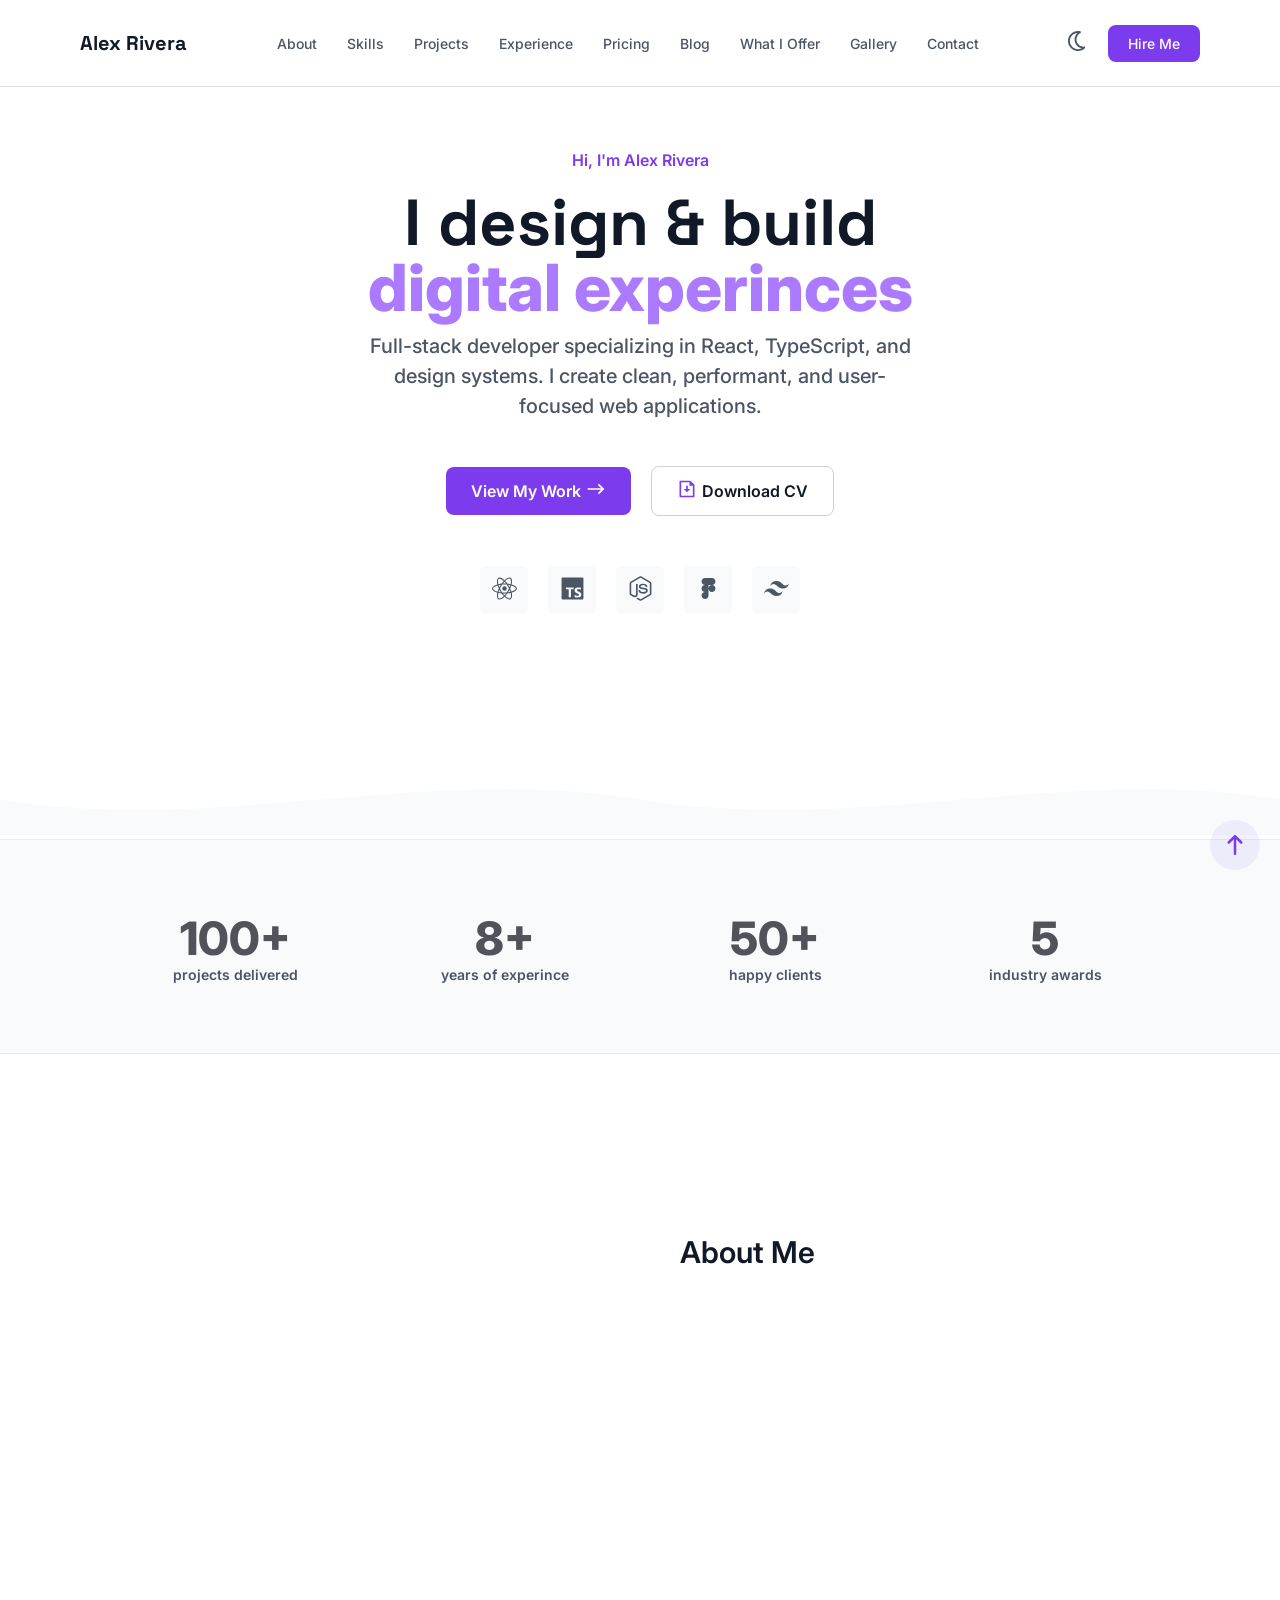
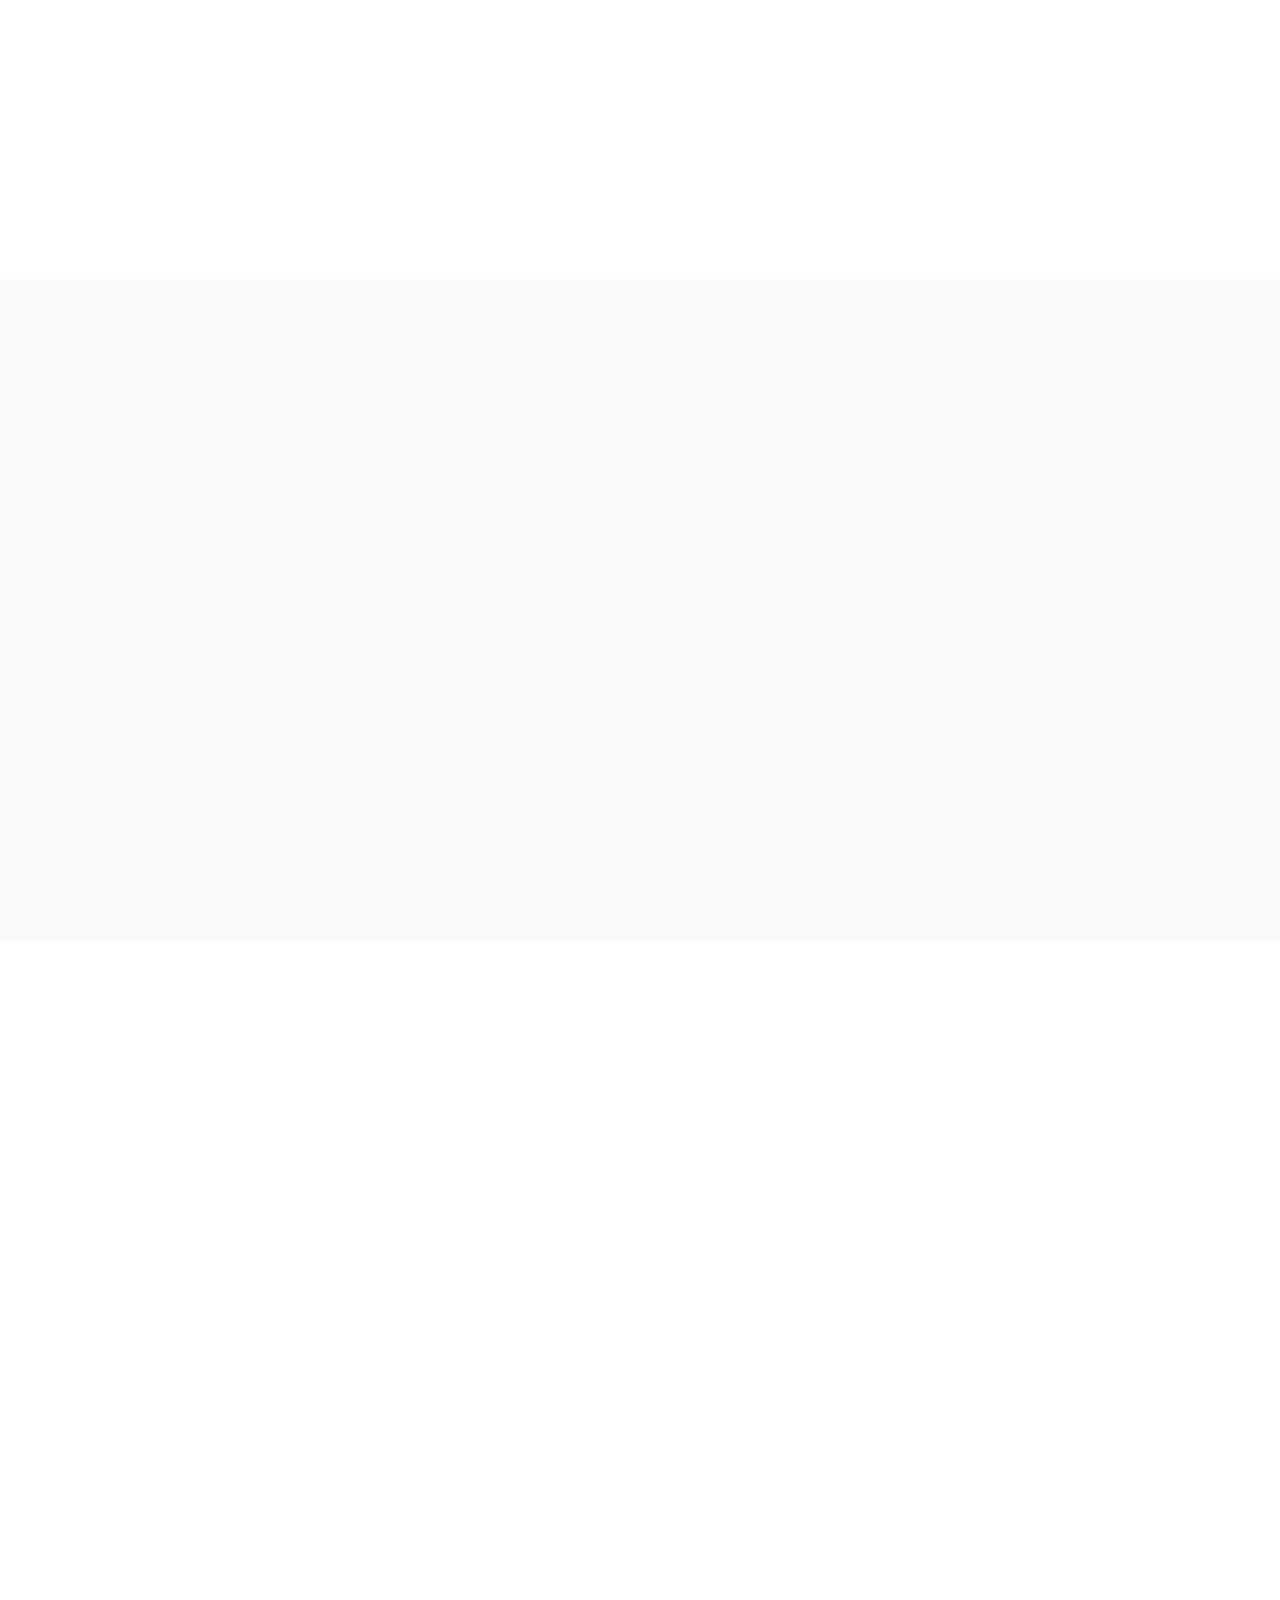
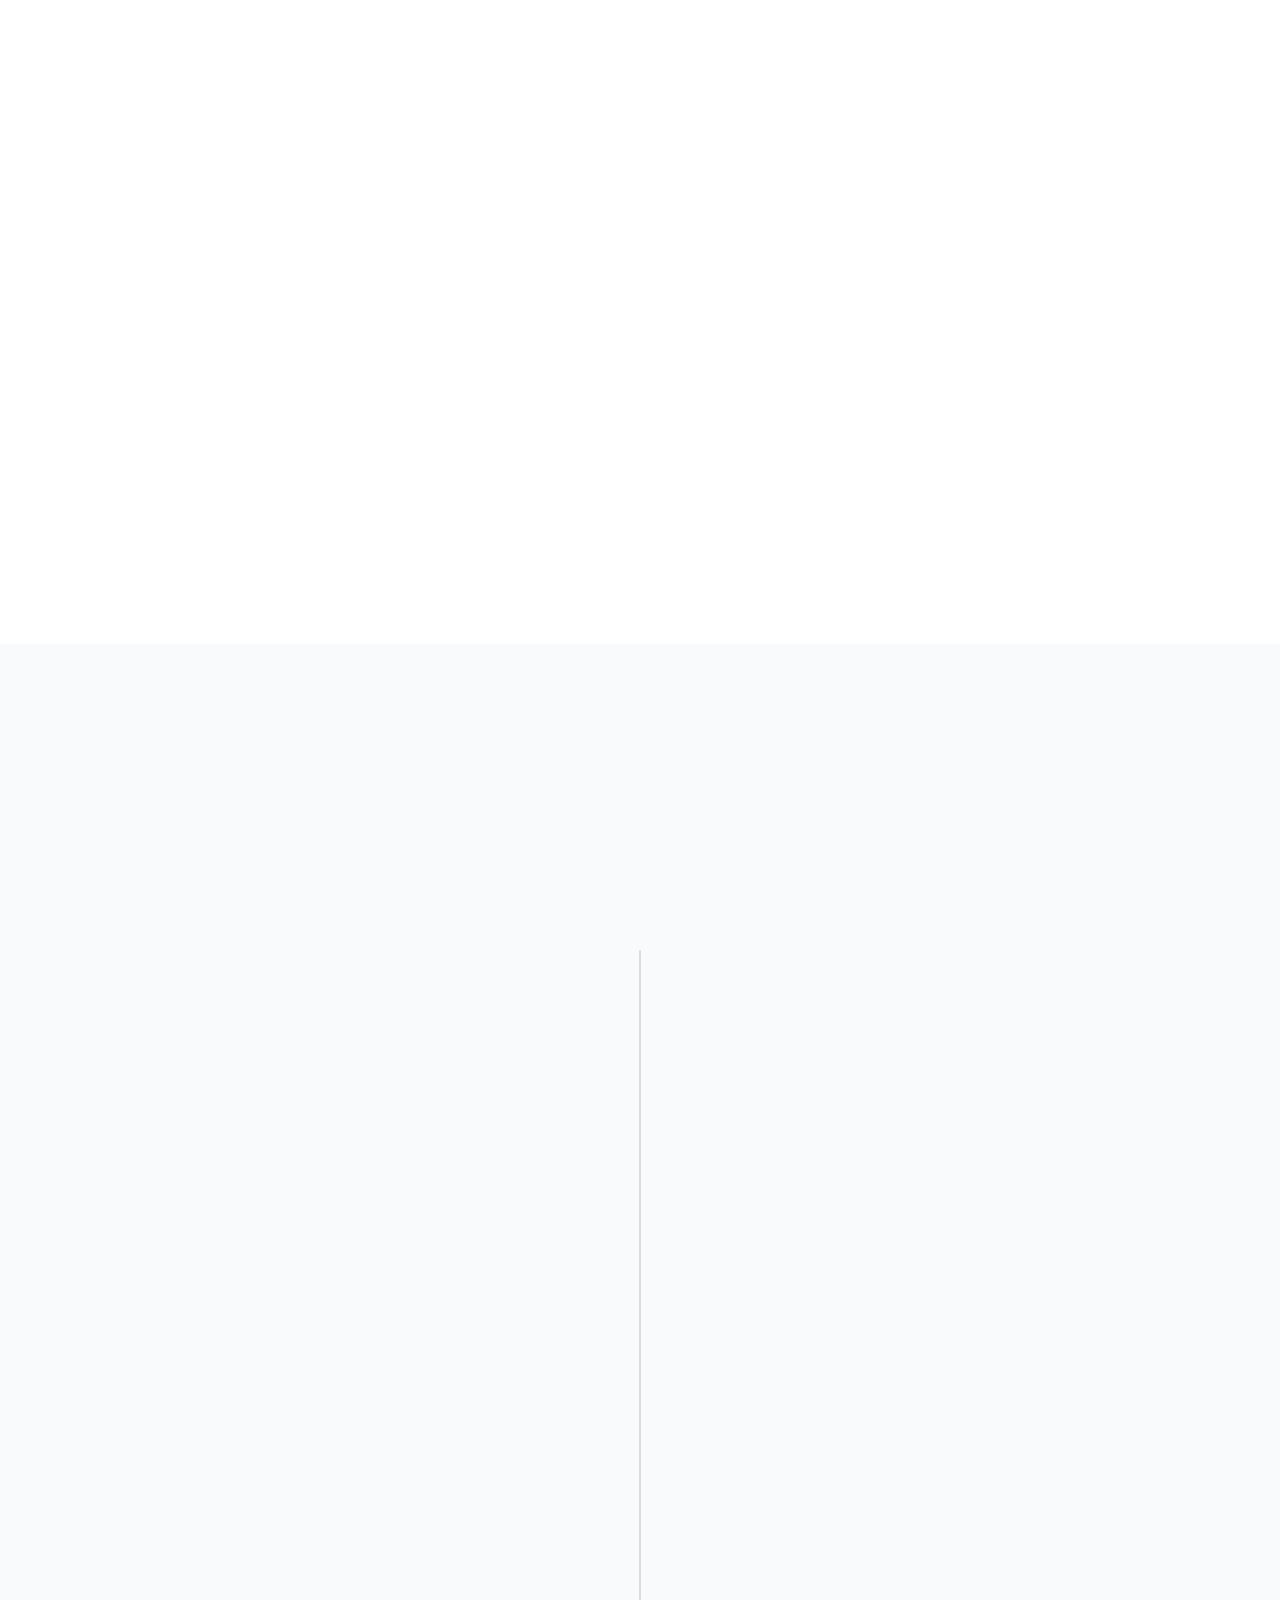
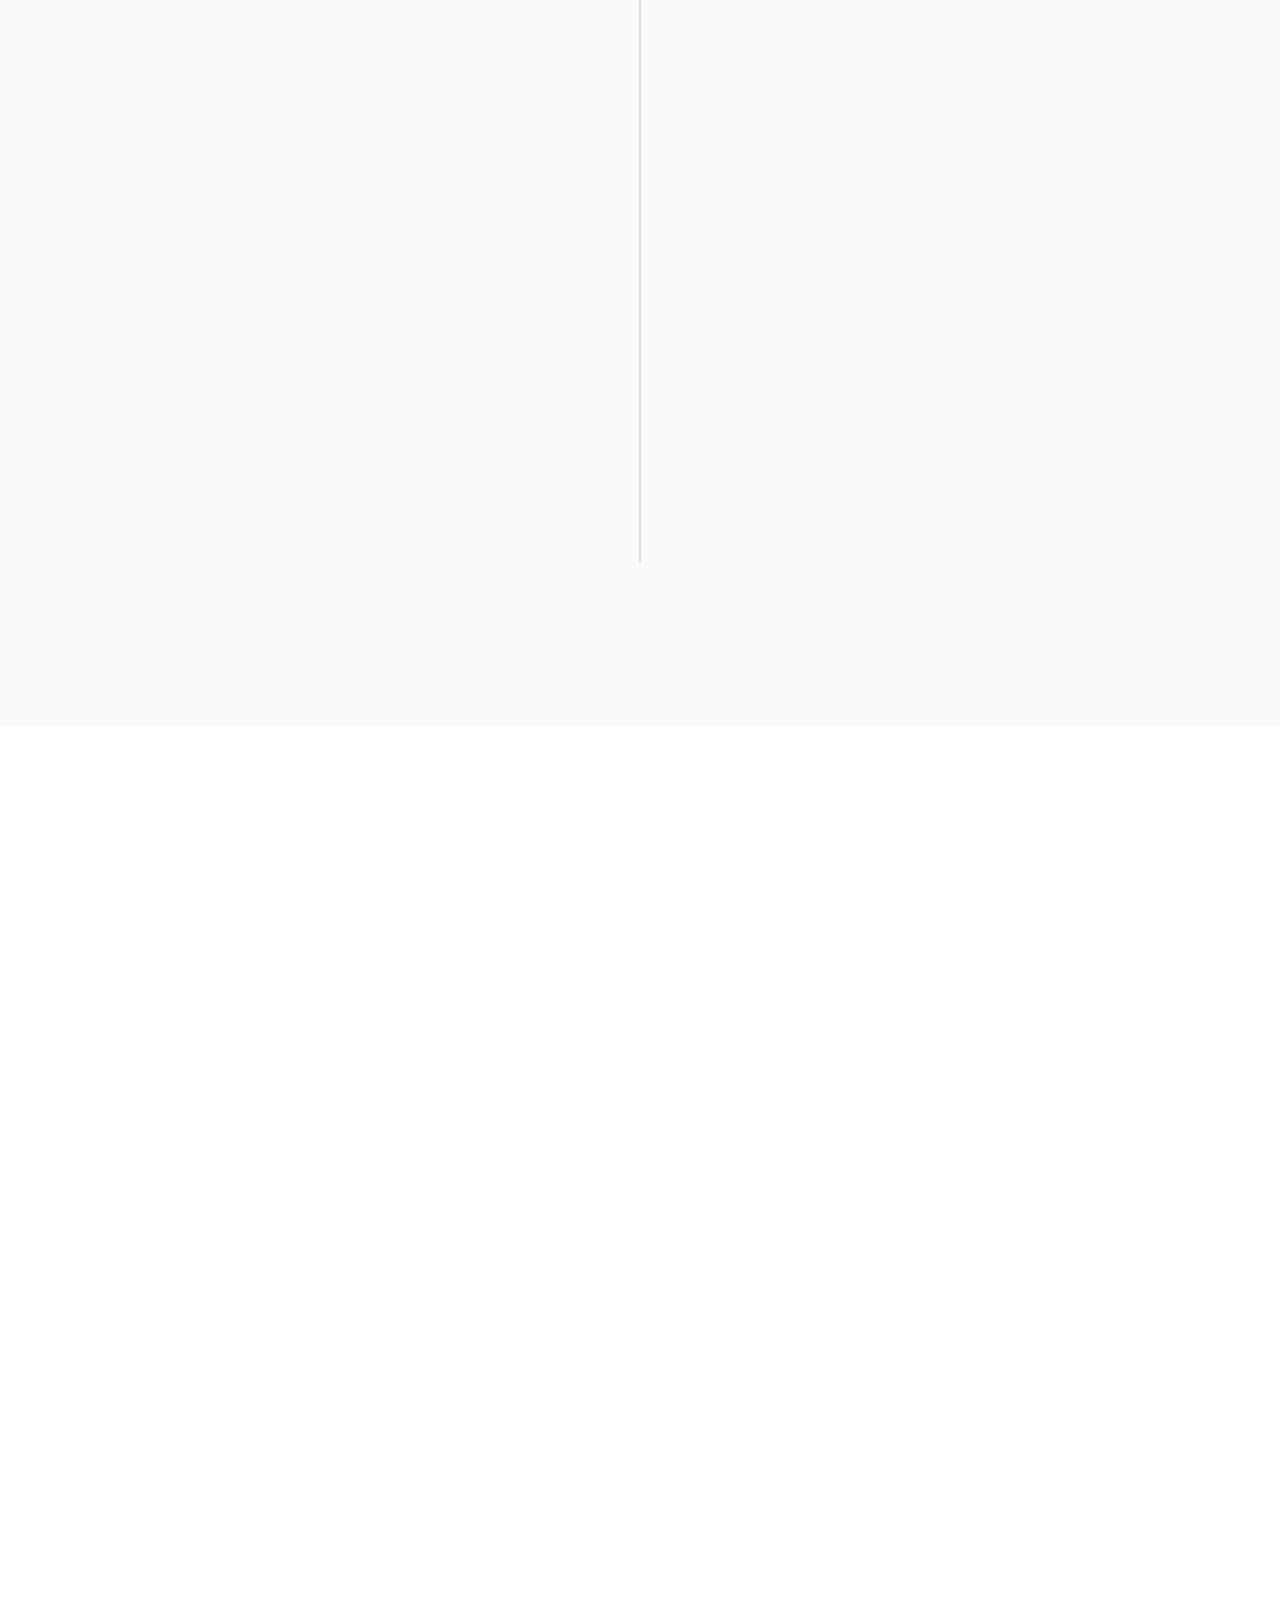
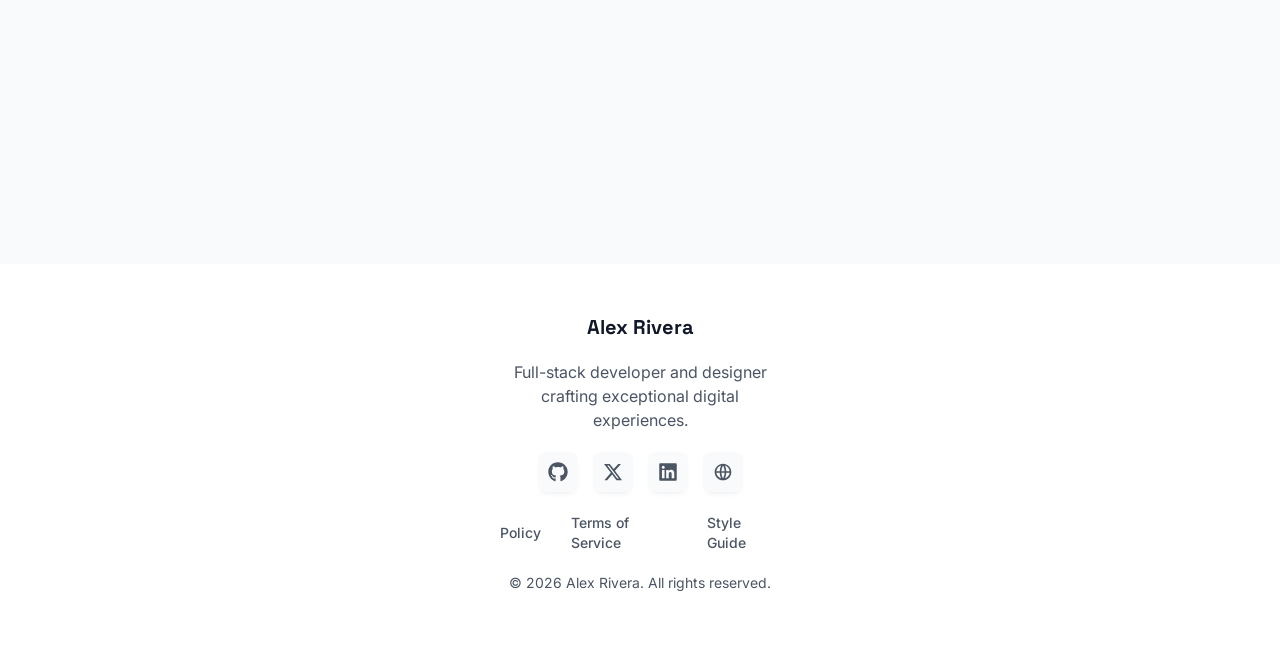
<file: index.html>
<!DOCTYPE html>
<html lang="en">

<head>
    <meta charset="UTF-8">
    <meta name="viewport" content="width=device-width, initial-scale=1.0">
    <link rel="preconnect" href="https://fonts.googleapis.com">
    <link rel="preconnect" href="https://fonts.gstatic.com" crossorigin>
    <link
        href="https://fonts.googleapis.com/css2?family=Inter:ital,opsz,wght@0,14..32,100..900;1,14..32,100..900&display=swap"
        rel="stylesheet">

    <link rel="preconnect" href="https://fonts.googleapis.com">
    <link rel="preconnect" href="https://fonts.gstatic.com" crossorigin>
    <link href="https://fonts.googleapis.com/css2?family=Space+Grotesk:wght@300..700&display=swap" rel="stylesheet">

    <!-- layout -->
    <link rel="stylesheet" href="./CSS/layout.css">

    <!-- main -->
    <link rel="stylesheet" href="./CSS/main.css">

    <!-- home -->
    <link rel="stylesheet" href="./CSS/style.css">

    <!-- AOS JS -->
    <link href="https://unpkg.com/aos@2.3.1/dist/aos.css" rel="stylesheet">

    <title>Alex Rivera</title>
</head>

<body>
    <!-- header-section -->
    <div class="header">
        <a href="#" class="nav-brand">Alex Rivera</a>

        <nav class="navbar" id="navbar-menu">
            <div class="overlay">
                <ul class="nav-menu">
                    <li><a href="about.html">About</a></li>
                    <li><a href="#skills">Skills</a></li>
                    <li><a href="#projects">Projects</a></li>
                    <li><a href="#experience">Experience</a></li>
                    <li><a href="pricing.html">Pricing</a></li>
                    <li><a href="blog.html">Blog</a></li>
                    <li><a href="service.html">What I Offer</a></li>
                    <li><a href="gallery.html">Gallery</a></li>
                    <li><a href="contact.html">Contact</a></li>
                </ul>
                <span><a href="index.html #hire me" class="cta-btn">Hire Me</a></span>
            </div>
        </nav>

        <div class="theme-col">
            <div class="background-theme">
                <span><svg fill="currentcolor" xmlns="http://www.w3.org/2000/svg" viewBox="0 0 512 512">
                        <path
                            d="M239.3 48.7c-107.1 8.5-191.3 98.1-191.3 207.3 0 114.9 93.1 208 208 208 33.3 0 64.7-7.8 92.6-21.7-103.4-23.4-180.6-115.8-180.6-226.3 0-65.8 27.4-125.1 71.3-167.3zM0 256c0-141.4 114.6-256 256-256 19.4 0 38.4 2.2 56.7 6.3 9.9 2.2 17.3 10.5 18.5 20.5s-4 19.8-13.1 24.4c-60.6 30.2-102.1 92.7-102.1 164.8 0 101.6 82.4 184 184 184 5 0 9.9-.2 14.8-.6 10.1-.8 19.6 4.8 23.8 14.1s2 20.1-5.3 27.1C387.3 484.8 324.8 512 256 512 114.6 512 0 397.4 0 256z" />
                    </svg></span>
            </div>

            <span><a href="index.html #hire me" class="cta-btn">Hire Me</a></span>

            <!-- navigation-btn -->
            <!-- checkbox -->
            <input type="checkbox" id="nav-toggle" class="nav-toggle">
            <!-- toggle-btn -->
            <label for="nav-toggle" class="nav-toggle-btn" id="menu-btn">
                <span></span>
                <span></span>
                <span></span>
            </label>
            <!-- end -->
        </div>

    </div>
    <!-- end -->

    <!-- back-to-top -->
    <div class="back-to-top" id="back-to-top">
        <a href="" class="arrow-up"><svg fill="currentcolor" xmlns="http://www.w3.org/2000/svg" viewBox="0 0 384 512">
                <path
                    d="M214.6 9.4c-12.5-12.5-32.8-12.5-45.3 0l-160 160c-12.5 12.5-12.5 32.8 0 45.3s32.8 12.5 45.3 0L160 109.3 160 480c0 17.7 14.3 32 32 32s32-14.3 32-32l0-370.7 105.4 105.4c12.5 12.5 32.8 12.5 45.3 0s12.5-32.8 0-45.3l-160-160z" />
            </svg></a>
    </div>
    <!-- end -->

    <!-- hero-section -->
    <seection class="hero-background" id="home">
        <div class="hero-content">
            <em>Hi, I'm Alex Rivera</em>
            <h1>I design & build <br> <span class="fade-text">digital experinces</span></h1>
            <p>Full-stack developer specializing in React, TypeScript, and design systems. I create clean,
                performant,
                and user-focused web applications.
            </p>

            <div class="button-col">
                <button>
                    <a href="" class="cta-btn">
                        view my work <span><svg xmlns="http://www.w3.org/2000/svg" viewBox="0 0 24 24"
                                fill="currentColor">
                                <path
                                    d="M1.99974 13.0001L1.9996 11.0002L18.1715 11.0002L14.2218 7.05044L15.636 5.63623L22 12.0002L15.636 18.3642L14.2218 16.9499L18.1716 13.0002L1.99974 13.0001Z">
                                </path>
                            </svg>
                        </span></a>
                </button>

                <button>
                    <a href="" class="btn">
                        <span><svg xmlns="http://www.w3.org/2000/svg" viewBox="0 0 24 24" fill="currentColor">
                                <path
                                    d="M13 12H16L12 16L8 12H11V8H13V12ZM15 4H5V20H19V8H15V4ZM3 2.9918C3 2.44405 3.44749 2 3.9985 2H16L20.9997 7L21 20.9925C21 21.5489 20.5551 22 20.0066 22H3.9934C3.44476 22 3 21.5447 3 21.0082V2.9918Z">
                                </path>
                            </svg>
                        </span>download CV</a>
                </button>
            </div>

            <div class="socials">
                <span><a href="#"><svg fill="currentcolor" xmlns="http://www.w3.org/2000/svg" viewBox="0 0 512 512">
                            <path
                                d="M418.2 177.2c-5.4-1.8-10.8-3.5-16.2-5.1 .9-3.7 1.7-7.4 2.5-11.1 12.3-59.6 4.2-107.5-23.1-123.3-26.3-15.1-69.2 .6-112.6 38.4-4.3 3.7-8.5 7.6-12.5 11.5-2.7-2.6-5.5-5.2-8.3-7.7-45.5-40.4-91.1-57.4-118.4-41.5-26.2 15.2-34 60.3-23 116.7 1.1 5.6 2.3 11.1 3.7 16.7-6.4 1.8-12.7 3.8-18.6 5.9-53.4 18.5-91.7 47.7-91.7 77.9 0 31.2 40.8 62.5 96.3 81.5 4.5 1.5 9 3 13.6 4.3-1.5 6-2.8 11.9-4 18-10.5 55.5-2.3 99.5 23.9 114.6 27 15.6 72.4-.4 116.6-39.1 3.5-3.1 7-6.3 10.5-9.7 4.4 4.3 9 8.4 13.6 12.4 42.8 36.8 85.1 51.7 111.2 36.6 27-15.6 35.8-62.9 24.4-120.5-.9-4.4-1.9-8.9-3-13.5 3.2-.9 6.3-1.9 9.4-2.9 57.7-19.1 99.5-50 99.5-81.7 0-30.3-39.4-59.7-93.8-78.4zM282.9 92.3c37.2-32.4 71.9-45.1 87.7-36 16.9 9.7 23.4 48.9 12.8 100.4-.7 3.4-1.4 6.7-2.3 10-22.2-5-44.7-8.6-67.3-10.6-13-18.6-27.2-36.4-42.6-53.1 3.9-3.7 7.7-7.2 11.7-10.7zM167.2 307.5c5.1 8.7 10.3 17.4 15.8 25.9-15.6-1.7-31.1-4.2-46.4-7.5 4.4-14.4 9.9-29.3 16.3-44.5 4.6 8.8 9.3 17.5 14.3 26.1zM136.9 187.2c14.4-3.2 29.7-5.8 45.6-7.8-5.3 8.3-10.5 16.8-15.4 25.4-4.9 8.5-9.7 17.2-14.2 26-6.3-14.9-11.6-29.5-16-43.6zm27.4 68.9c6.6-13.8 13.8-27.3 21.4-40.6s15.8-26.2 24.4-38.9c15-1.1 30.3-1.7 45.9-1.7s31 .6 45.9 1.7c8.5 12.6 16.6 25.5 24.3 38.7s14.9 26.7 21.7 40.4c-6.7 13.8-13.9 27.4-21.6 40.8-7.6 13.3-15.7 26.2-24.2 39-14.9 1.1-30.4 1.6-46.1 1.6s-30.9-.5-45.6-1.4c-8.7-12.7-16.9-25.7-24.6-39s-14.8-26.8-21.5-40.6zm180.6 51.2c5.1-8.8 9.9-17.7 14.6-26.7 6.4 14.5 12 29.2 16.9 44.3-15.5 3.5-31.2 6.2-47 8 5.4-8.4 10.5-17 15.5-25.6zm14.4-76.5c-4.7-8.8-9.5-17.6-14.5-26.2-4.9-8.5-10-16.9-15.3-25.2 16.1 2 31.5 4.7 45.9 8-4.6 14.8-10 29.2-16.1 43.4zM256.2 118.3c10.5 11.4 20.4 23.4 29.6 35.8-19.8-.9-39.7-.9-59.5 0 9.8-12.9 19.9-24.9 29.9-35.8zM140.2 57c16.8-9.8 54.1 4.2 93.4 39 2.5 2.2 5 4.6 7.6 7-15.5 16.7-29.8 34.5-42.9 53.1-22.6 2-45 5.5-67.2 10.4-1.3-5.1-2.4-10.3-3.5-15.5-9.4-48.4-3.2-84.9 12.6-94zM115.7 320.6c-4.2-1.2-8.3-2.5-12.4-3.9-21.3-6.7-45.5-17.3-63-31.2-10.1-7-16.9-17.8-18.8-29.9 0-18.3 31.6-41.7 77.2-57.6 5.7-2 11.5-3.8 17.3-5.5 6.8 21.7 15 43 24.5 63.6-9.6 20.9-17.9 42.5-24.8 64.5zm116.6 98c-16.5 15.1-35.6 27.1-56.4 35.3-11.1 5.3-23.9 5.8-35.3 1.3-15.9-9.2-22.5-44.5-13.5-92 1.1-5.6 2.3-11.2 3.7-16.7 22.4 4.8 45 8.1 67.9 9.8 13.2 18.7 27.7 36.6 43.2 53.4-3.2 3.1-6.4 6.1-9.6 8.9zm24.5-24.3c-10.2-11-20.4-23.2-30.3-36.3 9.6 .4 19.5 .6 29.5 .6 10.3 0 20.4-.2 30.4-.7-9.2 12.7-19.1 24.8-29.6 36.4zm130.7 30c-.9 12.2-6.9 23.6-16.5 31.3-15.9 9.2-49.8-2.8-86.4-34.2-4.2-3.6-8.4-7.5-12.7-11.5 15.3-16.9 29.4-34.8 42.2-53.6 22.9-1.9 45.7-5.4 68.2-10.5 1 4.1 1.9 8.2 2.7 12.2 4.9 21.6 5.7 44.1 2.5 66.3zm18.2-107.5c-2.8 .9-5.6 1.8-8.5 2.6-7-21.8-15.6-43.1-25.5-63.8 9.6-20.4 17.7-41.4 24.5-62.9 5.2 1.5 10.2 3.1 15 4.7 46.6 16 79.3 39.8 79.3 58 0 19.6-34.9 44.9-84.8 61.4zM256 301.8a45.8 45.8 0 1 0 0-91.6 45.8 45.8 0 1 0 0 91.6z" />
                        </svg></a></span>

                <span><a href="#"><svg fill="currentcolor" xmlns="http://www.w3.org/2000/svg" viewBox="0 0 448 512">
                            <path
                                d="M16.8 32l414.4 0c9.3 0 16.8 7.5 16.8 16.8l0 414.4c0 9.3-7.5 16.8-16.8 16.8L16.8 480C7.5 480 0 472.5 0 463.2L0 48.8C0 39.5 7.5 32 16.8 32zM249 270.3l0-36.7-159.4 0 0 36.7 56.9 0 0 163.6 45.3 0 0-163.6 57.2 0zm18.1 159.3c7.3 3.7 15.9 6.5 25.9 8.4s20.5 2.8 31.5 2.8c10.8 0 21-1 30.7-3.1s18.2-5.4 25.5-10.1 13.1-10.9 17.4-18.4 6.4-17 6.4-28.2c0-8.1-1.2-15.2-3.7-21.3s-5.9-11.5-10.5-16.3-10.1-9-16.5-12.8-13.7-7.3-21.7-10.7c-5.9-2.4-11.2-4.8-15.9-7.1s-8.7-4.6-11.9-7-5.8-4.9-7.6-7.5-2.7-5.7-2.7-9c0-3.1 .8-5.8 2.4-8.3s3.8-4.6 6.7-6.4 6.5-3.1 10.7-4.1 8.9-1.5 14.1-1.5c3.7 0 7.7 .3 11.9 .8s8.4 1.4 12.6 2.6 8.3 2.6 12.3 4.4 7.7 3.8 11 6.1l0-41.8c-6.8-2.6-14.3-4.5-22.4-5.8s-17.4-1.9-27.9-1.9c-10.7 0-20.8 1.1-30.4 3.4s-18 5.8-25.2 10.7-13 11-17.2 18.5-6.3 16.5-6.3 26.9c0 13.3 3.9 24.7 11.6 34.1s19.5 17.4 35.2 23.9c6.2 2.5 11.9 5 17.3 7.4s10 4.9 13.8 7.5 7 5.4 9.2 8.5 3.4 6.6 3.4 10.5c0 2.9-.7 5.6-2.1 8s-3.5 4.6-6.4 6.4-6.4 3.2-10.7 4.3-9.3 1.5-15 1.5c-9.7 0-19.4-1.7-28.9-5.1s-18.4-8.5-26.6-15.3l0 44.7z" />
                        </svg></a></span>

                <span><a href="#"><svg fill="currentcolor" xmlns="http://www.w3.org/2000/svg" viewBox="0 0 448 512">
                            <path
                                d="M224.5 508c-6.7 0-13.5-1.8-19.4-5.2l-61.7-36.5c-9.2-5.2-4.7-7-1.7-8 12.3-4.3 14.8-5.2 27.9-12.7 1.4-.8 3.2-.5 4.6 .4l47.4 28.1c1.7 1 4.1 1 5.7 0L412 367.5c1.7-1 2.8-3 2.8-5l0-213.2c0-2.1-1.1-4-2.9-5.1L227.3 37.7c-1.7-1-4-1-5.7 0L37.1 144.3c-1.8 1-2.9 3-2.9 5.1l0 213.1c0 2 1.1 4 2.9 4.9l50.6 29.2c27.5 13.7 44.3-2.4 44.3-18.7l0-210.4c0-3 2.4-5.3 5.4-5.3l23.4 0c2.9 0 5.4 2.3 5.4 5.3l0 210.5c0 36.6-20 57.6-54.7 57.6-10.7 0-19.1 0-42.5-11.6L20.6 396.1c-12-6.9-19.4-19.8-19.4-33.7l0-213.1c0-13.8 7.4-26.8 19.4-33.7L205.1 9c11.7-6.6 27.2-6.6 38.8 0L428.6 115.7c12 6.9 19.4 19.8 19.4 33.7l0 213.1c0 13.8-7.4 26.7-19.4 33.7L243.9 502.8c-5.9 3.4-12.6 5.2-19.4 5.2zM373.6 297.9c0-39.9-27-50.5-83.7-58-57.4-7.6-63.2-11.5-63.2-24.9 0-11.1 4.9-25.9 47.4-25.9 37.9 0 51.9 8.2 57.7 33.8 .5 2.4 2.7 4.2 5.2 4.2l24 0c1.5 0 2.9-.6 3.9-1.7s1.5-2.6 1.4-4.1c-3.7-44.1-33-64.6-92.2-64.6-52.7 0-84.1 22.2-84.1 59.5 0 40.4 31.3 51.6 81.8 56.6 60.5 5.9 65.2 14.8 65.2 26.7 0 20.6-16.6 29.4-55.5 29.4-48.9 0-59.6-12.3-63.2-36.6-.4-2.6-2.6-4.5-5.3-4.5l-23.9 0c-3 0-5.3 2.4-5.3 5.3 0 31.1 16.9 68.2 97.8 68.2 58.4-.1 92-23.2 92-63.4z" />
                        </svg></a></span>

                <span><a href="#"><svg fill="currentcolor" xmlns="http://www.w3.org/2000/svg" viewBox="0 0 24 24"
                            fill="currentColor">
                            <path
                                d="M5.33317 5.33333C5.33317 3.49238 6.82556 2 8.6665 2H11.9997H11.9998H15.333C17.174 2 18.6663 3.49238 18.6663 5.33333C18.6663 7.17428 17.174 8.66667 15.333 8.66667H11.9998H11.9997L11.9997 12L11.9997 15.3333V18.6667C11.9997 20.5076 10.5073 22 8.66634 22C6.82539 22 5.33301 20.5076 5.33301 18.6667C5.33301 16.8257 6.82539 15.3333 8.66634 15.3333C6.82539 15.3333 5.33301 13.841 5.33301 12C5.33301 10.1591 6.82539 8.66667 8.66634 8.66667H8.6665C6.82555 8.66667 5.33317 7.17428 5.33317 5.33333ZM11.9997 12C11.9997 13.841 13.4921 15.3333 15.333 15.3333C17.174 15.3333 18.6663 13.841 18.6663 12C18.6663 10.1591 17.174 8.66667 15.333 8.66667C13.4921 8.66667 11.9997 10.1591 11.9997 12Z">
                            </path>
                        </svg></a></span>

                <span><a href="#"><svg fill="currentcolor" xmlns="http://www.w3.org/2000/svg" viewBox="0 0 640 512">
                            <path
                                d="M320 64c-85.3 0-138.7 42.7-160 128 32-42.7 69.3-58.7 112-48 24.3 6.1 41.7 23.8 61 43.3 31.4 31.8 67.7 68.7 147 68.7 85.3 0 138.7-42.7 160-128-32 42.7-69.3 58.7-112 48-24.3-6.1-41.7-23.8-61-43.3-31.4-31.8-67.7-68.7-147-68.7zM160 256c-85.3 0-138.7 42.7-160 128 32-42.7 69.3-58.7 112-48 24.3 6.1 41.7 23.8 61 43.3 31.4 31.8 67.7 68.7 147 68.7 85.3 0 138.7-42.7 160-128-32 42.7-69.3 58.7-112 48-24.3-6.1-41.7-23.8-61-43.3-31.4-31.8-67.7-68.7-147-68.7z" />
                        </svg></a></span>
            </div>
        </div>
    </seection>
    <!-- end -->

    <!-- stats-section -->
    <section class="stats-section">

        <div class="path">
            <span><svg viewBox="0 0 1440 80" fill="none" xmlns="http://www.w3.org/2000/svg" class="w-full"
                    preserveAspectRatio="none">
                    <path d="M0 40C240 80 480 0 720 40C960 80 1200 0 1440 40V80H0V40Z" fill="currentColor"></path>
                </svg></span>
        </div>
        <div class="stats-row">
            <div class="stats-count">
                <h2>100+</h2>
                <p>projects delivered</p>
            </div>
            <div class="stats-count">
                <h2>8+</h2>
                <p>years of experince</p>
            </div>
            <div class="stats-count">
                <h2>50+</h2>
                <p>happy clients</p>
            </div>
            <div class="stats-count">
                <h2>5</h2>
                <p>industry awards</p>
            </div>
        </div>
    </section>
    <!-- end -->

    <!-- about-section -->
    <section class="about-section">
        <div class="about-row">
            <div class="about-col" data-aos="fade-up" data-aos-easing="linear" data-aos-duration="1500">
                <div class="avatar">
                    <img src="./images/photo-1507003211169-0a1dd7228f2d.jpg" alt="">
                </div>
            </div>
            <div class="about-col">
                <h2>about me</h2>

                <div data-aos="fade-up" data-aos-easing="linear" data-aos-duration="1700">
                    <p>I'm a full-stack developer and designer with
                        over 8 years of experience building digital products
                        that people love.
                        Based in San Francisco, I specialize in creating clean, performant web applications using modern
                        technologies.</p>

                    <p>My journey started with a fascination for the intersection of design and technology. Today, I
                        bring
                        that same curiosity
                        to every project, whether it's crafting pixel-perfect interfaces, architecting scalable
                        backends, or
                        designing intuitive
                        user experiences.</p>

                    <p>When I'm not coding, you'll find me contributing to open-source projects, mentoring aspiring
                        developers, or exploring
                        the latest design trends.</p>
                </div>

                <div class="about-stats-row" data-aos="fade-up" data-aos-easing="linear" data-aos-duration="1800">
                    <span class="stats-count">
                        <h2>8+</h2>
                        <p>years of experince</p>
                    </span>
                    <span class="stats-count">
                        <h2>50+</h2>
                        <p>projects completed</p>
                    </span>
                    <span class="stats-count">
                        <h2>30+</h2>
                        <p>happy clients</p>
                    </span>
                </div>

                <button data-aos="fade-up" data-aos-easing="linear" data-aos-duration="1800"><a href="" class="btn">
                        <span><svg xmlns="http://www.w3.org/2000/svg" viewBox="0 0 24 24" fill="currentColor">
                                <path
                                    d="M13 12H16L12 16L8 12H11V8H13V12ZM15 4H5V20H19V8H15V4ZM3 2.9918C3 2.44405 3.44749 2 3.9985 2H16L20.9997 7L21 20.9925C21 21.5489 20.5551 22 20.0066 22H3.9934C3.44476 22 3 21.5447 3 21.0082V2.9918Z">
                                </path>
                            </svg></span>download resume</a></button>
            </div>
        </div>
    </section>
    <!-- end -->

    <!-- expertise-section -->
    <section class="expertise-section" id="skills">
        <div class="heading" data-aos="fade-up" data-aos-easing="linear" data-aos-duration="1500">
            <em>Skills</em>
            <h2>My Expertise</h2>
            <p>A versatile skill set spanning frontend development, backend engineering, and design.</p>
        </div>

        <div class="expertise-row">
            <div class="expertise-card" data-aos="fade-up" data-aos-duration="1600">
                <span><a href="#" class="expertise-icon"><svg fill="currentcolor" xmlns="http://www.w3.org/2000/svg"
                            viewBox="0 0 576 512">
                            <path
                                d="M360.8 1.2c-17-4.9-34.7 5-39.6 22l-128 448c-4.9 17 5 34.7 22 39.6s34.7-5 39.6-22l128-448c4.9-17-5-34.7-22-39.6zm64.6 136.1c-12.5 12.5-12.5 32.8 0 45.3l73.4 73.4-73.4 73.4c-12.5 12.5-12.5 32.8 0 45.3s32.8 12.5 45.3 0l96-96c12.5-12.5 12.5-32.8 0-45.3l-96-96c-12.5-12.5-32.8-12.5-45.3 0zm-274.7 0c-12.5-12.5-32.8-12.5-45.3 0l-96 96c-12.5 12.5-12.5 32.8 0 45.3l96 96c12.5 12.5 32.8 12.5 45.3 0s12.5-32.8 0-45.3L77.3 256 150.6 182.6c12.5-12.5 12.5-32.8 0-45.3z" />
                        </svg></a></span>

                <h2>frontend</h2>

                <div class="courses">
                    <span>React</span>
                    <span>TypeScript</span>
                    <span>Next.js</span>
                    <span>Tailwind.CSS</span>
                    <span>Vue.js</span>
                </div>
            </div>

            <div class="expertise-card" data-aos="fade-up"  data-aos-duration="1600">
                <span><a href="#" class="expertise-icon"><svg fill="currentcolor" xmlns="http://www.w3.org/2000/svg"
                            viewBox="0 0 448 512">
                            <path
                                d="M64 32C28.7 32 0 60.7 0 96l0 64c0 35.3 28.7 64 64 64l320 0c35.3 0 64-28.7 64-64l0-64c0-35.3-28.7-64-64-64L64 32zm216 72a24 24 0 1 1 0 48 24 24 0 1 1 0-48zm56 24a24 24 0 1 1 48 0 24 24 0 1 1 -48 0zM64 288c-35.3 0-64 28.7-64 64l0 64c0 35.3 28.7 64 64 64l320 0c35.3 0 64-28.7 64-64l0-64c0-35.3-28.7-64-64-64L64 288zm216 72a24 24 0 1 1 0 48 24 24 0 1 1 0-48zm56 24a24 24 0 1 1 48 0 24 24 0 1 1 -48 0z" />
                        </svg></a></span>

                <h2>backend</h2>

                <div class="courses">
                    <span>Node.js</span>
                    <span>Python</span>
                    <span>PostgreSQL</span>
                    <span>Redis</span>
                    <span>GraphQL</span>
                </div>
            </div>

            <div class="expertise-card" data-aos="fade-up" data-aos-duration="1600">
                <span><a href="#" class="expertise-icon"><svg fill="currentcolor" xmlns="http://www.w3.org/2000/svg"
                            viewBox="0 0 512 512">
                            <path
                                d="M0 48C0 21.5 21.5 0 48 0l96 0c26.5 0 48 21.5 48 48l0 368c0 53-43 96-96 96S0 469 0 416L0 48zM240 409.6l0-271.5 48.1-48.1c18.7-18.7 49.1-18.7 67.9 0l67.9 67.9c18.7 18.7 18.7 49.1 0 67.9L240 409.6zM205.5 512l192-192 66.6 0c26.5 0 48 21.5 48 48l0 96c0 26.5-21.5 48-48 48l-258.5 0zM80 64c-8.8 0-16 7.2-16 16l0 32c0 8.8 7.2 16 16 16l32 0c8.8 0 16-7.2 16-16l0-32c0-8.8-7.2-16-16-16L80 64zM64 208l0 32c0 8.8 7.2 16 16 16l32 0c8.8 0 16-7.2 16-16l0-32c0-8.8-7.2-16-16-16l-32 0c-8.8 0-16 7.2-16 16zM96 440a24 24 0 1 0 0-48 24 24 0 1 0 0 48z" />
                        </svg></a></span>

                <h2>Design</h2>

                <div class="courses">
                    <span>Figma</span>
                    <span>Adobe XD</span>
                    <span>UI/UX</span>
                    <span>Design Systems</span>
                    <span>Prototyping</span>
                </div>
            </div>
        </div>
    </section>
    <!-- end -->

    <!-- projects-section -->
    <section class="projects" id="projects">
        <div class="heading" data-aos="fade-up" data-aos-duration="1500">
            <em>Projects</em>
            <h2>Featured Work</h2>
            <p>A selection of projects that showcase my approach to design and development.</p>
        </div>

        <div class="project-row">
            <div class="project-card" data-aos="fade-up" data-aos-duration="1600">

                <div class="design">Web Application</div>

                <div class="project-img">
                    <img src="./images/project-1.jpg" alt="">
                </div>

                <div class="project-card-detials">
                    <h3>E-commerce Platform</h3>
                    <p>A full-featured online store with real-time inventory, payment processing, and an admin dashboard
                        for managing
                        products and orders.</p>

                    <div class="specialization">
                        <span>React</span>
                        <span>Node.js</span>
                        <span>Stripe</span>
                        <span>PostgreSQL</span>
                    </div>

                    <span><a href="#" class="btn">view project <span><svg xmlns="http://www.w3.org/2000/svg"
                                    viewBox="0 0 24 24" fill="currentColor">
                                    <path
                                        d="M1.99974 12.9999L1.9996 11L15.5858 11V5.58582L22 12L15.5858 18.4142V13L1.99974 12.9999Z">
                                    </path>
                                </svg></span></a></span>
                </div>
            </div>
            <div class="project-card" data-aos="fade-up" data-aos-duration="1600">

                <div class="design">UI/UX Design</div>

                <div class="project-img">
                    <img src="./images/project-2.jpg" alt="">
                </div>

                <div class="project-card-detials">
                    <h3>Design System</h3>
                    <p>A comprehensive component library and design system powering consistent user experiences across
                        multiple products.</p>

                    <div class="specialization">
                        <span>Figma</span>
                        <span>Storybook</span>
                        <span>React</span>
                        <span>Tokens</span>
                    </div>

                    <span><a href="#" class="btn">view project <span><svg xmlns="http://www.w3.org/2000/svg"
                                    viewBox="0 0 24 24" fill="currentColor">
                                    <path
                                        d="M1.99974 12.9999L1.9996 11L15.5858 11V5.58582L22 12L15.5858 18.4142V13L1.99974 12.9999Z">
                                    </path>
                                </svg></span></a></span>
                </div>
            </div>
            <div class="project-card" data-aos="fade-up" data-aos-duration="1600">

                <div class="design">Digital Visualization</div>

                <div class="project-img">
                    <img src="./images/project-3.jpg" alt="">
                </div>

                <div class="project-card-detials">
                    <h3>Analytics Dashboard</h3>
                    <p>An interactive dashboard for monitoring key business metrics with real-time data streaming and
                        customizable charts.</p>

                    <div class="specialization">
                        <span>Vue</span>
                        <span>D3.js</span>
                        <span>Websocket</span>
                        <span>Python</span>
                    </div>

                    <span><a href="#" class="btn">view project <span><svg xmlns="http://www.w3.org/2000/svg"
                                    viewBox="0 0 24 24" fill="currentColor">
                                    <path
                                        d="M1.99974 12.9999L1.9996 11L15.5858 11V5.58582L22 12L15.5858 18.4142V13L1.99974 12.9999Z">
                                    </path>
                                </svg></span></a></span>
                </div>
            </div>
            <div class="project-card" data-aos="fade-up" data-aos-duration="1600">
                <div class="design">Mobile Application</div>
                <div class="project-img">
                    <img src="./images/project-4.jpg" alt="">
                </div>

                <div class="project-card-detials">
                    <h3>Mobile Fitness App</h3>
                    <p>A cross-platform fitness tracking app with workout plans, progress analytics, and social features
                        for community
                        engagement.</p>

                    <div class="specialization">
                        <span>React Native</span>
                        <span>Firebase</span>
                        <span>TypeScript</span>
                        <span>Expo</span>
                    </div>

                    <span><a href="#" class="btn">view project <span><svg xmlns="http://www.w3.org/2000/svg"
                                    viewBox="0 0 24 24" fill="currentColor">
                                    <path
                                        d="M1.99974 12.9999L1.9996 11L15.5858 11V5.58582L22 12L15.5858 18.4142V13L1.99974 12.9999Z">
                                    </path>
                                </svg></span></a></span>
                </div>
            </div>
        </div>
    </section>
    <!-- end -->

    <!-- career-journey -->
    <section class="career-journey" id="experience">
        <div class="heading" data-aos="fade-up" data-aos-duration="1500">
            <em>Experience</em>
            <h2>Career Journey</h2>
            <p>A timeline of my professional growth and the companies I have contributed to.</p>
        </div>

        <div class="career-stage">
            <div class="card left" data-aos="fade-up" data-aos-duration="1600">
                <div class="contents">
                    <em>2022 - Present</em>
                    <h2>Senior Developer</h2>
                    <h3>TechCorp</h3>
                    <ul>
                        <li>
                            <svg class="mt-1 h-4 w-4 flex-shrink-0 text-accent-500" fill="none" viewBox="0 0 24 24"
                                stroke="currentColor">
                                <path stroke-linecap="round" stroke-linejoin="round" stroke-width="2"
                                    d="M5 13l4 4L19 7"></path>
                            </svg>

                            <span>Led a team of 6 developers building microservices architecture serving 2M+
                                users</span>
                        </li>

                        <li>
                            <svg class="mt-1 h-4 w-4 flex-shrink-0 text-accent-500" fill="none" viewBox="0 0 24 24"
                                stroke="currentColor">
                                <path stroke-linecap="round" stroke-linejoin="round" stroke-width="2"
                                    d="M5 13l4 4L19 7"></path>
                            </svg>
                            <span>Reduced page load times by 40% through performance optimization and code
                                splitting</span>
                        </li>

                        <li>
                            <svg class="mt-1 h-4 w-4 flex-shrink-0 text-accent-500" fill="none" viewBox="0 0 24 24"
                                stroke="currentColor">
                                <path stroke-linecap="round" stroke-linejoin="round" stroke-width="2"
                                    d="M5 13l4 4L19 7"></path>
                            </svg>

                            <span>Established engineering best practices and mentored junior developers</span>

                        </li>
                    </ul>
                </div>
            </div>

            <div class="card right" data-aos="fade-up" data-aos-duration="1600">
                <div class="contents right">
                    <em>2020 - 2022</em>
                    <h2>Full-stack Developer</h2>
                    <h3>StartupXYZ</h3>

                    <ul>
                        <li>
                            <svg class="mt-1 h-4 w-4 flex-shrink-0 text-accent-500" fill="none" viewBox="0 0 24 24"
                                stroke="currentColor">
                                <path stroke-linecap="round" stroke-linejoin="round" stroke-width="2"
                                    d="M5 13l4 4L19 7"></path>
                            </svg>

                            <span>Built the core product from scratch using React, Node.js, and PostgreSQL</span>
                        </li>

                        <li>
                            <svg class="mt-1 h-4 w-4 flex-shrink-0 text-accent-500" fill="none" viewBox="0 0 24 24"
                                stroke="currentColor">
                                <path stroke-linecap="round" stroke-linejoin="round" stroke-width="2"
                                    d="M5 13l4 4L19 7"></path>
                            </svg>

                            <span>Implemented CI/CD pipelines reducing deployment time from hours to minutes</span>
                        </li>

                        <li>
                            <svg class="mt-1 h-4 w-4 flex-shrink-0 text-accent-500" fill="none" viewBox="0 0 24 24"
                                stroke="currentColor">
                                <path stroke-linecap="round" stroke-linejoin="round" stroke-width="2"
                                    d="M5 13l4 4L19 7"></path>
                            </svg>

                            <span>Collaborated directly with founders to shape product strategy and roadmap</span>
                        </li>
                    </ul>
                </div>
            </div>

            <div class="card left" data-aos="fade-up" data-aos-duration="1600">
                <div class="contents">
                    <em>2018 - 2020</em>
                    <h2>Frontend Developer</h2>
                    <h3>DesignStudio</h3>
                    <ul>
                        <li>
                            <svg class="mt-1 h-4 w-4 flex-shrink-0 text-accent-500" fill="none" viewBox="0 0 24 24"
                                stroke="currentColor">
                                <path stroke-linecap="round" stroke-linejoin="round" stroke-width="2"
                                    d="M5 13l4 4L19 7"></path>
                            </svg>

                            <span>Developed responsive web applications for clients across healthcare and fintech</span>
                        </li>

                        <li>
                            <svg class="mt-1 h-4 w-4 flex-shrink-0 text-accent-500" fill="none" viewBox="0 0 24 24"
                                stroke="currentColor">
                                <path stroke-linecap="round" stroke-linejoin="round" stroke-width="2"
                                    d="M5 13l4 4L19 7"></path>
                            </svg>

                            <span>Created reusable component libraries adopted across multiple client projects</span>
                        </li>

                        <li>
                            <svg class="mt-1 h-4 w-4 flex-shrink-0 text-accent-500" fill="none" viewBox="0 0 24 24"
                                stroke="currentColor">
                                <path stroke-linecap="round" stroke-linejoin="round" stroke-width="2"
                                    d="M5 13l4 4L19 7"></path>
                            </svg>

                            <span>Introduced automated testing practices increasing code coverage to 85%</span>
                        </li>
                    </ul>
                </div>
            </div>

            <div class="card right" data-aos="fade-up" data-aos-duration="1600">
                <div class="contents right">
                    <em>2016 - 2018</em>
                    <h2>Junior Developer</h2>
                    <h3>WebAgency</h3>

                    <ul>
                        <li>
                            <svg class="mt-1 h-4 w-4 flex-shrink-0 text-accent-500" fill="none" viewBox="0 0 24 24"
                                stroke="currentColor">
                                <path stroke-linecap="round" stroke-linejoin="round" stroke-width="2"
                                    d="M5 13l4 4L19 7"></path>
                            </svg>

                            <span>Built and maintained client websites using modern JavaScript frameworks</span>
                        </li>

                        <li>
                            <svg class="mt-1 h-4 w-4 flex-shrink-0 text-accent-500" fill="none" viewBox="0 0 24 24"
                                stroke="currentColor">
                                <path stroke-linecap="round" stroke-linejoin="round" stroke-width="2"
                                    d="M5 13l4 4L19 7"></path>
                            </svg>

                            <span>Collaborated with designers to translate mockups into pixel-perfect interfaces</span>
                        </li>

                        <li>
                            <svg class="mt-1 h-4 w-4 flex-shrink-0 text-accent-500" fill="none" viewBox="0 0 24 24"
                                stroke="currentColor">
                                <path stroke-linecap="round" stroke-linejoin="round" stroke-width="2"
                                    d="M5 13l4 4L19 7"></path>
                            </svg>

                            <span>Gained experience with agile methodologies and cross-functional team workflows</span>
                        </li>
                    </ul>
                </div>
            </div>
        </div>
    </section>
    <!-- end -->

    <!-- feedback-section -->
    <section class="feedback-section">
        <div class="heading" data-aos="fade-up" data-aos-duration="1500">
            <em>Testimonials</em>
            <h2>What Clients Say</h2>
            <p>Feedback from people I have had the pleasure of working with.</p>
        </div>

        <div class="feedback-row" data-aos="fade-up" data-aos-duration="1600">
            <div class="feedback-card">
                <div class="svg-icons">
                    <span>
                        <svg fill="currentcolor" xmlns="http://www.w3.org/2000/svg" viewBox="0 0 576 512">
                            <path
                                d="M309.5-18.9c-4.1-8-12.4-13.1-21.4-13.1s-17.3 5.1-21.4 13.1L193.1 125.3 33.2 150.7c-8.9 1.4-16.3 7.7-19.1 16.3s-.5 18 5.8 24.4l114.4 114.5-25.2 159.9c-1.4 8.9 2.3 17.9 9.6 23.2s16.9 6.1 25 2L288.1 417.6 432.4 491c8 4.1 17.7 3.3 25-2s11-14.2 9.6-23.2L441.7 305.9 556.1 191.4c6.4-6.4 8.6-15.8 5.8-24.4s-10.1-14.9-19.1-16.3L383 125.3 309.5-18.9z" />
                        </svg>
                    </span>
                    <span>
                        <svg fill="currentcolor" xmlns="http://www.w3.org/2000/svg" viewBox="0 0 576 512">
                            <path
                                d="M309.5-18.9c-4.1-8-12.4-13.1-21.4-13.1s-17.3 5.1-21.4 13.1L193.1 125.3 33.2 150.7c-8.9 1.4-16.3 7.7-19.1 16.3s-.5 18 5.8 24.4l114.4 114.5-25.2 159.9c-1.4 8.9 2.3 17.9 9.6 23.2s16.9 6.1 25 2L288.1 417.6 432.4 491c8 4.1 17.7 3.3 25-2s11-14.2 9.6-23.2L441.7 305.9 556.1 191.4c6.4-6.4 8.6-15.8 5.8-24.4s-10.1-14.9-19.1-16.3L383 125.3 309.5-18.9z" />
                        </svg>
                    </span>
                    <span>
                        <svg fill="currentcolor" xmlns="http://www.w3.org/2000/svg" viewBox="0 0 576 512">
                            <path
                                d="M309.5-18.9c-4.1-8-12.4-13.1-21.4-13.1s-17.3 5.1-21.4 13.1L193.1 125.3 33.2 150.7c-8.9 1.4-16.3 7.7-19.1 16.3s-.5 18 5.8 24.4l114.4 114.5-25.2 159.9c-1.4 8.9 2.3 17.9 9.6 23.2s16.9 6.1 25 2L288.1 417.6 432.4 491c8 4.1 17.7 3.3 25-2s11-14.2 9.6-23.2L441.7 305.9 556.1 191.4c6.4-6.4 8.6-15.8 5.8-24.4s-10.1-14.9-19.1-16.3L383 125.3 309.5-18.9z" />
                        </svg>
                    </span>
                    <span>
                        <svg fill="currentcolor" xmlns="http://www.w3.org/2000/svg" viewBox="0 0 576 512">
                            <path
                                d="M309.5-18.9c-4.1-8-12.4-13.1-21.4-13.1s-17.3 5.1-21.4 13.1L193.1 125.3 33.2 150.7c-8.9 1.4-16.3 7.7-19.1 16.3s-.5 18 5.8 24.4l114.4 114.5-25.2 159.9c-1.4 8.9 2.3 17.9 9.6 23.2s16.9 6.1 25 2L288.1 417.6 432.4 491c8 4.1 17.7 3.3 25-2s11-14.2 9.6-23.2L441.7 305.9 556.1 191.4c6.4-6.4 8.6-15.8 5.8-24.4s-10.1-14.9-19.1-16.3L383 125.3 309.5-18.9z" />
                        </svg>
                    </span>
                    <span>
                        <svg fill="currentcolor" xmlns="http://www.w3.org/2000/svg" viewBox="0 0 576 512">
                            <path
                                d="M309.5-18.9c-4.1-8-12.4-13.1-21.4-13.1s-17.3 5.1-21.4 13.1L193.1 125.3 33.2 150.7c-8.9 1.4-16.3 7.7-19.1 16.3s-.5 18 5.8 24.4l114.4 114.5-25.2 159.9c-1.4 8.9 2.3 17.9 9.6 23.2s16.9 6.1 25 2L288.1 417.6 432.4 491c8 4.1 17.7 3.3 25-2s11-14.2 9.6-23.2L441.7 305.9 556.1 191.4c6.4-6.4 8.6-15.8 5.8-24.4s-10.1-14.9-19.1-16.3L383 125.3 309.5-18.9z" />
                        </svg>
                    </span>
                </div>

                <p>“Alex delivered an exceptional product that exceeded our expectations. His attention to detail and
                    ability to translate
                    complex requirements into elegant solutions is remarkable.”</p>

                <div class="feedback-card-footer">
                    <span class="footer-design">S</span>
                    <span>
                        <h3>Sarah Chen</h3>
                        <em>CEO, TechFlow</em>
                    </span>
                </div>
            </div>
            <div class="feedback-card">
                <div class="svg-icons">
                    <span>
                        <svg fill="currentcolor" xmlns="http://www.w3.org/2000/svg" viewBox="0 0 576 512">
                            <path
                                d="M309.5-18.9c-4.1-8-12.4-13.1-21.4-13.1s-17.3 5.1-21.4 13.1L193.1 125.3 33.2 150.7c-8.9 1.4-16.3 7.7-19.1 16.3s-.5 18 5.8 24.4l114.4 114.5-25.2 159.9c-1.4 8.9 2.3 17.9 9.6 23.2s16.9 6.1 25 2L288.1 417.6 432.4 491c8 4.1 17.7 3.3 25-2s11-14.2 9.6-23.2L441.7 305.9 556.1 191.4c6.4-6.4 8.6-15.8 5.8-24.4s-10.1-14.9-19.1-16.3L383 125.3 309.5-18.9z" />
                        </svg>
                    </span>
                    <span>
                        <svg fill="currentcolor" xmlns="http://www.w3.org/2000/svg" viewBox="0 0 576 512">
                            <path
                                d="M309.5-18.9c-4.1-8-12.4-13.1-21.4-13.1s-17.3 5.1-21.4 13.1L193.1 125.3 33.2 150.7c-8.9 1.4-16.3 7.7-19.1 16.3s-.5 18 5.8 24.4l114.4 114.5-25.2 159.9c-1.4 8.9 2.3 17.9 9.6 23.2s16.9 6.1 25 2L288.1 417.6 432.4 491c8 4.1 17.7 3.3 25-2s11-14.2 9.6-23.2L441.7 305.9 556.1 191.4c6.4-6.4 8.6-15.8 5.8-24.4s-10.1-14.9-19.1-16.3L383 125.3 309.5-18.9z" />
                        </svg>
                    </span>
                    <span>
                        <svg fill="currentcolor" xmlns="http://www.w3.org/2000/svg" viewBox="0 0 576 512">
                            <path
                                d="M309.5-18.9c-4.1-8-12.4-13.1-21.4-13.1s-17.3 5.1-21.4 13.1L193.1 125.3 33.2 150.7c-8.9 1.4-16.3 7.7-19.1 16.3s-.5 18 5.8 24.4l114.4 114.5-25.2 159.9c-1.4 8.9 2.3 17.9 9.6 23.2s16.9 6.1 25 2L288.1 417.6 432.4 491c8 4.1 17.7 3.3 25-2s11-14.2 9.6-23.2L441.7 305.9 556.1 191.4c6.4-6.4 8.6-15.8 5.8-24.4s-10.1-14.9-19.1-16.3L383 125.3 309.5-18.9z" />
                        </svg>
                    </span>
                    <span>
                        <svg fill="currentcolor" xmlns="http://www.w3.org/2000/svg" viewBox="0 0 576 512">
                            <path
                                d="M309.5-18.9c-4.1-8-12.4-13.1-21.4-13.1s-17.3 5.1-21.4 13.1L193.1 125.3 33.2 150.7c-8.9 1.4-16.3 7.7-19.1 16.3s-.5 18 5.8 24.4l114.4 114.5-25.2 159.9c-1.4 8.9 2.3 17.9 9.6 23.2s16.9 6.1 25 2L288.1 417.6 432.4 491c8 4.1 17.7 3.3 25-2s11-14.2 9.6-23.2L441.7 305.9 556.1 191.4c6.4-6.4 8.6-15.8 5.8-24.4s-10.1-14.9-19.1-16.3L383 125.3 309.5-18.9z" />
                        </svg>
                    </span>
                    <span>
                        <svg fill="currentcolor" xmlns="http://www.w3.org/2000/svg" viewBox="0 0 576 512">
                            <path
                                d="M309.5-18.9c-4.1-8-12.4-13.1-21.4-13.1s-17.3 5.1-21.4 13.1L193.1 125.3 33.2 150.7c-8.9 1.4-16.3 7.7-19.1 16.3s-.5 18 5.8 24.4l114.4 114.5-25.2 159.9c-1.4 8.9 2.3 17.9 9.6 23.2s16.9 6.1 25 2L288.1 417.6 432.4 491c8 4.1 17.7 3.3 25-2s11-14.2 9.6-23.2L441.7 305.9 556.1 191.4c6.4-6.4 8.6-15.8 5.8-24.4s-10.1-14.9-19.1-16.3L383 125.3 309.5-18.9z" />
                        </svg>
                    </span>
                </div>

                <p>“Working with Alex was a game-changer for our startup. He not only built a robust platform but also
                    helped us think
                    through the architecture for long-term scalability.”
                </p>

                <div class="feedback-card-footer">
                    <span class="footer-design">M</span>
                    <span>
                        <h3>Marcus Johnson</h3>
                        <em>CTO, Datasnyc</em>
                    </span>
                </div>
            </div>
            <div class="feedback-card">
                <div class="svg-icons">
                    <span>
                        <svg fill="currentcolor" xmlns="http://www.w3.org/2000/svg" viewBox="0 0 576 512">
                            <path
                                d="M309.5-18.9c-4.1-8-12.4-13.1-21.4-13.1s-17.3 5.1-21.4 13.1L193.1 125.3 33.2 150.7c-8.9 1.4-16.3 7.7-19.1 16.3s-.5 18 5.8 24.4l114.4 114.5-25.2 159.9c-1.4 8.9 2.3 17.9 9.6 23.2s16.9 6.1 25 2L288.1 417.6 432.4 491c8 4.1 17.7 3.3 25-2s11-14.2 9.6-23.2L441.7 305.9 556.1 191.4c6.4-6.4 8.6-15.8 5.8-24.4s-10.1-14.9-19.1-16.3L383 125.3 309.5-18.9z" />
                        </svg>
                    </span>
                    <span>
                        <svg fill="currentcolor" xmlns="http://www.w3.org/2000/svg" viewBox="0 0 576 512">
                            <path
                                d="M309.5-18.9c-4.1-8-12.4-13.1-21.4-13.1s-17.3 5.1-21.4 13.1L193.1 125.3 33.2 150.7c-8.9 1.4-16.3 7.7-19.1 16.3s-.5 18 5.8 24.4l114.4 114.5-25.2 159.9c-1.4 8.9 2.3 17.9 9.6 23.2s16.9 6.1 25 2L288.1 417.6 432.4 491c8 4.1 17.7 3.3 25-2s11-14.2 9.6-23.2L441.7 305.9 556.1 191.4c6.4-6.4 8.6-15.8 5.8-24.4s-10.1-14.9-19.1-16.3L383 125.3 309.5-18.9z" />
                        </svg>
                    </span>
                    <span>
                        <svg fill="currentcolor" xmlns="http://www.w3.org/2000/svg" viewBox="0 0 576 512">
                            <path
                                d="M309.5-18.9c-4.1-8-12.4-13.1-21.4-13.1s-17.3 5.1-21.4 13.1L193.1 125.3 33.2 150.7c-8.9 1.4-16.3 7.7-19.1 16.3s-.5 18 5.8 24.4l114.4 114.5-25.2 159.9c-1.4 8.9 2.3 17.9 9.6 23.2s16.9 6.1 25 2L288.1 417.6 432.4 491c8 4.1 17.7 3.3 25-2s11-14.2 9.6-23.2L441.7 305.9 556.1 191.4c6.4-6.4 8.6-15.8 5.8-24.4s-10.1-14.9-19.1-16.3L383 125.3 309.5-18.9z" />
                        </svg>
                    </span>
                    <span>
                        <svg fill="currentcolor" xmlns="http://www.w3.org/2000/svg" viewBox="0 0 576 512">
                            <path
                                d="M309.5-18.9c-4.1-8-12.4-13.1-21.4-13.1s-17.3 5.1-21.4 13.1L193.1 125.3 33.2 150.7c-8.9 1.4-16.3 7.7-19.1 16.3s-.5 18 5.8 24.4l114.4 114.5-25.2 159.9c-1.4 8.9 2.3 17.9 9.6 23.2s16.9 6.1 25 2L288.1 417.6 432.4 491c8 4.1 17.7 3.3 25-2s11-14.2 9.6-23.2L441.7 305.9 556.1 191.4c6.4-6.4 8.6-15.8 5.8-24.4s-10.1-14.9-19.1-16.3L383 125.3 309.5-18.9z" />
                        </svg>
                    </span>
                    <span>
                        <svg fill="currentcolor" xmlns="http://www.w3.org/2000/svg" viewBox="0 0 576 512">
                            <path
                                d="M309.5-18.9c-4.1-8-12.4-13.1-21.4-13.1s-17.3 5.1-21.4 13.1L193.1 125.3 33.2 150.7c-8.9 1.4-16.3 7.7-19.1 16.3s-.5 18 5.8 24.4l114.4 114.5-25.2 159.9c-1.4 8.9 2.3 17.9 9.6 23.2s16.9 6.1 25 2L288.1 417.6 432.4 491c8 4.1 17.7 3.3 25-2s11-14.2 9.6-23.2L441.7 305.9 556.1 191.4c6.4-6.4 8.6-15.8 5.8-24.4s-10.1-14.9-19.1-16.3L383 125.3 309.5-18.9z" />
                        </svg>
                    </span>
                </div>

                <p>“Alex combines technical expertise with genuine design sensibility. The result is always something
                    that looks beautiful
                    and works flawlessly under the hood.”</p>

                <div class="feedback-card-footer">
                    <span class="footer-design">E</span>
                    <span>
                        <h3>Emily Rodriguez</h3>
                        <em>Product Manager, Cloudbase</em>
                    </span>
                </div>
            </div>
            <div class="feedback-card">
                <div class="svg-icons">
                    <span>
                        <svg fill="currentcolor" xmlns="http://www.w3.org/2000/svg" viewBox="0 0 576 512">
                            <path
                                d="M309.5-18.9c-4.1-8-12.4-13.1-21.4-13.1s-17.3 5.1-21.4 13.1L193.1 125.3 33.2 150.7c-8.9 1.4-16.3 7.7-19.1 16.3s-.5 18 5.8 24.4l114.4 114.5-25.2 159.9c-1.4 8.9 2.3 17.9 9.6 23.2s16.9 6.1 25 2L288.1 417.6 432.4 491c8 4.1 17.7 3.3 25-2s11-14.2 9.6-23.2L441.7 305.9 556.1 191.4c6.4-6.4 8.6-15.8 5.8-24.4s-10.1-14.9-19.1-16.3L383 125.3 309.5-18.9z" />
                        </svg>
                    </span>
                    <span>
                        <svg fill="currentcolor" xmlns="http://www.w3.org/2000/svg" viewBox="0 0 576 512">
                            <path
                                d="M309.5-18.9c-4.1-8-12.4-13.1-21.4-13.1s-17.3 5.1-21.4 13.1L193.1 125.3 33.2 150.7c-8.9 1.4-16.3 7.7-19.1 16.3s-.5 18 5.8 24.4l114.4 114.5-25.2 159.9c-1.4 8.9 2.3 17.9 9.6 23.2s16.9 6.1 25 2L288.1 417.6 432.4 491c8 4.1 17.7 3.3 25-2s11-14.2 9.6-23.2L441.7 305.9 556.1 191.4c6.4-6.4 8.6-15.8 5.8-24.4s-10.1-14.9-19.1-16.3L383 125.3 309.5-18.9z" />
                        </svg>
                    </span>
                    <span>
                        <svg fill="currentcolor" xmlns="http://www.w3.org/2000/svg" viewBox="0 0 576 512">
                            <path
                                d="M309.5-18.9c-4.1-8-12.4-13.1-21.4-13.1s-17.3 5.1-21.4 13.1L193.1 125.3 33.2 150.7c-8.9 1.4-16.3 7.7-19.1 16.3s-.5 18 5.8 24.4l114.4 114.5-25.2 159.9c-1.4 8.9 2.3 17.9 9.6 23.2s16.9 6.1 25 2L288.1 417.6 432.4 491c8 4.1 17.7 3.3 25-2s11-14.2 9.6-23.2L441.7 305.9 556.1 191.4c6.4-6.4 8.6-15.8 5.8-24.4s-10.1-14.9-19.1-16.3L383 125.3 309.5-18.9z" />
                        </svg>
                    </span>
                    <span>
                        <svg fill="currentcolor" xmlns="http://www.w3.org/2000/svg" viewBox="0 0 576 512">
                            <path
                                d="M309.5-18.9c-4.1-8-12.4-13.1-21.4-13.1s-17.3 5.1-21.4 13.1L193.1 125.3 33.2 150.7c-8.9 1.4-16.3 7.7-19.1 16.3s-.5 18 5.8 24.4l114.4 114.5-25.2 159.9c-1.4 8.9 2.3 17.9 9.6 23.2s16.9 6.1 25 2L288.1 417.6 432.4 491c8 4.1 17.7 3.3 25-2s11-14.2 9.6-23.2L441.7 305.9 556.1 191.4c6.4-6.4 8.6-15.8 5.8-24.4s-10.1-14.9-19.1-16.3L383 125.3 309.5-18.9z" />
                        </svg>
                    </span>
                    <span>
                        <svg fill="currentcolor" xmlns="http://www.w3.org/2000/svg" viewBox="0 0 576 512">
                            <path
                                d="M309.5-18.9c-4.1-8-12.4-13.1-21.4-13.1s-17.3 5.1-21.4 13.1L193.1 125.3 33.2 150.7c-8.9 1.4-16.3 7.7-19.1 16.3s-.5 18 5.8 24.4l114.4 114.5-25.2 159.9c-1.4 8.9 2.3 17.9 9.6 23.2s16.9 6.1 25 2L288.1 417.6 432.4 491c8 4.1 17.7 3.3 25-2s11-14.2 9.6-23.2L441.7 305.9 556.1 191.4c6.4-6.4 8.6-15.8 5.8-24.4s-10.1-14.9-19.1-16.3L383 125.3 309.5-18.9z" />
                        </svg>
                    </span>
                </div>

                <p>“Alex redesigned our entire web platform and the results speak for themselves — 60% increase in user
                    engagement within a
                    month.”</p>

                <div class="feedback-card-footer">
                    <span class="footer-design">S</span>
                    <span>
                        <h3>Sophia Chen</h3>
                        <em>VP of Product, Nexus</em>
                    </span>
                </div>
            </div>
            <div class="feedback-card">
                <div class="svg-icons">
                    <span>
                        <svg fill="currentcolor" xmlns="http://www.w3.org/2000/svg" viewBox="0 0 576 512">
                            <path
                                d="M309.5-18.9c-4.1-8-12.4-13.1-21.4-13.1s-17.3 5.1-21.4 13.1L193.1 125.3 33.2 150.7c-8.9 1.4-16.3 7.7-19.1 16.3s-.5 18 5.8 24.4l114.4 114.5-25.2 159.9c-1.4 8.9 2.3 17.9 9.6 23.2s16.9 6.1 25 2L288.1 417.6 432.4 491c8 4.1 17.7 3.3 25-2s11-14.2 9.6-23.2L441.7 305.9 556.1 191.4c6.4-6.4 8.6-15.8 5.8-24.4s-10.1-14.9-19.1-16.3L383 125.3 309.5-18.9z" />
                        </svg>
                    </span>
                    <span>
                        <svg fill="currentcolor" xmlns="http://www.w3.org/2000/svg" viewBox="0 0 576 512">
                            <path
                                d="M309.5-18.9c-4.1-8-12.4-13.1-21.4-13.1s-17.3 5.1-21.4 13.1L193.1 125.3 33.2 150.7c-8.9 1.4-16.3 7.7-19.1 16.3s-.5 18 5.8 24.4l114.4 114.5-25.2 159.9c-1.4 8.9 2.3 17.9 9.6 23.2s16.9 6.1 25 2L288.1 417.6 432.4 491c8 4.1 17.7 3.3 25-2s11-14.2 9.6-23.2L441.7 305.9 556.1 191.4c6.4-6.4 8.6-15.8 5.8-24.4s-10.1-14.9-19.1-16.3L383 125.3 309.5-18.9z" />
                        </svg>
                    </span>
                    <span>
                        <svg fill="currentcolor" xmlns="http://www.w3.org/2000/svg" viewBox="0 0 576 512">
                            <path
                                d="M309.5-18.9c-4.1-8-12.4-13.1-21.4-13.1s-17.3 5.1-21.4 13.1L193.1 125.3 33.2 150.7c-8.9 1.4-16.3 7.7-19.1 16.3s-.5 18 5.8 24.4l114.4 114.5-25.2 159.9c-1.4 8.9 2.3 17.9 9.6 23.2s16.9 6.1 25 2L288.1 417.6 432.4 491c8 4.1 17.7 3.3 25-2s11-14.2 9.6-23.2L441.7 305.9 556.1 191.4c6.4-6.4 8.6-15.8 5.8-24.4s-10.1-14.9-19.1-16.3L383 125.3 309.5-18.9z" />
                        </svg>
                    </span>
                    <span>
                        <svg fill="currentcolor" xmlns="http://www.w3.org/2000/svg" viewBox="0 0 576 512">
                            <path
                                d="M309.5-18.9c-4.1-8-12.4-13.1-21.4-13.1s-17.3 5.1-21.4 13.1L193.1 125.3 33.2 150.7c-8.9 1.4-16.3 7.7-19.1 16.3s-.5 18 5.8 24.4l114.4 114.5-25.2 159.9c-1.4 8.9 2.3 17.9 9.6 23.2s16.9 6.1 25 2L288.1 417.6 432.4 491c8 4.1 17.7 3.3 25-2s11-14.2 9.6-23.2L441.7 305.9 556.1 191.4c6.4-6.4 8.6-15.8 5.8-24.4s-10.1-14.9-19.1-16.3L383 125.3 309.5-18.9z" />
                        </svg>
                    </span>
                    <span>
                        <svg fill="currentcolor" xmlns="http://www.w3.org/2000/svg" viewBox="0 0 576 512">
                            <path
                                d="M309.5-18.9c-4.1-8-12.4-13.1-21.4-13.1s-17.3 5.1-21.4 13.1L193.1 125.3 33.2 150.7c-8.9 1.4-16.3 7.7-19.1 16.3s-.5 18 5.8 24.4l114.4 114.5-25.2 159.9c-1.4 8.9 2.3 17.9 9.6 23.2s16.9 6.1 25 2L288.1 417.6 432.4 491c8 4.1 17.7 3.3 25-2s11-14.2 9.6-23.2L441.7 305.9 556.1 191.4c6.4-6.4 8.6-15.8 5.8-24.4s-10.1-14.9-19.1-16.3L383 125.3 309.5-18.9z" />
                        </svg>
                    </span>
                </div>

                <p>“Working with Alex was effortless. He understood our vision immediately and delivered a brand
                    identity that perfectly
                    represents us.”</p>

                <div class="feedback-card-footer">
                    <span class="footer-design">M</span>
                    <span>
                        <h3>Mark Thompson</h3>
                        <em>Founder, Altitude Co</em>
                    </span>
                </div>
            </div>
            <div class="feedback-card">
                <div class="svg-icons">
                    <span>
                        <svg fill="currentcolor" xmlns="http://www.w3.org/2000/svg" viewBox="0 0 576 512">
                            <path
                                d="M309.5-18.9c-4.1-8-12.4-13.1-21.4-13.1s-17.3 5.1-21.4 13.1L193.1 125.3 33.2 150.7c-8.9 1.4-16.3 7.7-19.1 16.3s-.5 18 5.8 24.4l114.4 114.5-25.2 159.9c-1.4 8.9 2.3 17.9 9.6 23.2s16.9 6.1 25 2L288.1 417.6 432.4 491c8 4.1 17.7 3.3 25-2s11-14.2 9.6-23.2L441.7 305.9 556.1 191.4c6.4-6.4 8.6-15.8 5.8-24.4s-10.1-14.9-19.1-16.3L383 125.3 309.5-18.9z" />
                        </svg>
                    </span>
                    <span>
                        <svg fill="currentcolor" xmlns="http://www.w3.org/2000/svg" viewBox="0 0 576 512">
                            <path
                                d="M309.5-18.9c-4.1-8-12.4-13.1-21.4-13.1s-17.3 5.1-21.4 13.1L193.1 125.3 33.2 150.7c-8.9 1.4-16.3 7.7-19.1 16.3s-.5 18 5.8 24.4l114.4 114.5-25.2 159.9c-1.4 8.9 2.3 17.9 9.6 23.2s16.9 6.1 25 2L288.1 417.6 432.4 491c8 4.1 17.7 3.3 25-2s11-14.2 9.6-23.2L441.7 305.9 556.1 191.4c6.4-6.4 8.6-15.8 5.8-24.4s-10.1-14.9-19.1-16.3L383 125.3 309.5-18.9z" />
                        </svg>
                    </span>
                    <span>
                        <svg fill="currentcolor" xmlns="http://www.w3.org/2000/svg" viewBox="0 0 576 512">
                            <path
                                d="M309.5-18.9c-4.1-8-12.4-13.1-21.4-13.1s-17.3 5.1-21.4 13.1L193.1 125.3 33.2 150.7c-8.9 1.4-16.3 7.7-19.1 16.3s-.5 18 5.8 24.4l114.4 114.5-25.2 159.9c-1.4 8.9 2.3 17.9 9.6 23.2s16.9 6.1 25 2L288.1 417.6 432.4 491c8 4.1 17.7 3.3 25-2s11-14.2 9.6-23.2L441.7 305.9 556.1 191.4c6.4-6.4 8.6-15.8 5.8-24.4s-10.1-14.9-19.1-16.3L383 125.3 309.5-18.9z" />
                        </svg>
                    </span>
                    <span>
                        <svg fill="currentcolor" xmlns="http://www.w3.org/2000/svg" viewBox="0 0 576 512">
                            <path
                                d="M309.5-18.9c-4.1-8-12.4-13.1-21.4-13.1s-17.3 5.1-21.4 13.1L193.1 125.3 33.2 150.7c-8.9 1.4-16.3 7.7-19.1 16.3s-.5 18 5.8 24.4l114.4 114.5-25.2 159.9c-1.4 8.9 2.3 17.9 9.6 23.2s16.9 6.1 25 2L288.1 417.6 432.4 491c8 4.1 17.7 3.3 25-2s11-14.2 9.6-23.2L441.7 305.9 556.1 191.4c6.4-6.4 8.6-15.8 5.8-24.4s-10.1-14.9-19.1-16.3L383 125.3 309.5-18.9z" />
                        </svg>
                    </span>
                    <span>
                        <svg fill="currentcolor" xmlns="http://www.w3.org/2000/svg" viewBox="0 0 576 512">
                            <path
                                d="M309.5-18.9c-4.1-8-12.4-13.1-21.4-13.1s-17.3 5.1-21.4 13.1L193.1 125.3 33.2 150.7c-8.9 1.4-16.3 7.7-19.1 16.3s-.5 18 5.8 24.4l114.4 114.5-25.2 159.9c-1.4 8.9 2.3 17.9 9.6 23.2s16.9 6.1 25 2L288.1 417.6 432.4 491c8 4.1 17.7 3.3 25-2s11-14.2 9.6-23.2L441.7 305.9 556.1 191.4c6.4-6.4 8.6-15.8 5.8-24.4s-10.1-14.9-19.1-16.3L383 125.3 309.5-18.9z" />
                        </svg>
                    </span>
                </div>

                <p>“The mobile app Alex designed for us won a design award. His attention to micro-interactions sets him
                    apart from other
                    designers.”</p>

                <div class="feedback-card-footer">
                    <span class="footer-design">P</span>
                    <span>
                        <h3>Priya Kapoor</h3>
                        <em>CTO, HealthTrack</em>
                    </span>
                </div>
            </div>
        </div>

    </section>
    <!-- end -->

    <!-- FAQ-section -->
    <section class="FAQ-section">
        <div class="heading" data-aos="fade-up" data-aos-duration="1500">
            <em>FAQ</em>
            <h2>Frequently Asked Questions</h2>
            <p>Find answers to common questions about my services, process, and availability.</p>
        </div>

        <div class="question-row">
            <div class="question-col" data-aos="fade-up" data-aos-duration="1600">
                <div class="FAQ">
                    <span class="h2">What is your availability for new projects?</span>
                    <span class="plus-icon"><svg fill="currentcolor" xmlns="http://www.w3.org/2000/svg"
                            viewBox="0 0 448 512">
                            <path
                                d="M256 64c0-17.7-14.3-32-32-32s-32 14.3-32 32l0 160-160 0c-17.7 0-32 14.3-32 32s14.3 32 32 32l160 0 0 160c0 17.7 14.3 32 32 32s32-14.3 32-32l0-160 160 0c17.7 0 32-14.3 32-32s-14.3-32-32-32l-160 0 0-160z" />
                        </svg></span>
                </div>

                <!-- <p>I typically take on 2-3 projects at a time to ensure dedicated attention. Current availability is 3-4 weeks out. For
                    urgent projects, I can sometimes accommodate tighter timelines — reach out to discuss.</p> -->
            </div>
            <div class="question-col" data-aos="fade-up" data-aos-duration="1600">
                <div class="FAQ">
                    <span class="h2">What does your process look like?</span>
                    <span class="plus-icon"><svg fill="currentcolor" xmlns="http://www.w3.org/2000/svg"
                            viewBox="0 0 448 512">
                            <path
                                d="M256 64c0-17.7-14.3-32-32-32s-32 14.3-32 32l0 160-160 0c-17.7 0-32 14.3-32 32s14.3 32 32 32l160 0 0 160c0 17.7 14.3 32 32 32s32-14.3 32-32l0-160 160 0c17.7 0 32-14.3 32-32s-14.3-32-32-32l-160 0 0-160z" />
                        </svg></span>
                </div>
                <!-- <p>I follow a structured 4-phase approach: Discovery (requirements and research), Design (wireframes and prototypes),
                Development (coding and testing), and Delivery (deployment and handoff). You're involved at every stage.</p> -->
            </div>
            <div class="question-col" data-aos="fade-up" data-aos-duration="1600">
                <div class="FAQ">
                    <span class="h2">How do you handle pricing?</span>
                    <span class="plus-icon"><svg fill="currentcolor" xmlns="http://www.w3.org/2000/svg"
                            viewBox="0 0 448 512">
                            <path
                                d="M256 64c0-17.7-14.3-32-32-32s-32 14.3-32 32l0 160-160 0c-17.7 0-32 14.3-32 32s14.3 32 32 32l160 0 0 160c0 17.7 14.3 32 32 32s32-14.3 32-32l0-160 160 0c17.7 0 32-14.3 32-32s-14.3-32-32-32l-160 0 0-160z" />
                        </svg></span>
                </div>
                <!-- <p>I offer project-based pricing tailored to scope and complexity. After our initial consultation, I provide a detailed
                proposal with clear deliverables, timeline, and cost breakdown. No hidden fees or surprises.</p> -->
            </div>
            <div class="question-col" data-aos="fade-up" data-aos-duration="1600">
                <div class="FAQ">
                    <span class="h2">What technologies do you work with?</span>
                    <span class="plus-icon"><svg fill="currentcolor" xmlns="http://www.w3.org/2000/svg"
                            viewBox="0 0 448 512">
                            <path
                                d="M256 64c0-17.7-14.3-32-32-32s-32 14.3-32 32l0 160-160 0c-17.7 0-32 14.3-32 32s14.3 32 32 32l160 0 0 160c0 17.7 14.3 32 32 32s32-14.3 32-32l0-160 160 0c17.7 0 32-14.3 32-32s-14.3-32-32-32l-160 0 0-160z" />
                        </svg></span>
                </div>
                <!-- <p>My core stack is React, TypeScript, Node.js, and Tailwind CSS. I also work with Next.js, Vue.js, PostgreSQL, and various
                cloud platforms. I choose the best tools for each project's specific needs.</p> -->
            </div>
            <div class="question-col" data-aos="fade-up" data-aos-duration="1600">
                <div class="FAQ">
                    <span class="h2">Do you offer ongoing maintenance?</span>
                    <span class="plus-icon"><svg fill="currentcolor" xmlns="http://www.w3.org/2000/svg"
                            viewBox="0 0 448 512">
                            <path
                                d="M256 64c0-17.7-14.3-32-32-32s-32 14.3-32 32l0 160-160 0c-17.7 0-32 14.3-32 32s14.3 32 32 32l160 0 0 160c0 17.7 14.3 32 32 32s32-14.3 32-32l0-160 160 0c17.7 0 32-14.3 32-32s-14.3-32-32-32l-160 0 0-160z" />
                        </svg></span>
                </div>
                <!-- <p>Yes, I offer monthly maintenance retainers that include bug fixes, security updates, performance monitoring, and feature
                enhancements. This ensures your project stays healthy and up-to-date long after launch.</p> -->
            </div>
        </div>
    </section>
    <!-- end -->

    <!-- work-section -->
    <section class="work-section" id="hire me">
        <div class="heading" data-aos="fade-up" data-aos-duration="1500">
            <h2>Let's Work Together</h2>
            <p class="typing">Have a project in mind or just want to chat? I'd love to hear from you. Send me a message
                and I'll get back to you
                within 24 hours.</p>
        </div>

        <form data-aos="fade-up" data-aos-duration="1600">
            <div class="first-col">
                <span class="input-box">
                    <label for="name">Name</label>
                    <input type="text" id="name" name="name" placeholder="Your name" required>
                </span>

                <span class="input-box">
                    <label for="email">Email</label>
                    <input type="email" name="email" id="email" placeholder="your@email.com" required>
                </span>
            </div>

            <div class="input-box">
                <label for="subject">Subject</label>
                <input type="text" name="subject" id="subject" placeholder="What's this about?" required>
            </div>

            <div class="input-box">
                <label for="subject">Message</label>
                <textarea name="message" id="message" cols="30" rows="7" placeholder="Tell me about your project..."
                    required></textarea>
            </div>

            <button class="button">Send Message <span><svg fill="none" viewBox="0 0 24 24" stroke="currentColor">
                        <path stroke-linecap="round" stroke-linejoin="round" stroke-width="2"
                            d="M12 19l9 2-9-18-9 18 9-2zm0 0v-8"></path>
                    </svg></span></button>

        </form>

        <div class="form-footer" data-aos="fade-up" data-aos-duration="1600">
            <span><a href="#" class="footer-email"><span><svg fill="currentcolor" xmlns="http://www.w3.org/2000/svg"
                            viewBox="0 0 512 512">
                            <path
                                d="M61.4 64C27.5 64 0 91.5 0 125.4 0 126.3 0 127.1 .1 128L0 128 0 384c0 35.3 28.7 64 64 64l384 0c35.3 0 64-28.7 64-64l0-256-.1 0c0-.9 .1-1.7 .1-2.6 0-33.9-27.5-61.4-61.4-61.4L61.4 64zM464 192.3L464 384c0 8.8-7.2 16-16 16L64 400c-8.8 0-16-7.2-16-16l0-191.7 154.8 117.4c31.4 23.9 74.9 23.9 106.4 0L464 192.3zM48 125.4C48 118 54 112 61.4 112l389.2 0c7.4 0 13.4 6 13.4 13.4 0 4.2-2 8.2-5.3 10.7L280.2 271.5c-14.3 10.8-34.1 10.8-48.4 0L53.3 136.1c-3.3-2.5-5.3-6.5-5.3-10.7z" />
                        </svg></span> hello@alexrivera.dev</a></span>

            <div class="form-footer-socials">
                <span><a href="#" class="form-socials"><svg fill="currentcolor" xmlns="http://www.w3.org/2000/svg"
                            viewBox="0 0 512 512">
                            <path
                                d="M173.9 397.4c0 2-2.3 3.6-5.2 3.6-3.3 .3-5.6-1.3-5.6-3.6 0-2 2.3-3.6 5.2-3.6 3-.3 5.6 1.3 5.6 3.6zm-31.1-4.5c-.7 2 1.3 4.3 4.3 4.9 2.6 1 5.6 0 6.2-2s-1.3-4.3-4.3-5.2c-2.6-.7-5.5 .3-6.2 2.3zm44.2-1.7c-2.9 .7-4.9 2.6-4.6 4.9 .3 2 2.9 3.3 5.9 2.6 2.9-.7 4.9-2.6 4.6-4.6-.3-1.9-3-3.2-5.9-2.9zM252.8 8c-138.7 0-244.8 105.3-244.8 244 0 110.9 69.8 205.8 169.5 239.2 12.8 2.3 17.3-5.6 17.3-12.1 0-6.2-.3-40.4-.3-61.4 0 0-70 15-84.7-29.8 0 0-11.4-29.1-27.8-36.6 0 0-22.9-15.7 1.6-15.4 0 0 24.9 2 38.6 25.8 21.9 38.6 58.6 27.5 72.9 20.9 2.3-16 8.8-27.1 16-33.7-55.9-6.2-112.3-14.3-112.3-110.5 0-27.5 7.6-41.3 23.6-58.9-2.6-6.5-11.1-33.3 2.6-67.9 20.9-6.5 69 27 69 27 20-5.6 41.5-8.5 62.8-8.5s42.8 2.9 62.8 8.5c0 0 48.1-33.6 69-27 13.7 34.7 5.2 61.4 2.6 67.9 16 17.7 25.8 31.5 25.8 58.9 0 96.5-58.9 104.2-114.8 110.5 9.2 7.9 17 22.9 17 46.4 0 33.7-.3 75.4-.3 83.6 0 6.5 4.6 14.4 17.3 12.1 100-33.2 167.8-128.1 167.8-239 0-138.7-112.5-244-251.2-244zM105.2 352.9c-1.3 1-1 3.3 .7 5.2 1.6 1.6 3.9 2.3 5.2 1 1.3-1 1-3.3-.7-5.2-1.6-1.6-3.9-2.3-5.2-1zm-10.8-8.1c-.7 1.3 .3 2.9 2.3 3.9 1.6 1 3.6 .7 4.3-.7 .7-1.3-.3-2.9-2.3-3.9-2-.6-3.6-.3-4.3 .7zm32.4 35.6c-1.6 1.3-1 4.3 1.3 6.2 2.3 2.3 5.2 2.6 6.5 1 1.3-1.3 .7-4.3-1.3-6.2-2.2-2.3-5.2-2.6-6.5-1zm-11.4-14.7c-1.6 1-1.6 3.6 0 5.9s4.3 3.3 5.6 2.3c1.6-1.3 1.6-3.9 0-6.2-1.4-2.3-4-3.3-5.6-2z" />
                        </svg></a></span>

                <span><a href="#" class="form-socials"><svg fill="currentcolor" xmlns="http://www.w3.org/2000/svg"
                            viewBox="0 0 448 512">
                            <path
                                d="M357.2 48L427.8 48 273.6 224.2 455 464 313 464 201.7 318.6 74.5 464 3.8 464 168.7 275.5-5.2 48 140.4 48 240.9 180.9 357.2 48zM332.4 421.8l39.1 0-252.4-333.8-42 0 255.3 333.8z" />
                        </svg></a></span>

                <span><a href="#" class="form-socials"><svg fill="currentcolor" xmlns="http://www.w3.org/2000/svg"
                            viewBox="0 0 448 512">
                            <path
                                d="M416 32L31.9 32C14.3 32 0 46.5 0 64.3L0 447.7C0 465.5 14.3 480 31.9 480L416 480c17.6 0 32-14.5 32-32.3l0-383.4C448 46.5 433.6 32 416 32zM135.4 416l-66.4 0 0-213.8 66.5 0 0 213.8-.1 0zM102.2 96a38.5 38.5 0 1 1 0 77 38.5 38.5 0 1 1 0-77zM384.3 416l-66.4 0 0-104c0-24.8-.5-56.7-34.5-56.7-34.6 0-39.9 27-39.9 54.9l0 105.8-66.4 0 0-213.8 63.7 0 0 29.2 .9 0c8.9-16.8 30.6-34.5 62.9-34.5 67.2 0 79.7 44.3 79.7 101.9l0 117.2z" />
                        </svg></a></span>

                <span><a href="#" class="form-socials"><svg xmlns="http://www.w3.org/2000/svg" viewBox="0 0 24 24"
                            fill="currentColor">
                            <path
                                d="M12 22C6.47715 22 2 17.5228 2 12C2 6.47715 6.47715 2 12 2C17.5228 2 22 6.47715 22 12C22 17.5228 17.5228 22 12 22ZM9.71002 19.6674C8.74743 17.6259 8.15732 15.3742 8.02731 13H4.06189C4.458 16.1765 6.71639 18.7747 9.71002 19.6674ZM10.0307 13C10.1811 15.4388 10.8778 17.7297 12 19.752C13.1222 17.7297 13.8189 15.4388 13.9693 13H10.0307ZM19.9381 13H15.9727C15.8427 15.3742 15.2526 17.6259 14.29 19.6674C17.2836 18.7747 19.542 16.1765 19.9381 13ZM4.06189 11H8.02731C8.15732 8.62577 8.74743 6.37407 9.71002 4.33256C6.71639 5.22533 4.458 7.8235 4.06189 11ZM10.0307 11H13.9693C13.8189 8.56122 13.1222 6.27025 12 4.24799C10.8778 6.27025 10.1811 8.56122 10.0307 11ZM14.29 4.33256C15.2526 6.37407 15.8427 8.62577 15.9727 11H19.9381C19.542 7.8235 17.2836 5.22533 14.29 4.33256Z">
                            </path>
                        </svg></a></span>
            </div>
        </div>
    </section>
    <!-- end -->

    <!-- footer -->
    <footer>
        <span><a href="#" class="footer-name">Alex Rivera</a></span>
        <p>Full-stack developer and designer crafting exceptional digital experiences.</p>
        <div class="footer-row">
            <span><a href="#" class="footer-socials"><svg fill="currentcolor" xmlns="http://www.w3.org/2000/svg"
                        viewBox="0 0 512 512">
                        <path
                            d="M173.9 397.4c0 2-2.3 3.6-5.2 3.6-3.3 .3-5.6-1.3-5.6-3.6 0-2 2.3-3.6 5.2-3.6 3-.3 5.6 1.3 5.6 3.6zm-31.1-4.5c-.7 2 1.3 4.3 4.3 4.9 2.6 1 5.6 0 6.2-2s-1.3-4.3-4.3-5.2c-2.6-.7-5.5 .3-6.2 2.3zm44.2-1.7c-2.9 .7-4.9 2.6-4.6 4.9 .3 2 2.9 3.3 5.9 2.6 2.9-.7 4.9-2.6 4.6-4.6-.3-1.9-3-3.2-5.9-2.9zM252.8 8c-138.7 0-244.8 105.3-244.8 244 0 110.9 69.8 205.8 169.5 239.2 12.8 2.3 17.3-5.6 17.3-12.1 0-6.2-.3-40.4-.3-61.4 0 0-70 15-84.7-29.8 0 0-11.4-29.1-27.8-36.6 0 0-22.9-15.7 1.6-15.4 0 0 24.9 2 38.6 25.8 21.9 38.6 58.6 27.5 72.9 20.9 2.3-16 8.8-27.1 16-33.7-55.9-6.2-112.3-14.3-112.3-110.5 0-27.5 7.6-41.3 23.6-58.9-2.6-6.5-11.1-33.3 2.6-67.9 20.9-6.5 69 27 69 27 20-5.6 41.5-8.5 62.8-8.5s42.8 2.9 62.8 8.5c0 0 48.1-33.6 69-27 13.7 34.7 5.2 61.4 2.6 67.9 16 17.7 25.8 31.5 25.8 58.9 0 96.5-58.9 104.2-114.8 110.5 9.2 7.9 17 22.9 17 46.4 0 33.7-.3 75.4-.3 83.6 0 6.5 4.6 14.4 17.3 12.1 100-33.2 167.8-128.1 167.8-239 0-138.7-112.5-244-251.2-244zM105.2 352.9c-1.3 1-1 3.3 .7 5.2 1.6 1.6 3.9 2.3 5.2 1 1.3-1 1-3.3-.7-5.2-1.6-1.6-3.9-2.3-5.2-1zm-10.8-8.1c-.7 1.3 .3 2.9 2.3 3.9 1.6 1 3.6 .7 4.3-.7 .7-1.3-.3-2.9-2.3-3.9-2-.6-3.6-.3-4.3 .7zm32.4 35.6c-1.6 1.3-1 4.3 1.3 6.2 2.3 2.3 5.2 2.6 6.5 1 1.3-1.3 .7-4.3-1.3-6.2-2.2-2.3-5.2-2.6-6.5-1zm-11.4-14.7c-1.6 1-1.6 3.6 0 5.9s4.3 3.3 5.6 2.3c1.6-1.3 1.6-3.9 0-6.2-1.4-2.3-4-3.3-5.6-2z" />
                    </svg></a></span>

            <span><a href="#" class="footer-socials"><svg fill="currentcolor" xmlns="http://www.w3.org/2000/svg"
                        viewBox="0 0 448 512">
                        <path
                            d="M357.2 48L427.8 48 273.6 224.2 455 464 313 464 201.7 318.6 74.5 464 3.8 464 168.7 275.5-5.2 48 140.4 48 240.9 180.9 357.2 48zM332.4 421.8l39.1 0-252.4-333.8-42 0 255.3 333.8z" />
                    </svg></a></span>

            <span><a href="#" class="footer-socials"><svg fill="currentcolor" xmlns="http://www.w3.org/2000/svg"
                        viewBox="0 0 448 512">
                        <path
                            d="M416 32L31.9 32C14.3 32 0 46.5 0 64.3L0 447.7C0 465.5 14.3 480 31.9 480L416 480c17.6 0 32-14.5 32-32.3l0-383.4C448 46.5 433.6 32 416 32zM135.4 416l-66.4 0 0-213.8 66.5 0 0 213.8-.1 0zM102.2 96a38.5 38.5 0 1 1 0 77 38.5 38.5 0 1 1 0-77zM384.3 416l-66.4 0 0-104c0-24.8-.5-56.7-34.5-56.7-34.6 0-39.9 27-39.9 54.9l0 105.8-66.4 0 0-213.8 63.7 0 0 29.2 .9 0c8.9-16.8 30.6-34.5 62.9-34.5 67.2 0 79.7 44.3 79.7 101.9l0 117.2z" />
                    </svg></a></span>

            <span><a href="#" class="footer-socials"><svg xmlns="http://www.w3.org/2000/svg" viewBox="0 0 24 24"
                        fill="currentColor">
                        <path
                            d="M12 22C6.47715 22 2 17.5228 2 12C2 6.47715 6.47715 2 12 2C17.5228 2 22 6.47715 22 12C22 17.5228 17.5228 22 12 22ZM9.71002 19.6674C8.74743 17.6259 8.15732 15.3742 8.02731 13H4.06189C4.458 16.1765 6.71639 18.7747 9.71002 19.6674ZM10.0307 13C10.1811 15.4388 10.8778 17.7297 12 19.752C13.1222 17.7297 13.8189 15.4388 13.9693 13H10.0307ZM19.9381 13H15.9727C15.8427 15.3742 15.2526 17.6259 14.29 19.6674C17.2836 18.7747 19.542 16.1765 19.9381 13ZM4.06189 11H8.02731C8.15732 8.62577 8.74743 6.37407 9.71002 4.33256C6.71639 5.22533 4.458 7.8235 4.06189 11ZM10.0307 11H13.9693C13.8189 8.56122 13.1222 6.27025 12 4.24799C10.8778 6.27025 10.1811 8.56122 10.0307 11ZM14.29 4.33256C15.2526 6.37407 15.8427 8.62577 15.9727 11H19.9381C19.542 7.8235 17.2836 5.22533 14.29 4.33256Z">
                        </path>
                    </svg></a></span>
        </div>

        <div class="footer-nav">
            <span><a href="#" class="nav-link">Policy</a></span>
            <span><a href="#" class="nav-link">Terms of Service</a></span>
            <span><a href="#" class="nav-link">Style Guide</a></span>
        </div>

        <p class="copywright">
            © 2026 Alex Rivera. All rights reserved.
        </p>
    </footer>
    <!-- end -->

    <!-- JAVASCRIPT -->
    <script src="intro.js"></script>

    <script src="https://unpkg.com/aos@2.3.1/dist/aos.js"></script>
    <script>
        AOS.init();
    </script>
</body>

</html>
</file>
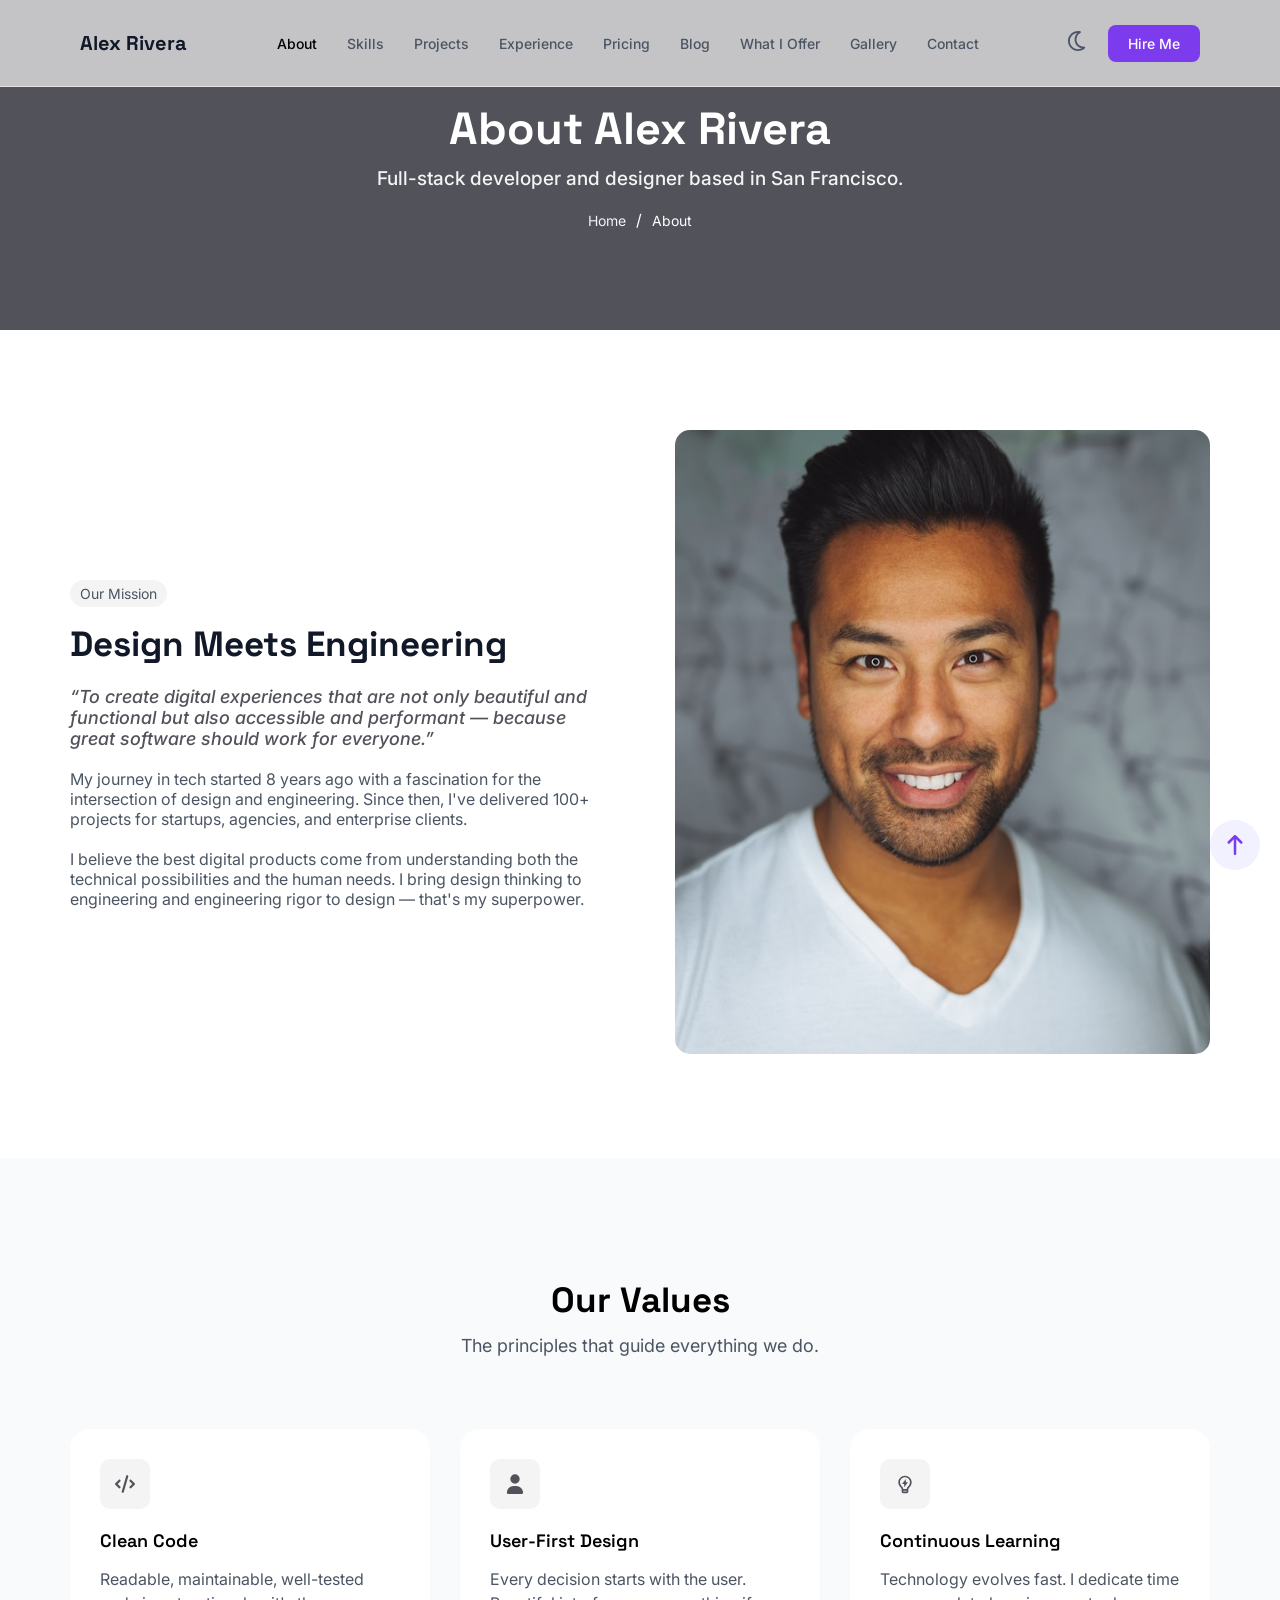
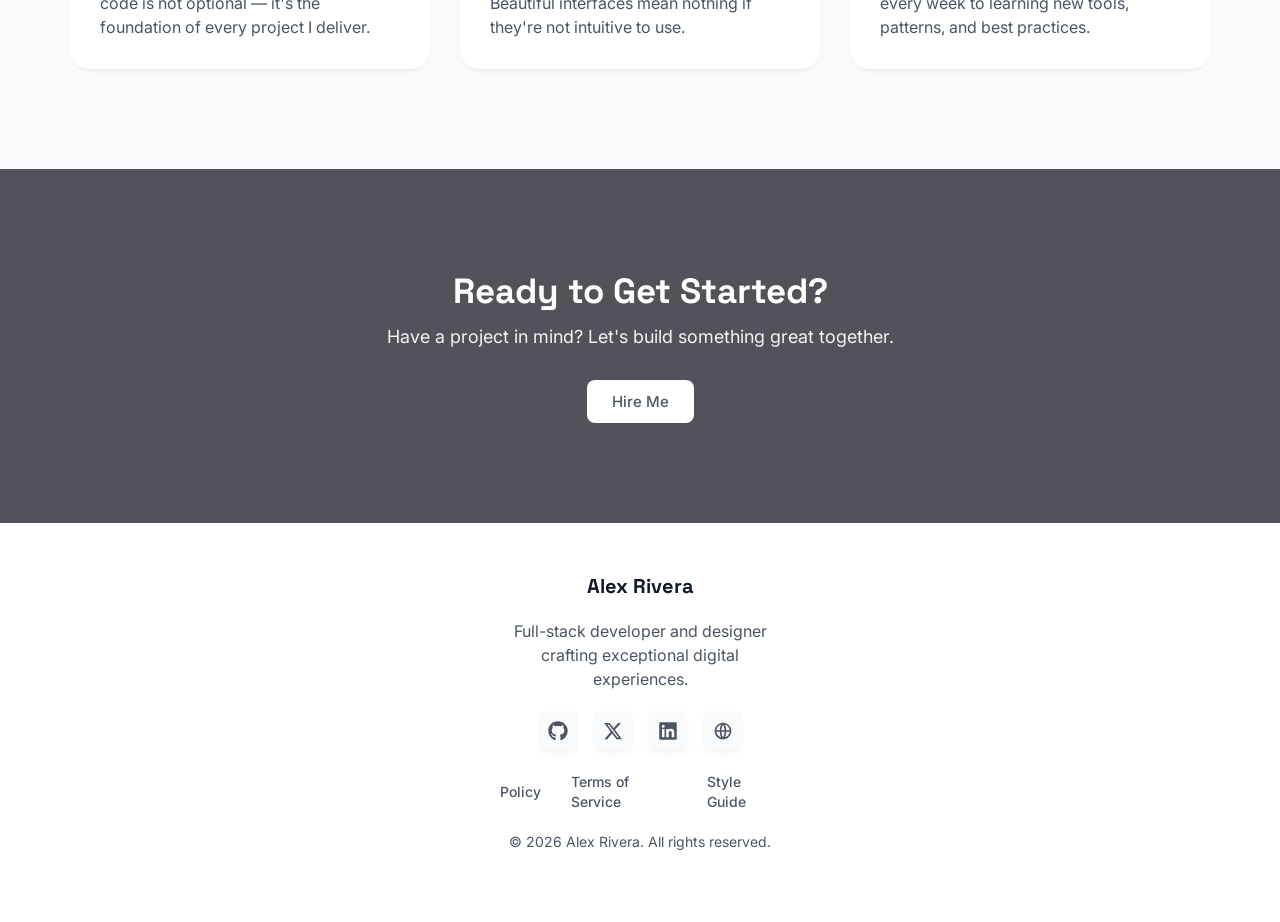
<file: about.html>
<!DOCTYPE html>
<html lang="en">

<head>
    <meta charset="UTF-8">
    <meta name="viewport" content="width=device-width, initial-scale=1.0">

    <!-- layout-->
    <link rel="stylesheet" href="./CSS/layout.css">

    <!-- main -->
    <link rel="stylesheet" href="./CSS/main.css">

    <!-- about -->
    <link rel="stylesheet" href="./CSS/about.css">

    <title>About | Alex Rivera</title>
</head>

<body>
    <!-- header-section -->
    <div class="header">
        <a href="#" class="nav-brand">Alex Rivera</a>
    
        <nav class="navbar" id="navbar-menu">
            <div class="overlay">
                <ul class="nav-menu">
                    <li><a href="about.html" class="active">About</a></li>
                    <li><a href="index.html #skills">Skills</a></li>
                    <li><a href="index.html #projects">Projects</a></li>
                    <li><a href="index.html #experience">Experience</a></li>
                    <li><a href="pricing.html">Pricing</a></li>
                    <li><a href="blog.html">Blog</a></li>
                    <li><a href="service.html">What I Offer</a></li>
                    <li><a href="gallery.html">Gallery</a></li>
                    <li><a href="contact.html">Contact</a></li>
                </ul>
                <span><a href="index.html #hire me" class="cta-btn">Hire Me</a></span>
            </div>
        </nav>
    
        <div class="theme-col">
            <div class="background-theme">
                <span><svg fill="currentcolor" xmlns="http://www.w3.org/2000/svg" viewBox="0 0 512 512">
                        <path
                            d="M239.3 48.7c-107.1 8.5-191.3 98.1-191.3 207.3 0 114.9 93.1 208 208 208 33.3 0 64.7-7.8 92.6-21.7-103.4-23.4-180.6-115.8-180.6-226.3 0-65.8 27.4-125.1 71.3-167.3zM0 256c0-141.4 114.6-256 256-256 19.4 0 38.4 2.2 56.7 6.3 9.9 2.2 17.3 10.5 18.5 20.5s-4 19.8-13.1 24.4c-60.6 30.2-102.1 92.7-102.1 164.8 0 101.6 82.4 184 184 184 5 0 9.9-.2 14.8-.6 10.1-.8 19.6 4.8 23.8 14.1s2 20.1-5.3 27.1C387.3 484.8 324.8 512 256 512 114.6 512 0 397.4 0 256z" />
                    </svg></span>
            </div>
    
            <span><a href="index.html #hire me" class="cta-btn">Hire Me</a></span>
    
            <!-- navigation-btn -->
            <!-- checkbox -->
            <input type="checkbox" id="nav-toggle" class="nav-toggle">
            <!-- toggle-btn -->
            <label for="nav-toggle" class="nav-toggle-btn" id="menu-btn">
                <span></span>
                <span></span>
                <span></span>
            </label>
            <!-- end -->
        </div>
    
    </div>
    <!-- end -->

    <!-- back-to-top -->
    <div class="back-to-top" id="back-to-top">
        <a href="" class="arrow-up"><svg fill="currentcolor" xmlns="http://www.w3.org/2000/svg" viewBox="0 0 384 512">
                <path
                    d="M214.6 9.4c-12.5-12.5-32.8-12.5-45.3 0l-160 160c-12.5 12.5-12.5 32.8 0 45.3s32.8 12.5 45.3 0L160 109.3 160 480c0 17.7 14.3 32 32 32s32-14.3 32-32l0-370.7 105.4 105.4c12.5 12.5 32.8 12.5 45.3 0s12.5-32.8 0-45.3l-160-160z" />
            </svg></a>
    </div>
    <!-- end -->

    <!-- about-hero -->
    <section class="about-hero">
        <h1>About Alex Rivera</h1>

        <p>Full-stack developer and designer based in San Francisco.</p>

        <nav>
            <ul>
                <li><a href="index.html" class="nav-link">home</a></li>
                <span>/</span>
                <li>about</li>
            </ul>
        </nav>
    </section>
    <!-- end -->

    <!-- about-mission -->
    <section class="about-mission">
        <div class="about-mission-row">
            <div class="about-mission-col">
                <h4>Our Mission</h4>
                <h2>Design Meets Engineering</h2>

                <em>“To create digital experiences that are not only beautiful and functional but also accessible and
                    performant — because great software should work for everyone.”</em>

                <p>My journey in tech started 8 years ago with a fascination for the intersection of design and
                    engineering. Since then,
                    I've delivered 100+ projects for startups, agencies, and enterprise clients.</p>

                <p>I believe the best digital products come from understanding both the technical possibilities and the
                    human needs. I
                    bring design thinking to engineering and engineering rigor to design — that's my superpower.</p>
            </div>

            <div class="about-mission-col">
                <div class="avatar">
                    <img src="./images/photo-1507003211169-0a1dd7228f2d.jpg" alt="">
                </div>
            </div>
        </div>
    </section>
    <!-- end -->

    <!-- about-values -->
    <section class="about-values">
        <div class="heading">
            <h2>Our Values</h2>
            <p>The principles that guide everything we do.</p>
        </div>

        <div class="about-values-row">
            <div class="values-card">
                <span class="values-icon"><svg fill="currentcolor" xmlns="http://www.w3.org/2000/svg"
                        viewBox="0 0 576 512">
                        <path
                            d="M360.8 1.2c-17-4.9-34.7 5-39.6 22l-128 448c-4.9 17 5 34.7 22 39.6s34.7-5 39.6-22l128-448c4.9-17-5-34.7-22-39.6zm64.6 136.1c-12.5 12.5-12.5 32.8 0 45.3l73.4 73.4-73.4 73.4c-12.5 12.5-12.5 32.8 0 45.3s32.8 12.5 45.3 0l96-96c12.5-12.5 12.5-32.8 0-45.3l-96-96c-12.5-12.5-32.8-12.5-45.3 0zm-274.7 0c-12.5-12.5-32.8-12.5-45.3 0l-96 96c-12.5 12.5-12.5 32.8 0 45.3l96 96c12.5 12.5 32.8 12.5 45.3 0s12.5-32.8 0-45.3L77.3 256 150.6 182.6c12.5-12.5 12.5-32.8 0-45.3z" />
                    </svg></span>

                <h3>Clean Code</h3>
                <p>Readable, maintainable, well-tested code is not optional — it's the foundation of every project I
                    deliver.</p>
            </div>

            <div class="values-card">
                <span class="values-icon"><svg fill="currentcolor" xmlns="http://www.w3.org/2000/svg"
                        viewBox="0 0 448 512">
                        <path
                            d="M224 248a120 120 0 1 0 0-240 120 120 0 1 0 0 240zm-29.7 56C95.8 304 16 383.8 16 482.3 16 498.7 29.3 512 45.7 512l356.6 0c16.4 0 29.7-13.3 29.7-29.7 0-98.5-79.8-178.3-178.3-178.3l-59.4 0z" />
                    </svg></span>

                <h3>User-First Design</h3>
                <p>Every decision starts with the user. Beautiful interfaces mean nothing if they're not intuitive to
                    use.</p>
            </div>

            <div class="values-card">
                <span class="values-icon"><svg xmlns="http://www.w3.org/2000/svg" viewBox="0 0 24 24"
                        fill="currentColor">
                        <path
                            d="M9.97308 18H14.0269C14.1589 16.7984 14.7721 15.8065 15.7676 14.7226C15.8797 14.6006 16.5988 13.8564 16.6841 13.7501C17.5318 12.6931 18 11.385 18 10C18 6.68629 15.3137 4 12 4C8.68629 4 6 6.68629 6 10C6 11.3843 6.46774 12.6917 7.31462 13.7484C7.40004 13.855 8.12081 14.6012 8.23154 14.7218C9.22766 15.8064 9.84103 16.7984 9.97308 18ZM14 20H10V21H14V20ZM5.75395 14.9992C4.65645 13.6297 4 11.8915 4 10C4 5.58172 7.58172 2 12 2C16.4183 2 20 5.58172 20 10C20 11.8925 19.3428 13.6315 18.2443 15.0014C17.624 15.7748 16 17 16 18.5V21C16 22.1046 15.1046 23 14 23H10C8.89543 23 8 22.1046 8 21V18.5C8 17 6.37458 15.7736 5.75395 14.9992ZM13 10.0048H15.5L11 16.0048V12.0048H8.5L13 6V10.0048Z">
                        </path>
                    </svg></span>

                <h3>Continuous Learning</h3>
                <p>Technology evolves fast. I dedicate time every week to learning new tools, patterns, and best
                    practices.</p>
            </div>
        </div>
    </section>
    <!-- end -->

    <!-- about_hire-me -->
    <section class="about_hire-me">
        <div class="heading">
            <h2>Ready to Get Started?</h2>
            <p>Have a project in mind? Let's build something great together.</p>
        </div>

        <span><a href="index.html #hire me" class="cta-btn">hire me</a></span>

    </section>
    <!-- end -->

    <!-- footer -->
    <footer>
        <span><a href="#" class="footer-name">Alex Rivera</a></span>
        <p>Full-stack developer and designer crafting exceptional digital experiences.</p>
        <div class="footer-row">
            <span><a href="#" class="footer-socials"><svg fill="currentcolor" xmlns="http://www.w3.org/2000/svg"
                        viewBox="0 0 512 512">
                        <path
                            d="M173.9 397.4c0 2-2.3 3.6-5.2 3.6-3.3 .3-5.6-1.3-5.6-3.6 0-2 2.3-3.6 5.2-3.6 3-.3 5.6 1.3 5.6 3.6zm-31.1-4.5c-.7 2 1.3 4.3 4.3 4.9 2.6 1 5.6 0 6.2-2s-1.3-4.3-4.3-5.2c-2.6-.7-5.5 .3-6.2 2.3zm44.2-1.7c-2.9 .7-4.9 2.6-4.6 4.9 .3 2 2.9 3.3 5.9 2.6 2.9-.7 4.9-2.6 4.6-4.6-.3-1.9-3-3.2-5.9-2.9zM252.8 8c-138.7 0-244.8 105.3-244.8 244 0 110.9 69.8 205.8 169.5 239.2 12.8 2.3 17.3-5.6 17.3-12.1 0-6.2-.3-40.4-.3-61.4 0 0-70 15-84.7-29.8 0 0-11.4-29.1-27.8-36.6 0 0-22.9-15.7 1.6-15.4 0 0 24.9 2 38.6 25.8 21.9 38.6 58.6 27.5 72.9 20.9 2.3-16 8.8-27.1 16-33.7-55.9-6.2-112.3-14.3-112.3-110.5 0-27.5 7.6-41.3 23.6-58.9-2.6-6.5-11.1-33.3 2.6-67.9 20.9-6.5 69 27 69 27 20-5.6 41.5-8.5 62.8-8.5s42.8 2.9 62.8 8.5c0 0 48.1-33.6 69-27 13.7 34.7 5.2 61.4 2.6 67.9 16 17.7 25.8 31.5 25.8 58.9 0 96.5-58.9 104.2-114.8 110.5 9.2 7.9 17 22.9 17 46.4 0 33.7-.3 75.4-.3 83.6 0 6.5 4.6 14.4 17.3 12.1 100-33.2 167.8-128.1 167.8-239 0-138.7-112.5-244-251.2-244zM105.2 352.9c-1.3 1-1 3.3 .7 5.2 1.6 1.6 3.9 2.3 5.2 1 1.3-1 1-3.3-.7-5.2-1.6-1.6-3.9-2.3-5.2-1zm-10.8-8.1c-.7 1.3 .3 2.9 2.3 3.9 1.6 1 3.6 .7 4.3-.7 .7-1.3-.3-2.9-2.3-3.9-2-.6-3.6-.3-4.3 .7zm32.4 35.6c-1.6 1.3-1 4.3 1.3 6.2 2.3 2.3 5.2 2.6 6.5 1 1.3-1.3 .7-4.3-1.3-6.2-2.2-2.3-5.2-2.6-6.5-1zm-11.4-14.7c-1.6 1-1.6 3.6 0 5.9s4.3 3.3 5.6 2.3c1.6-1.3 1.6-3.9 0-6.2-1.4-2.3-4-3.3-5.6-2z" />
                    </svg></a></span>

            <span><a href="#" class="footer-socials"><svg fill="currentcolor" xmlns="http://www.w3.org/2000/svg"
                        viewBox="0 0 448 512">
                        <path
                            d="M357.2 48L427.8 48 273.6 224.2 455 464 313 464 201.7 318.6 74.5 464 3.8 464 168.7 275.5-5.2 48 140.4 48 240.9 180.9 357.2 48zM332.4 421.8l39.1 0-252.4-333.8-42 0 255.3 333.8z" />
                    </svg></a></span>

            <span><a href="#" class="footer-socials"><svg fill="currentcolor" xmlns="http://www.w3.org/2000/svg"
                        viewBox="0 0 448 512">
                        <path
                            d="M416 32L31.9 32C14.3 32 0 46.5 0 64.3L0 447.7C0 465.5 14.3 480 31.9 480L416 480c17.6 0 32-14.5 32-32.3l0-383.4C448 46.5 433.6 32 416 32zM135.4 416l-66.4 0 0-213.8 66.5 0 0 213.8-.1 0zM102.2 96a38.5 38.5 0 1 1 0 77 38.5 38.5 0 1 1 0-77zM384.3 416l-66.4 0 0-104c0-24.8-.5-56.7-34.5-56.7-34.6 0-39.9 27-39.9 54.9l0 105.8-66.4 0 0-213.8 63.7 0 0 29.2 .9 0c8.9-16.8 30.6-34.5 62.9-34.5 67.2 0 79.7 44.3 79.7 101.9l0 117.2z" />
                    </svg></a></span>

            <span><a href="#" class="footer-socials"><svg xmlns="http://www.w3.org/2000/svg" viewBox="0 0 24 24"
                        fill="currentColor">
                        <path
                            d="M12 22C6.47715 22 2 17.5228 2 12C2 6.47715 6.47715 2 12 2C17.5228 2 22 6.47715 22 12C22 17.5228 17.5228 22 12 22ZM9.71002 19.6674C8.74743 17.6259 8.15732 15.3742 8.02731 13H4.06189C4.458 16.1765 6.71639 18.7747 9.71002 19.6674ZM10.0307 13C10.1811 15.4388 10.8778 17.7297 12 19.752C13.1222 17.7297 13.8189 15.4388 13.9693 13H10.0307ZM19.9381 13H15.9727C15.8427 15.3742 15.2526 17.6259 14.29 19.6674C17.2836 18.7747 19.542 16.1765 19.9381 13ZM4.06189 11H8.02731C8.15732 8.62577 8.74743 6.37407 9.71002 4.33256C6.71639 5.22533 4.458 7.8235 4.06189 11ZM10.0307 11H13.9693C13.8189 8.56122 13.1222 6.27025 12 4.24799C10.8778 6.27025 10.1811 8.56122 10.0307 11ZM14.29 4.33256C15.2526 6.37407 15.8427 8.62577 15.9727 11H19.9381C19.542 7.8235 17.2836 5.22533 14.29 4.33256Z">
                        </path>
                    </svg></a></span>
        </div>

        <div class="footer-nav">
            <span><a href="#" class="nav-link">Policy</a></span>
            <span><a href="#" class="nav-link">Terms of Service</a></span>
            <span><a href="#" class="nav-link">Style Guide</a></span>
        </div>

        <p class="copywright">
            © 2026 Alex Rivera. All rights reserved.
        </p>
    </footer>
    <!-- end -->

    <!-- JAVASCRIPT -->
    <script src="intro.js"></script>
</body>

</html>
</file>
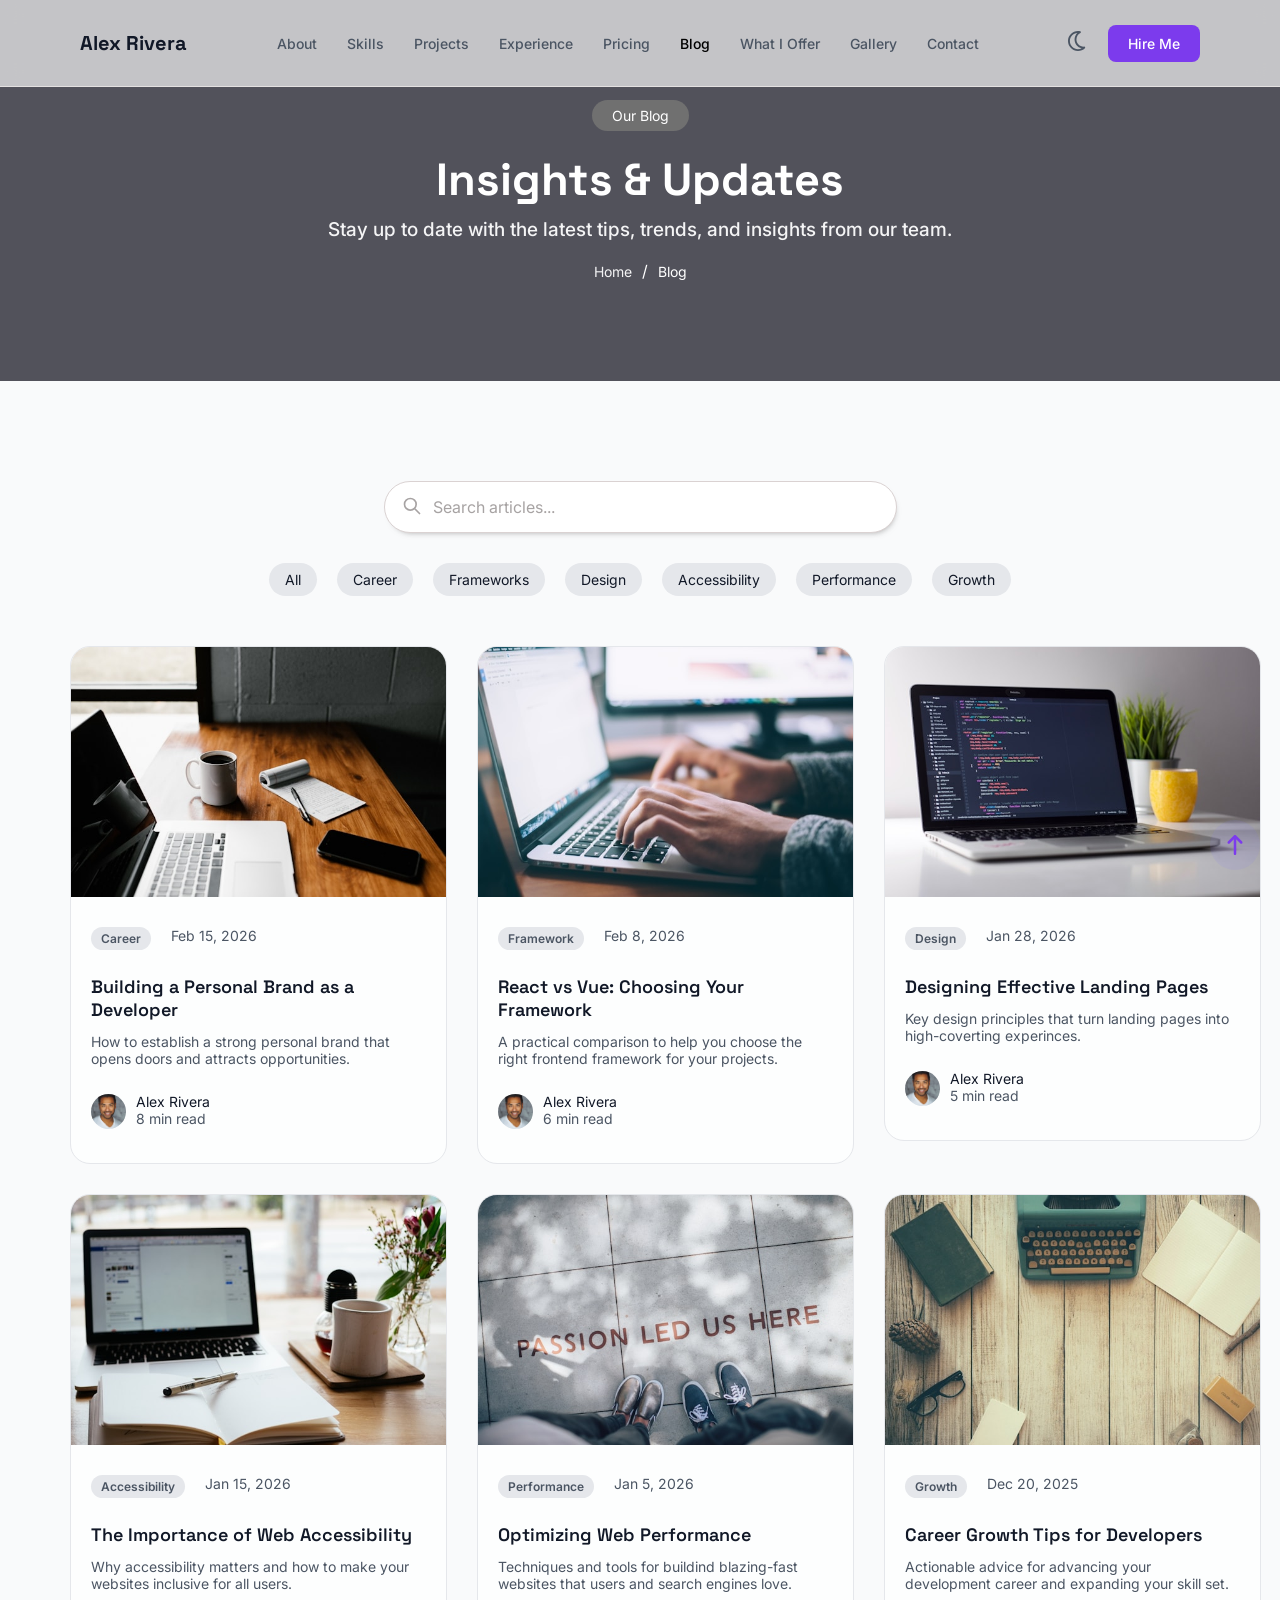
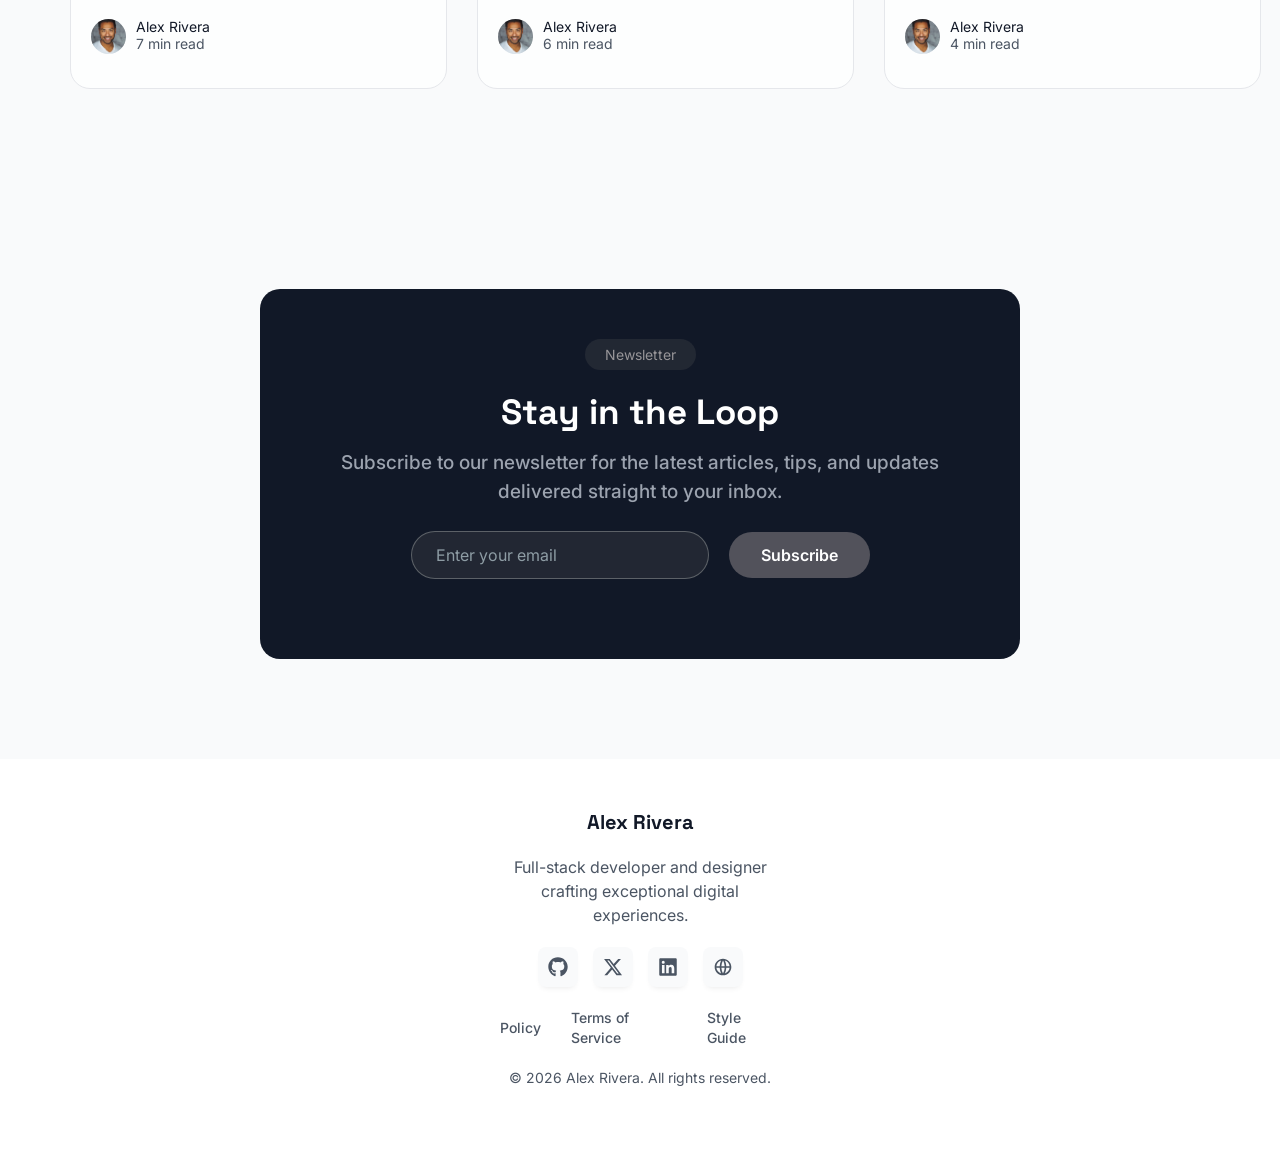
<file: blog.html>
<!DOCTYPE html>
<html lang="en">

<head>
    <meta charset="UTF-8">
    <meta name="viewport" content="width=device-width, initial-scale=1.0">

    <!-- layout -->
    <link rel="stylesheet" href="./CSS/layout.css">
    <!-- main -->
    <link rel="stylesheet" href="./CSS/main.css">
    <!-- blog -->
    <link rel="stylesheet" href="./CSS/blog.css">
    <title>Blog | Alex Rivera</title>
</head>

<body>
    <!-- header-section -->
    <div class="header">
        <a href="#" class="nav-brand">Alex Rivera</a>
    
        <nav class="navbar" id="navbar-menu">
            <div class="overlay">
                <ul class="nav-menu">
                    <li><a href="about.html">About</a></li>
                    <li><a href="index.html #skills">Skills</a></li>
                    <li><a href="index.html #projects">Projects</a></li>
                    <li><a href="index.html #experience">Experience</a></li>
                    <li><a href="pricing.html">Pricing</a></li>
                    <li><a href="blog.html" class="active">Blog</a></li>
                    <li><a href="service.html">What I Offer</a></li>
                    <li><a href="gallery.html">Gallery</a></li>
                    <li><a href="contact.html">Contact</a></li>
                </ul>
                <span><a href="index.html #hire me" class="cta-btn">Hire Me</a></span>
            </div>
        </nav>
    
        <div class="theme-col">
            <div class="background-theme">
                <span><svg fill="currentcolor" xmlns="http://www.w3.org/2000/svg" viewBox="0 0 512 512">
                        <path
                            d="M239.3 48.7c-107.1 8.5-191.3 98.1-191.3 207.3 0 114.9 93.1 208 208 208 33.3 0 64.7-7.8 92.6-21.7-103.4-23.4-180.6-115.8-180.6-226.3 0-65.8 27.4-125.1 71.3-167.3zM0 256c0-141.4 114.6-256 256-256 19.4 0 38.4 2.2 56.7 6.3 9.9 2.2 17.3 10.5 18.5 20.5s-4 19.8-13.1 24.4c-60.6 30.2-102.1 92.7-102.1 164.8 0 101.6 82.4 184 184 184 5 0 9.9-.2 14.8-.6 10.1-.8 19.6 4.8 23.8 14.1s2 20.1-5.3 27.1C387.3 484.8 324.8 512 256 512 114.6 512 0 397.4 0 256z" />
                    </svg></span>
            </div>
    
            <span><a href="index.html #hire me" class="cta-btn">Hire Me</a></span>
    
            <!-- navigation-btn -->
            <!-- checkbox -->
            <input type="checkbox" id="nav-toggle" class="nav-toggle">
            <!-- toggle-btn -->
            <label for="nav-toggle" class="nav-toggle-btn" id="menu-btn">
                <span></span>
                <span></span>
                <span></span>
            </label>
            <!-- end -->
        </div>
    
    </div>
    <!-- end -->

    <!-- back-to-top -->
    <div class="back-to-top" id="back-to-top">
        <a href="" class="arrow-up"><svg fill="currentcolor" xmlns="http://www.w3.org/2000/svg" viewBox="0 0 384 512">
                <path
                    d="M214.6 9.4c-12.5-12.5-32.8-12.5-45.3 0l-160 160c-12.5 12.5-12.5 32.8 0 45.3s32.8 12.5 45.3 0L160 109.3 160 480c0 17.7 14.3 32 32 32s32-14.3 32-32l0-370.7 105.4 105.4c12.5 12.5 32.8 12.5 45.3 0s12.5-32.8 0-45.3l-160-160z" />
            </svg></a>
    </div>
    <!-- end -->

    <!-- blog-hero -->
    <section class="blog-hero">
        <em>Our Blog</em>

        <h1>Insights & Updates</h1>

        <p>Stay up to date with the latest tips, trends, and insights from our team.</p>

        <nav>
            <ul>
                <li><a href="index.html" class="nav-link">home</a></li>
                <span>/</span>
                <li>Blog</li>
            </ul>
        </nav>
    </section>
    <!-- end -->

    <!-- blog-features -->
    <section class="blog-features">
        <div class="input-box">
            <span class="search-icon"><svg class="absolute left-4 top-1/2 h-5 w-5 -translate-y-1/2 text-gray-400"
                    fill="none" viewBox="0 0 24 24" stroke="currentColor">
                    <path stroke-linecap="round" stroke-linejoin="round" stroke-width="2"
                        d="M21 21l-6-6m2-5a7 7 0 11-14 0 7 7 0 0114 0z"></path>
                </svg></span>

            <input type="text" name="search" id="search" placeholder="Search articles...">
        </div>

        <div class="nav-buttons">
            <button type="button">All</button>
            <button type="button">Career</button>
            <button type="button">Frameworks</button>
            <button type="button">Design</button>
            <button type="button">Accessibility</button>
            <button type="button">Performance</button>
            <button type="button">Growth</button>
        </div>

        <div class="blog-row">
            <div>
                <a href="#" class="blog-card">
                    <div class="blog-img">
                        <img src="./images/blog-1.jpg" alt="blog">
                    </div>

                    <div class="blog-card-contents">
                        <div class="blog-card_first-row">
                            <em>Career</em>
                            <p>Feb 15, 2026</p>
                        </div>

                        <h3>Building a Personal Brand as a Developer</h3>
                        <p>How to establish a strong personal brand that opens doors and attracts opportunities.</p>

                        <div class="blog-card_footer">
                            <div class="avatar">
                                <img src="./images/photo-1507003211169-0a1dd7228f2d.jpg" alt="">
                            </div>
                            
                            <div class="avatar-info">
                                <h4>Alex Rivera</h4>
                                <p>8 min read</p>
                            </div>
                        </div>
                    </div>
                </a>
            </div>

            <div>
                <a href="#" class="blog-card">
                    <div class="blog-img">
                        <img src="./images/blog-2.jpg" alt="blog">
                    </div>

                    <div class="blog-card-contents">
                        <div class="blog-card_first-row">
                            <em>Framework</em>
                            <p>Feb 8, 2026</p>
                        </div>

                        <h3>React vs Vue: Choosing Your Framework</h3>
                        <p>A practical comparison to help you choose the right frontend framework for your projects.</p>

                        <div class="blog-card_footer">
                            <div class="avatar">
                                <img src="./images/photo-1507003211169-0a1dd7228f2d.jpg" alt="">
                            </div>

                            <div class="avatar-info">
                                <h4>Alex Rivera</h4>
                                <p>6 min read</p>
                            </div>
                        </div>
                    </div>
                </a>
            </div>

            <div>
                <a href="#" class="blog-card">
                    <div class="blog-img">
                        <img src="./images/blog-3.jpg" alt="blog">
                    </div>

                    <div class="blog-card-contents">
                        <div class="blog-card_first-row">
                            <em>Design</em>
                            <p>Jan 28, 2026</p>
                        </div>

                        <h3>Designing Effective Landing Pages</h3>
                        <p>Key design principles that turn landing pages into high-coverting experinces.</p>

                        <div class="blog-card_footer">
                            <div class="avatar">
                                <img src="./images/photo-1507003211169-0a1dd7228f2d.jpg" alt="">
                            </div>

                            <div class="avatar-info">
                                <h4>Alex Rivera</h4>
                                <p>5 min read</p>
                            </div>
                        </div>
                    </div>
                </a>
            </div>

            <div>
                <a href="#" class="blog-card">
                    <div class="blog-img">
                        <img src="./images/blog-4.jpg" alt="blog">
                    </div>

                    <div class="blog-card-contents">
                        <div class="blog-card_first-row">
                            <em>Accessibility</em>
                            <p>Jan 15, 2026</p>
                        </div>

                        <h3>The Importance of Web Accessibility</h3>
                        <p>Why accessibility matters and how to make your websites inclusive for all users.</p>

                        <div class="blog-card_footer">
                            <div class="avatar">
                                <img src="./images/photo-1507003211169-0a1dd7228f2d.jpg" alt="">
                            </div>

                            <div class="avatar-info">
                                <h4>Alex Rivera</h4>
                                <p>7 min read</p>
                            </div>
                        </div>
                    </div>
                </a>
            </div>

            <div>
                <a href="#" class="blog-card">
                    <div class="blog-img">
                        <img src="./images/blog-5.jpg" alt="blog">
                    </div>

                    <div class="blog-card-contents">
                        <div class="blog-card_first-row">
                            <em>Performance</em>
                            <p>Jan 5, 2026</p>
                        </div>

                        <h3>Optimizing Web Performance</h3>
                        <p>Techniques and tools for buildind blazing-fast websites that users and search engines love.</p>

                        <div class="blog-card_footer">
                            <div class="avatar">
                                <img src="./images/photo-1507003211169-0a1dd7228f2d.jpg" alt="">
                            </div>
                            
                            <div class="avatar-info">
                                <h4>Alex Rivera</h4>
                                <p>6 min read</p>
                            </div>
                    
                        </div>
                    </div>
                </a>
            </div>

            <div>
                <a href="#" class="blog-card">
                    <div class="blog-img">
                        <img src="./images/blog-6.jpg" alt="blog">
                    </div>

                    <div class="blog-card-contents">
                        <div class="blog-card_first-row">
                            <em>Growth</em>
                            <p>Dec 20, 2025</p>
                        </div>

                        <h3>Career Growth Tips for Developers</h3>
                        <p>Actionable advice for advancing your development career and expanding your skill set.</p>

                        <div class="blog-card_footer">
                            <div class="avatar">
                                <img src="./images/photo-1507003211169-0a1dd7228f2d.jpg" alt="">
                            </div>
                            <div class="avatar-info">
                                <h4>Alex Rivera</h4>
                                <p>4 min read</p>
                            </div>
                        </div>
                    </div>
                </a>
            </div>
        </div>
    </section>
    <!-- end -->

    <!-- newsletter -->
     <section class="newsletter">
        <div class="newsletter-content">
            <em>Newsletter</em>
            <h2>Stay in the Loop</h2>
            <p>Subscribe to our newsletter for the latest articles, tips, and updates delivered straight to your inbox.</p>
            
            <div class="newsletter-content-col">
                <input type="email" name="email" id="email" placeholder="Enter your email">

                <button type="button">Subscribe</button>
            </div>
        </div>
     </section>
     <!-- end -->

    <!-- footer -->
    <footer>
        <span><a href="#" class="footer-name">Alex Rivera</a></span>
        <p>Full-stack developer and designer crafting exceptional digital experiences.</p>
        <div class="footer-row">
            <span><a href="#" class="footer-socials"><svg fill="currentcolor" xmlns="http://www.w3.org/2000/svg"
                        viewBox="0 0 512 512">
                        <path
                            d="M173.9 397.4c0 2-2.3 3.6-5.2 3.6-3.3 .3-5.6-1.3-5.6-3.6 0-2 2.3-3.6 5.2-3.6 3-.3 5.6 1.3 5.6 3.6zm-31.1-4.5c-.7 2 1.3 4.3 4.3 4.9 2.6 1 5.6 0 6.2-2s-1.3-4.3-4.3-5.2c-2.6-.7-5.5 .3-6.2 2.3zm44.2-1.7c-2.9 .7-4.9 2.6-4.6 4.9 .3 2 2.9 3.3 5.9 2.6 2.9-.7 4.9-2.6 4.6-4.6-.3-1.9-3-3.2-5.9-2.9zM252.8 8c-138.7 0-244.8 105.3-244.8 244 0 110.9 69.8 205.8 169.5 239.2 12.8 2.3 17.3-5.6 17.3-12.1 0-6.2-.3-40.4-.3-61.4 0 0-70 15-84.7-29.8 0 0-11.4-29.1-27.8-36.6 0 0-22.9-15.7 1.6-15.4 0 0 24.9 2 38.6 25.8 21.9 38.6 58.6 27.5 72.9 20.9 2.3-16 8.8-27.1 16-33.7-55.9-6.2-112.3-14.3-112.3-110.5 0-27.5 7.6-41.3 23.6-58.9-2.6-6.5-11.1-33.3 2.6-67.9 20.9-6.5 69 27 69 27 20-5.6 41.5-8.5 62.8-8.5s42.8 2.9 62.8 8.5c0 0 48.1-33.6 69-27 13.7 34.7 5.2 61.4 2.6 67.9 16 17.7 25.8 31.5 25.8 58.9 0 96.5-58.9 104.2-114.8 110.5 9.2 7.9 17 22.9 17 46.4 0 33.7-.3 75.4-.3 83.6 0 6.5 4.6 14.4 17.3 12.1 100-33.2 167.8-128.1 167.8-239 0-138.7-112.5-244-251.2-244zM105.2 352.9c-1.3 1-1 3.3 .7 5.2 1.6 1.6 3.9 2.3 5.2 1 1.3-1 1-3.3-.7-5.2-1.6-1.6-3.9-2.3-5.2-1zm-10.8-8.1c-.7 1.3 .3 2.9 2.3 3.9 1.6 1 3.6 .7 4.3-.7 .7-1.3-.3-2.9-2.3-3.9-2-.6-3.6-.3-4.3 .7zm32.4 35.6c-1.6 1.3-1 4.3 1.3 6.2 2.3 2.3 5.2 2.6 6.5 1 1.3-1.3 .7-4.3-1.3-6.2-2.2-2.3-5.2-2.6-6.5-1zm-11.4-14.7c-1.6 1-1.6 3.6 0 5.9s4.3 3.3 5.6 2.3c1.6-1.3 1.6-3.9 0-6.2-1.4-2.3-4-3.3-5.6-2z" />
                    </svg></a></span>

            <span><a href="#" class="footer-socials"><svg fill="currentcolor" xmlns="http://www.w3.org/2000/svg"
                        viewBox="0 0 448 512">
                        <path
                            d="M357.2 48L427.8 48 273.6 224.2 455 464 313 464 201.7 318.6 74.5 464 3.8 464 168.7 275.5-5.2 48 140.4 48 240.9 180.9 357.2 48zM332.4 421.8l39.1 0-252.4-333.8-42 0 255.3 333.8z" />
                    </svg></a></span>

            <span><a href="#" class="footer-socials"><svg fill="currentcolor" xmlns="http://www.w3.org/2000/svg"
                        viewBox="0 0 448 512">
                        <path
                            d="M416 32L31.9 32C14.3 32 0 46.5 0 64.3L0 447.7C0 465.5 14.3 480 31.9 480L416 480c17.6 0 32-14.5 32-32.3l0-383.4C448 46.5 433.6 32 416 32zM135.4 416l-66.4 0 0-213.8 66.5 0 0 213.8-.1 0zM102.2 96a38.5 38.5 0 1 1 0 77 38.5 38.5 0 1 1 0-77zM384.3 416l-66.4 0 0-104c0-24.8-.5-56.7-34.5-56.7-34.6 0-39.9 27-39.9 54.9l0 105.8-66.4 0 0-213.8 63.7 0 0 29.2 .9 0c8.9-16.8 30.6-34.5 62.9-34.5 67.2 0 79.7 44.3 79.7 101.9l0 117.2z" />
                    </svg></a></span>

            <span><a href="#" class="footer-socials"><svg xmlns="http://www.w3.org/2000/svg" viewBox="0 0 24 24"
                        fill="currentColor">
                        <path
                            d="M12 22C6.47715 22 2 17.5228 2 12C2 6.47715 6.47715 2 12 2C17.5228 2 22 6.47715 22 12C22 17.5228 17.5228 22 12 22ZM9.71002 19.6674C8.74743 17.6259 8.15732 15.3742 8.02731 13H4.06189C4.458 16.1765 6.71639 18.7747 9.71002 19.6674ZM10.0307 13C10.1811 15.4388 10.8778 17.7297 12 19.752C13.1222 17.7297 13.8189 15.4388 13.9693 13H10.0307ZM19.9381 13H15.9727C15.8427 15.3742 15.2526 17.6259 14.29 19.6674C17.2836 18.7747 19.542 16.1765 19.9381 13ZM4.06189 11H8.02731C8.15732 8.62577 8.74743 6.37407 9.71002 4.33256C6.71639 5.22533 4.458 7.8235 4.06189 11ZM10.0307 11H13.9693C13.8189 8.56122 13.1222 6.27025 12 4.24799C10.8778 6.27025 10.1811 8.56122 10.0307 11ZM14.29 4.33256C15.2526 6.37407 15.8427 8.62577 15.9727 11H19.9381C19.542 7.8235 17.2836 5.22533 14.29 4.33256Z">
                        </path>
                    </svg></a></span>
        </div>

        <div class="footer-nav">
            <span><a href="#" class="nav-link">Policy</a></span>
            <span><a href="#" class="nav-link">Terms of Service</a></span>
            <span><a href="#" class="nav-link">Style Guide</a></span>
        </div>

        <p class="copywright">
            © 2026 Alex Rivera. All rights reserved.
        </p>
    </footer>
    <!-- end -->

    <!-- JAVASCRIPT -->
    <script src="intro.js"></script>
</body>

</html>
</file>
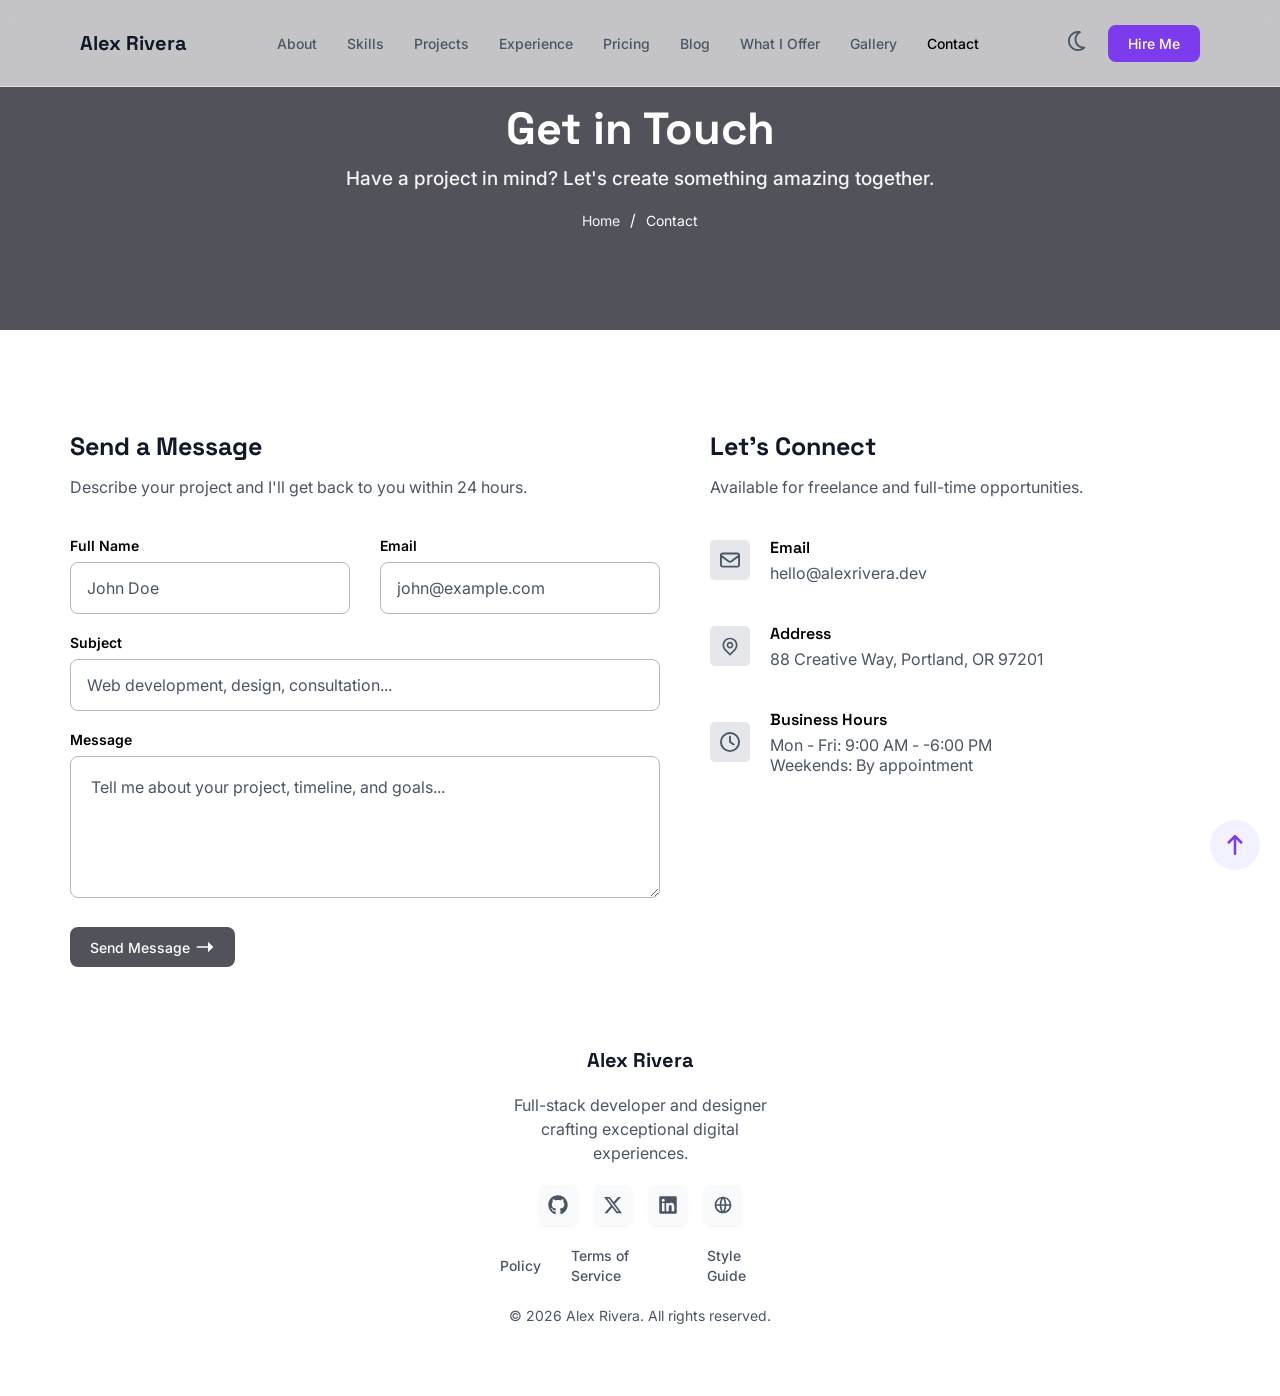
<file: contact.html>
<!DOCTYPE html>
<html lang="en">

<head>
    <meta charset="UTF-8">
    <meta name="viewport" content="width=device-width, initial-scale=1.0">

    <!-- layout -->
    <link rel="stylesheet" href="./CSS/layout.css">
    <!-- main -->
    <link rel="stylesheet" href="./CSS/main.css">
    <!-- Contact -->
    <link rel="stylesheet" href="./CSS/contact.css">
    <title>Contact | Alex Rivera</title>
</head>

<body>
    <!-- header-section -->
    <div class="header">
        <a href="#" class="nav-brand">Alex Rivera</a>
    
        <nav class="navbar" id="navbar-menu">
            <div class="overlay">
                <ul class="nav-menu">
                    <li><a href="about.html">About</a></li>
                    <li><a href="index.html #skills">Skills</a></li>
                    <li><a href="index.html #projects">Projects</a></li>
                    <li><a href="index.html #experience">Experience</a></li>
                    <li><a href="pricing.html">Pricing</a></li>
                    <li><a href="blog.html">Blog</a></li>
                    <li><a href="service.html">What I Offer</a></li>
                    <li><a href="gallery.html">Gallery</a></li>
                    <li><a href="contact.html" class="active">Contact</a></li>
                </ul>
                <span><a href="index.html #hire me" class="cta-btn">Hire Me</a></span>
            </div>
        </nav>
    
        <div class="theme-col">
            <div class="background-theme">
                <span><svg fill="currentcolor" xmlns="http://www.w3.org/2000/svg" viewBox="0 0 512 512">
                        <path
                            d="M239.3 48.7c-107.1 8.5-191.3 98.1-191.3 207.3 0 114.9 93.1 208 208 208 33.3 0 64.7-7.8 92.6-21.7-103.4-23.4-180.6-115.8-180.6-226.3 0-65.8 27.4-125.1 71.3-167.3zM0 256c0-141.4 114.6-256 256-256 19.4 0 38.4 2.2 56.7 6.3 9.9 2.2 17.3 10.5 18.5 20.5s-4 19.8-13.1 24.4c-60.6 30.2-102.1 92.7-102.1 164.8 0 101.6 82.4 184 184 184 5 0 9.9-.2 14.8-.6 10.1-.8 19.6 4.8 23.8 14.1s2 20.1-5.3 27.1C387.3 484.8 324.8 512 256 512 114.6 512 0 397.4 0 256z" />
                    </svg></span>
            </div>
    
            <span><a href="index.html #hire me" class="cta-btn">Hire Me</a></span>
    
            <!-- navigation-btn -->
            <!-- checkbox -->
            <input type="checkbox" id="nav-toggle" class="nav-toggle">
            <!-- toggle-btn -->
            <label for="nav-toggle" class="nav-toggle-btn" id="menu-btn">
                <span></span>
                <span></span>
                <span></span>
            </label>
            <!-- end -->
        </div>
    
    </div>
    <!-- end -->

    <!-- back-to-top -->
    <div class="back-to-top" id="back-to-top">
        <a href="" class="arrow-up"><svg fill="currentcolor" xmlns="http://www.w3.org/2000/svg" viewBox="0 0 384 512">
                <path
                    d="M214.6 9.4c-12.5-12.5-32.8-12.5-45.3 0l-160 160c-12.5 12.5-12.5 32.8 0 45.3s32.8 12.5 45.3 0L160 109.3 160 480c0 17.7 14.3 32 32 32s32-14.3 32-32l0-370.7 105.4 105.4c12.5 12.5 32.8 12.5 45.3 0s12.5-32.8 0-45.3l-160-160z" />
            </svg></a>
    </div>
    <!-- end -->

    <!-- contact-hero -->
    <section class="contact-hero">
        <h1>Get in Touch</h1>

        <p>Have a project in mind? Let's create something amazing together.</p>

        <nav>
            <ul>
                <li><a href="index.html" class="nav-link">home</a></li>
                <span>/</span>
                <li>Contact</li>
            </ul>
        </nav>
    </section>
    <!-- end -->

    <!-- lets-connect -->
    <section class="lets-connect">
        <div class="row">
            <div class="col">
                <h3>Send a Message</h3>
                <p>Describe your project and I'll get back to you within 24 hours.</p>


                <form>
                    <div class="first-col">
                        <span class="input-box">
                            <label for="name">Full Name</label>
                            <input type="text" id="name" name="name" placeholder="John Doe" required>
                        </span>

                        <span class="input-box">
                            <label for="email">Email</label>
                            <input type="email" name="email" id="email" placeholder="john@example.com" required>
                        </span>
                    </div>

                    <div class="input-box">
                        <label for="subject">Subject</label>
                        <input type="text" name="subject" id="subject"
                            placeholder="Web development, design, consultation..." required>
                    </div>

                    <div class="input-box">
                        <label for="subject">Message</label>
                        <textarea name="message" id="message" cols="30" rows="5"
                            placeholder="Tell me about your project, timeline, and goals..." required></textarea>
                    </div>

                    <button type="submit">Send Message <span>
                            <svg xmlns="http://www.w3.org/2000/svg" viewBox="0 0 24 24" fill="currentColor">
                                <path
                                    d="M1.99974 12.9999L1.9996 11L15.5858 11V5.58582L22 12L15.5858 18.4142V13L1.99974 12.9999Z">
                                </path>
                            </svg></span>
                    </button>

                </form>
            </div>

            <div class="col">
                <h3>Let's Connect</h3>
                <p>Available for freelance and full-time opportunities.</p>

                <div class="appointment-col">
                    <span class="svg-icon"><svg xmlns="http://www.w3.org/2000/svg" viewBox="0 0 512 512"
                            fill="currentColor">
                            <path
                                d="M61.4 64C27.5 64 0 91.5 0 125.4 0 126.3 0 127.1 .1 128L0 128 0 384c0 35.3 28.7 64 64 64l384 0c35.3 0 64-28.7 64-64l0-256-.1 0c0-.9 .1-1.7 .1-2.6 0-33.9-27.5-61.4-61.4-61.4L61.4 64zM464 192.3L464 384c0 8.8-7.2 16-16 16L64 400c-8.8 0-16-7.2-16-16l0-191.7 154.8 117.4c31.4 23.9 74.9 23.9 106.4 0L464 192.3zM48 125.4C48 118 54 112 61.4 112l389.2 0c7.4 0 13.4 6 13.4 13.4 0 4.2-2 8.2-5.3 10.7L280.2 271.5c-14.3 10.8-34.1 10.8-48.4 0L53.3 136.1c-3.3-2.5-5.3-6.5-5.3-10.7z" />
                        </svg></span>

                    <span>
                        <em>Email</em>
                        <p>hello@alexrivera.dev</p>
                    </span>
                </div>

                <div class="appointment-col">
                    <span class="svg-icon"><svg xmlns="http://www.w3.org/2000/svg" viewBox="0 0 24 24"
                            fill="currentColor">
                            <path
                                d="M12 20.8995L16.9497 15.9497C19.6834 13.2161 19.6834 8.78392 16.9497 6.05025C14.2161 3.31658 9.78392 3.31658 7.05025 6.05025C4.31658 8.78392 4.31658 13.2161 7.05025 15.9497L12 20.8995ZM12 23.7279L5.63604 17.364C2.12132 13.8492 2.12132 8.15076 5.63604 4.63604C9.15076 1.12132 14.8492 1.12132 18.364 4.63604C21.8787 8.15076 21.8787 13.8492 18.364 17.364L12 23.7279ZM12 13C13.1046 13 14 12.1046 14 11C14 9.89543 13.1046 9 12 9C10.8954 9 10 9.89543 10 11C10 12.1046 10.8954 13 12 13ZM12 15C9.79086 15 8 13.2091 8 11C8 8.79086 9.79086 7 12 7C14.2091 7 16 8.79086 16 11C16 13.2091 14.2091 15 12 15Z">
                            </path>
                        </svg></span>

                    <span>
                        <em>Address</em>
                        <p>88 Creative Way, Portland, OR 97201</p>
                    </span>
                </div>

                <div class="appointment-col">
                    <span class="svg-icon"><svg xmlns="http://www.w3.org/2000/svg" viewBox="0 0 512 512"
                            fill="currentColor">
                            <path
                                d="M464 256a208 208 0 1 1 -416 0 208 208 0 1 1 416 0zM0 256a256 256 0 1 0 512 0 256 256 0 1 0 -512 0zM232 120l0 136c0 8 4 15.5 10.7 20l96 64c11 7.4 25.9 4.4 33.3-6.7s4.4-25.9-6.7-33.3L280 243.2 280 120c0-13.3-10.7-24-24-24s-24 10.7-24 24z" />
                        </svg></span>

                    <span>
                        <em>Business Hours</em>
                        <p>Mon - Fri: 9:00 AM - -6:00 PM <br>Weekends: By appointment</p>
                    </span>
                </div>
            </div>

        </div>
    </section>
    <!-- end -->

    <!-- footer -->
    <footer>
        <span><a href="#" class="footer-name">Alex Rivera</a></span>
        <p>Full-stack developer and designer crafting exceptional digital experiences.</p>
        <div class="footer-row">
            <span><a href="#" class="footer-socials"><svg fill="currentcolor" xmlns="http://www.w3.org/2000/svg"
                        viewBox="0 0 512 512">
                        <path
                            d="M173.9 397.4c0 2-2.3 3.6-5.2 3.6-3.3 .3-5.6-1.3-5.6-3.6 0-2 2.3-3.6 5.2-3.6 3-.3 5.6 1.3 5.6 3.6zm-31.1-4.5c-.7 2 1.3 4.3 4.3 4.9 2.6 1 5.6 0 6.2-2s-1.3-4.3-4.3-5.2c-2.6-.7-5.5 .3-6.2 2.3zm44.2-1.7c-2.9 .7-4.9 2.6-4.6 4.9 .3 2 2.9 3.3 5.9 2.6 2.9-.7 4.9-2.6 4.6-4.6-.3-1.9-3-3.2-5.9-2.9zM252.8 8c-138.7 0-244.8 105.3-244.8 244 0 110.9 69.8 205.8 169.5 239.2 12.8 2.3 17.3-5.6 17.3-12.1 0-6.2-.3-40.4-.3-61.4 0 0-70 15-84.7-29.8 0 0-11.4-29.1-27.8-36.6 0 0-22.9-15.7 1.6-15.4 0 0 24.9 2 38.6 25.8 21.9 38.6 58.6 27.5 72.9 20.9 2.3-16 8.8-27.1 16-33.7-55.9-6.2-112.3-14.3-112.3-110.5 0-27.5 7.6-41.3 23.6-58.9-2.6-6.5-11.1-33.3 2.6-67.9 20.9-6.5 69 27 69 27 20-5.6 41.5-8.5 62.8-8.5s42.8 2.9 62.8 8.5c0 0 48.1-33.6 69-27 13.7 34.7 5.2 61.4 2.6 67.9 16 17.7 25.8 31.5 25.8 58.9 0 96.5-58.9 104.2-114.8 110.5 9.2 7.9 17 22.9 17 46.4 0 33.7-.3 75.4-.3 83.6 0 6.5 4.6 14.4 17.3 12.1 100-33.2 167.8-128.1 167.8-239 0-138.7-112.5-244-251.2-244zM105.2 352.9c-1.3 1-1 3.3 .7 5.2 1.6 1.6 3.9 2.3 5.2 1 1.3-1 1-3.3-.7-5.2-1.6-1.6-3.9-2.3-5.2-1zm-10.8-8.1c-.7 1.3 .3 2.9 2.3 3.9 1.6 1 3.6 .7 4.3-.7 .7-1.3-.3-2.9-2.3-3.9-2-.6-3.6-.3-4.3 .7zm32.4 35.6c-1.6 1.3-1 4.3 1.3 6.2 2.3 2.3 5.2 2.6 6.5 1 1.3-1.3 .7-4.3-1.3-6.2-2.2-2.3-5.2-2.6-6.5-1zm-11.4-14.7c-1.6 1-1.6 3.6 0 5.9s4.3 3.3 5.6 2.3c1.6-1.3 1.6-3.9 0-6.2-1.4-2.3-4-3.3-5.6-2z" />
                    </svg></a></span>

            <span><a href="#" class="footer-socials"><svg fill="currentcolor" xmlns="http://www.w3.org/2000/svg"
                        viewBox="0 0 448 512">
                        <path
                            d="M357.2 48L427.8 48 273.6 224.2 455 464 313 464 201.7 318.6 74.5 464 3.8 464 168.7 275.5-5.2 48 140.4 48 240.9 180.9 357.2 48zM332.4 421.8l39.1 0-252.4-333.8-42 0 255.3 333.8z" />
                    </svg></a></span>

            <span><a href="#" class="footer-socials"><svg fill="currentcolor" xmlns="http://www.w3.org/2000/svg"
                        viewBox="0 0 448 512">
                        <path
                            d="M416 32L31.9 32C14.3 32 0 46.5 0 64.3L0 447.7C0 465.5 14.3 480 31.9 480L416 480c17.6 0 32-14.5 32-32.3l0-383.4C448 46.5 433.6 32 416 32zM135.4 416l-66.4 0 0-213.8 66.5 0 0 213.8-.1 0zM102.2 96a38.5 38.5 0 1 1 0 77 38.5 38.5 0 1 1 0-77zM384.3 416l-66.4 0 0-104c0-24.8-.5-56.7-34.5-56.7-34.6 0-39.9 27-39.9 54.9l0 105.8-66.4 0 0-213.8 63.7 0 0 29.2 .9 0c8.9-16.8 30.6-34.5 62.9-34.5 67.2 0 79.7 44.3 79.7 101.9l0 117.2z" />
                    </svg></a></span>

            <span><a href="#" class="footer-socials"><svg xmlns="http://www.w3.org/2000/svg" viewBox="0 0 24 24"
                        fill="currentColor">
                        <path
                            d="M12 22C6.47715 22 2 17.5228 2 12C2 6.47715 6.47715 2 12 2C17.5228 2 22 6.47715 22 12C22 17.5228 17.5228 22 12 22ZM9.71002 19.6674C8.74743 17.6259 8.15732 15.3742 8.02731 13H4.06189C4.458 16.1765 6.71639 18.7747 9.71002 19.6674ZM10.0307 13C10.1811 15.4388 10.8778 17.7297 12 19.752C13.1222 17.7297 13.8189 15.4388 13.9693 13H10.0307ZM19.9381 13H15.9727C15.8427 15.3742 15.2526 17.6259 14.29 19.6674C17.2836 18.7747 19.542 16.1765 19.9381 13ZM4.06189 11H8.02731C8.15732 8.62577 8.74743 6.37407 9.71002 4.33256C6.71639 5.22533 4.458 7.8235 4.06189 11ZM10.0307 11H13.9693C13.8189 8.56122 13.1222 6.27025 12 4.24799C10.8778 6.27025 10.1811 8.56122 10.0307 11ZM14.29 4.33256C15.2526 6.37407 15.8427 8.62577 15.9727 11H19.9381C19.542 7.8235 17.2836 5.22533 14.29 4.33256Z">
                        </path>
                    </svg></a></span>
        </div>

        <div class="footer-nav">
            <span><a href="#" class="nav-link">Policy</a></span>
            <span><a href="#" class="nav-link">Terms of Service</a></span>
            <span><a href="#" class="nav-link">Style Guide</a></span>
        </div>

        <p class="copywright">
            © 2026 Alex Rivera. All rights reserved.
        </p>
    </footer>
    <!-- end -->

     <!-- JAVASCRIPT -->
    <script src="intro.js"></script>
</body>
</html>
</file>
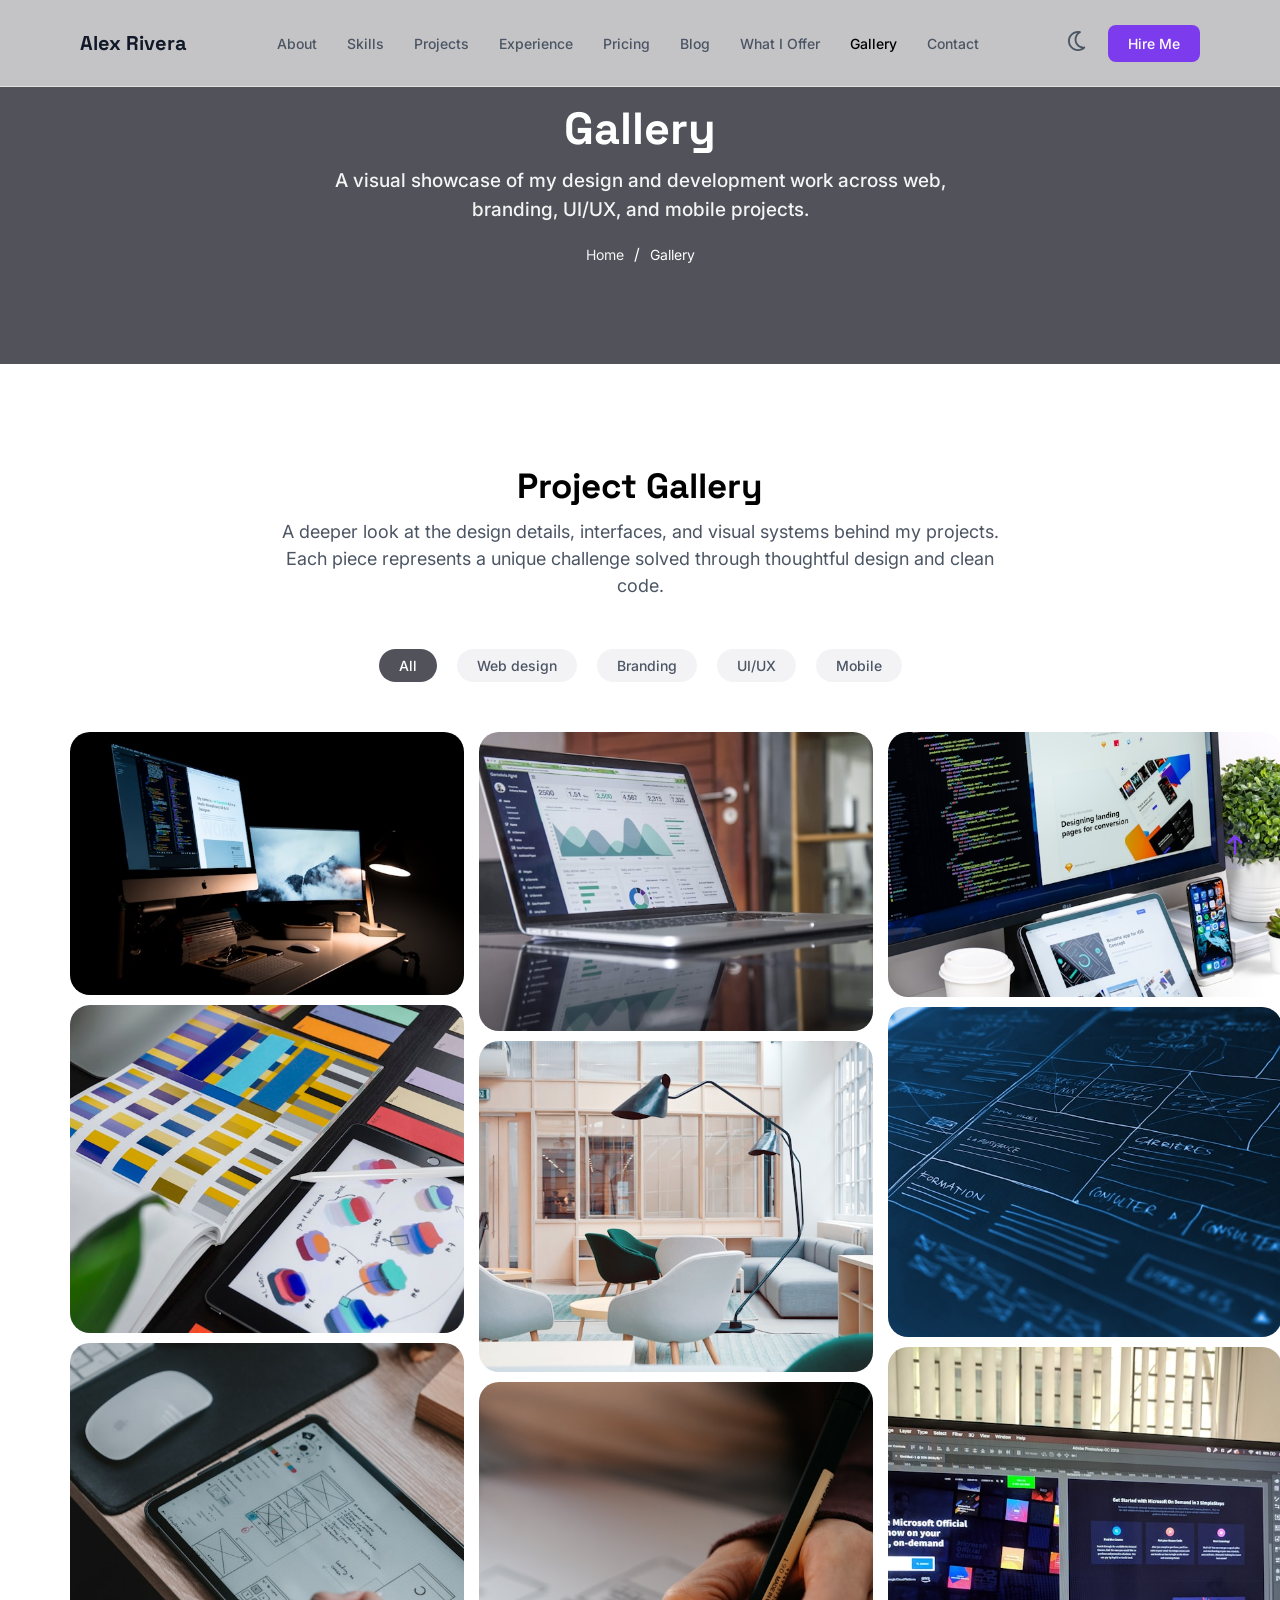
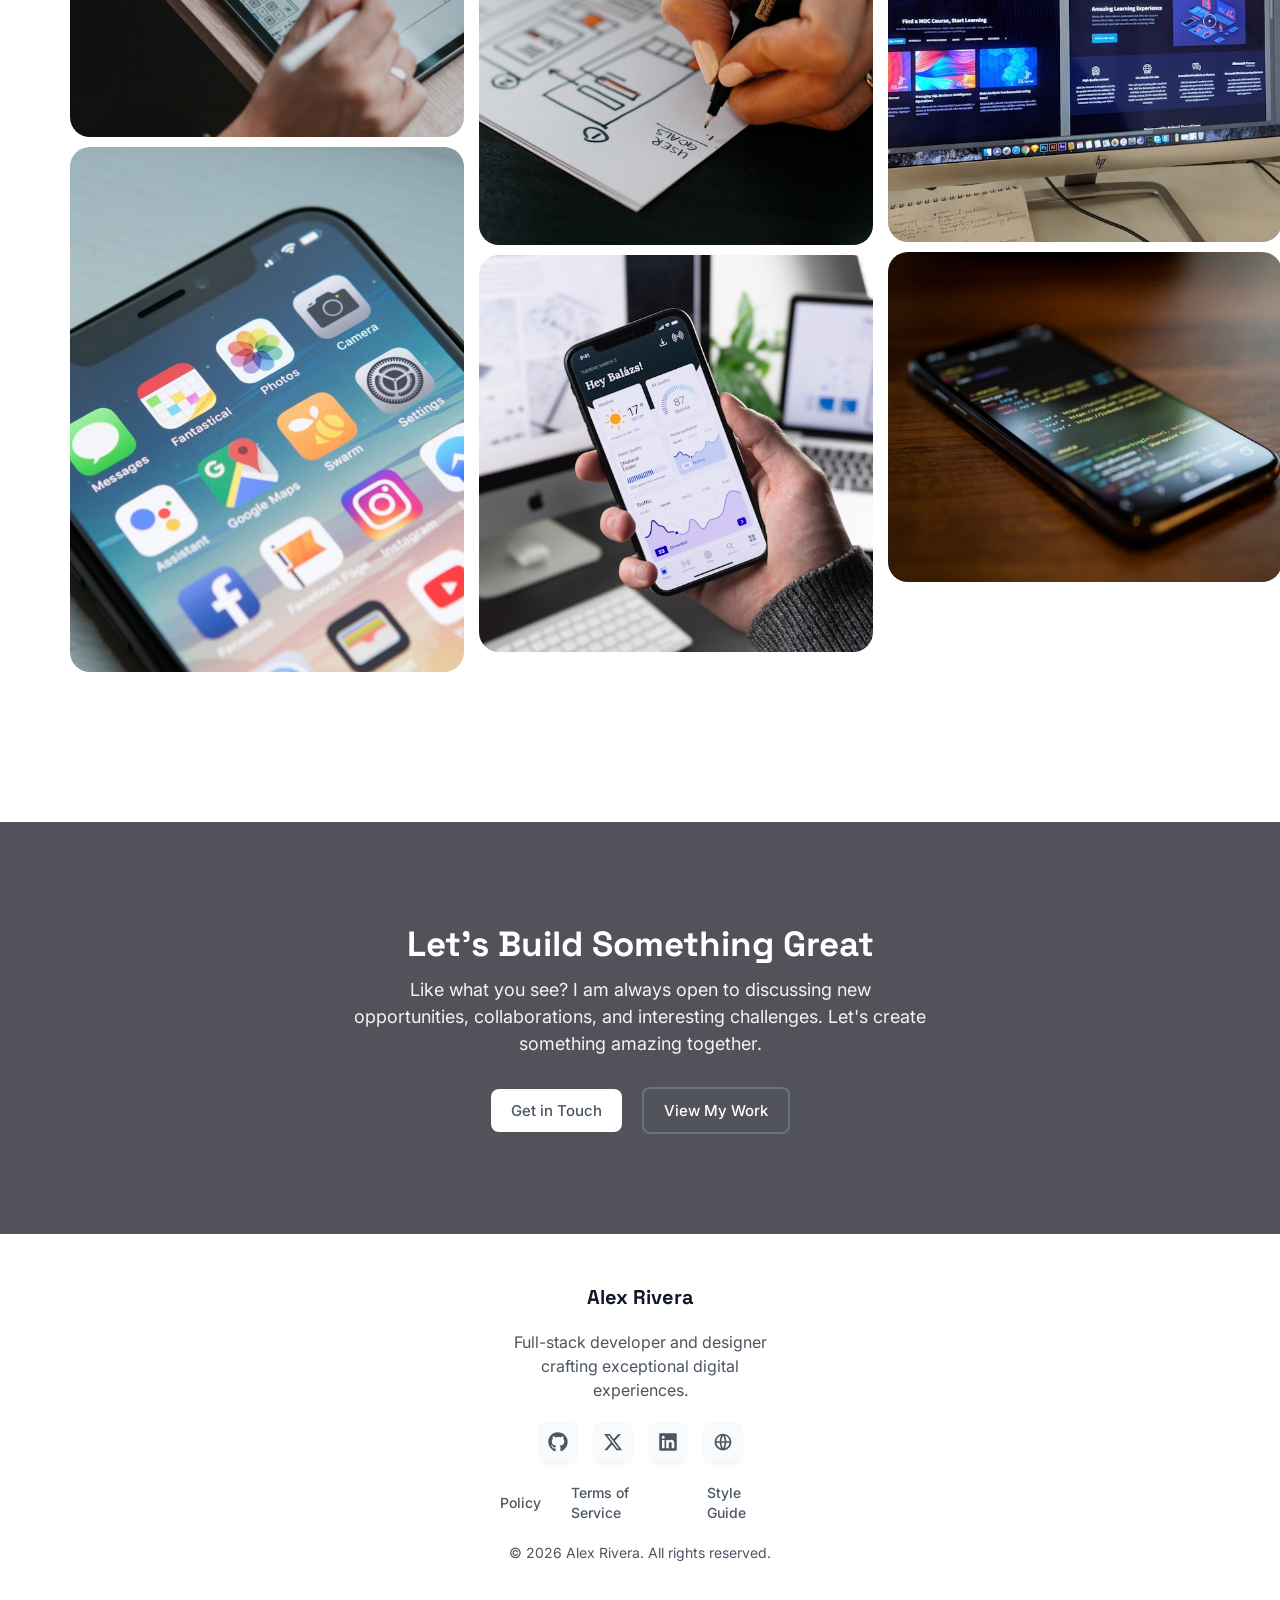
<file: gallery.html>
<!DOCTYPE html>
<html lang="en">

<head>
    <meta charset="UTF-8">
    <meta name="viewport" content="width=device-width, initial-scale=1.0">

    <!-- layout -->
    <link rel="stylesheet" href="./CSS/layout.css">
    <!-- main -->
    <link rel="stylesheet" href="./CSS/main.css">
    <!-- Gallery -->
    <link rel="stylesheet" href="./CSS/gallery.css">

    <title>Gallery | Alex Rivera</title>
</head>

<body>
    <!-- header-section -->
<div class="header">
    <a href="#" class="nav-brand">Alex Rivera</a>

    <nav class="navbar" id="navbar-menu">
        <div class="overlay">
            <ul class="nav-menu">
                <li><a href="about.html">About</a></li>
                <li><a href="index.html #skills">Skills</a></li>
                <li><a href="index.html #projects">Projects</a></li>
                <li><a href="index.html #experience">Experience</a></li>
                <li><a href="pricing.html">Pricing</a></li>
                <li><a href="blog.html">Blog</a></li>
                <li><a href="service.html">What I Offer</a></li>
                <li><a href="gallery.html" class="active">Gallery</a></li>
                <li><a href="contact.html">Contact</a></li>
            </ul>
            <span><a href="index.html #hire me" class="cta-btn">Hire Me</a></span>
        </div>
    </nav>

    <div class="theme-col">
        <div class="background-theme">
            <span><svg fill="currentcolor" xmlns="http://www.w3.org/2000/svg" viewBox="0 0 512 512">
                    <path
                        d="M239.3 48.7c-107.1 8.5-191.3 98.1-191.3 207.3 0 114.9 93.1 208 208 208 33.3 0 64.7-7.8 92.6-21.7-103.4-23.4-180.6-115.8-180.6-226.3 0-65.8 27.4-125.1 71.3-167.3zM0 256c0-141.4 114.6-256 256-256 19.4 0 38.4 2.2 56.7 6.3 9.9 2.2 17.3 10.5 18.5 20.5s-4 19.8-13.1 24.4c-60.6 30.2-102.1 92.7-102.1 164.8 0 101.6 82.4 184 184 184 5 0 9.9-.2 14.8-.6 10.1-.8 19.6 4.8 23.8 14.1s2 20.1-5.3 27.1C387.3 484.8 324.8 512 256 512 114.6 512 0 397.4 0 256z" />
                </svg></span>
        </div>

        <span><a href="index.html #hire me" class="cta-btn">Hire Me</a></span>

        <!-- navigation-btn -->
        <!-- checkbox -->
        <input type="checkbox" id="nav-toggle" class="nav-toggle">
        <!-- toggle-btn -->
        <label for="nav-toggle" class="nav-toggle-btn" id="menu-btn">
            <span></span>
            <span></span>
            <span></span>
        </label>
        <!-- end -->
    </div>

</div>
    <!-- end -->

    <!-- back-to-top -->
    <div class="back-to-top" id="back-to-top">
        <a href="" class="arrow-up"><svg fill="currentcolor" xmlns="http://www.w3.org/2000/svg" viewBox="0 0 384 512">
                <path
                    d="M214.6 9.4c-12.5-12.5-32.8-12.5-45.3 0l-160 160c-12.5 12.5-12.5 32.8 0 45.3s32.8 12.5 45.3 0L160 109.3 160 480c0 17.7 14.3 32 32 32s32-14.3 32-32l0-370.7 105.4 105.4c12.5 12.5 32.8 12.5 45.3 0s12.5-32.8 0-45.3l-160-160z" />
            </svg></a>
    </div>
    <!-- end -->

    <!-- gallery-hero -->
    <section class="gallery-hero">
        <h1>Gallery</h1>

        <p>A visual showcase of my design and development work across web, branding, UI/UX, and mobile projects.</p>

        <nav>
            <ul>
                <li><a href="index.html" class="nav-link">home</a></li>
                <span>/</span>
                <li>Gallery</li>
            </ul>
        </nav>
    </section>
    <!-- end -->

    <!-- project-gallery -->
    <section class="project-gallery">
        <div class="heading">
            <h2>Project Gallery</h2>
            <p>A deeper look at the design details, interfaces, and visual systems behind my projects. Each piece
                represents a unique
                challenge solved through thoughtful design and clean code.</p>
        </div>

        <div class="features">
            <button type="button">All</button>
            <button type="button">Web design</button>
            <button type="button">Branding</button>
            <button type="button">UI/UX</button>
            <button type="button">Mobile</button>
        </div>

        <div class="gallery-row">

            <div class="gallery-col">
                <div class="gallery-img">
                    <img src="./images/gallery-1.jpg" alt="" class="g-1">

                    <div class="overflow-prop">
                        <p>Web Design</p>
                        <h3>SaaS Landing Page</h3>
                    </div>
                </div>

                <div class="gallery-img">
                    <img src="./images/gallery-4.jpg" alt="" class="g-4">

                    <div class="overflow-prop">
                        <p>Branding</p>
                        <h3>Brand Identity System</h3>
                    </div>
                </div>


                <div class="gallery-img">
                    <img src="./images/gallery-7.jpg" alt="" class="g-7">

                    <div class="overflow-prop">
                        <p>UI/UX</p>
                        <h3>Design System Components</h3>
                    </div>
                </div>

                <div class="gallery-img">
                    <img src="./images/gallery-10.jpg" alt="" class="g-10">

                    <div class="overflow-prop">
                        <p>Mobile</p>
                        <h3>Fitness Tracker App</h3>
                    </div>
                </div>
            </div>

            <div class="gallery-col">
                <div class="gallery-img">
                    <img src="./images/gallery-2.jpg" alt="" class="g-2">

                    <div class="overflow-prop">
                        <p>Web Design</p>
                        <h3>Analytics Dashboard</h3>
                    </div>
                </div>

                <div class="gallery-img">
                    <img src="./images/gallery-5.jpg" alt="" class="g-5">

                    <div class="overflow-prop">
                        <p>Branding</p>
                        <h3>Creative Studio Brand</h3>
                    </div>
                </div>

                <div class="gallery-img">
                    <img src="./images/gallery-8.jpg" alt="" class="g-8">

                    <div class="overflow-prop">
                        <p>UI/UX</p>
                        <h3>UX Research & Wireframes</h3>
                    </div>
                </div>

                <div class="gallery-img">
                    <img src="./images/gallery-11.jpg" alt="" class="g-11">

                    <div class="overflow-prop">
                        <p>Mobile</p>
                        <h3>E-Commerce Mobile App</h3>
                    </div>
                </div>
            </div>

            <div class="gallery-col">
                <div class="gallery-img">
                    <img src="./images/gallery-3.jpg" alt="" class="g-3">

                    <div class="overflow-prop">
                        <p>Web Design</p>
                        <h3>Portfolio Redesign</h3>
                    </div>
                </div>

                <div class="gallery-img">
                    <img src="./images/gallery-6.jpg" alt="" class="g-6">

                    <div class="overflow-prop">
                        <p>Branding</p>
                        <h3>Visual Identity Refresh</h3>
                    </div>
                </div>

                <div class="gallery-img">
                    <img src="./images/gallery-9.jpg" alt="" class="g-9">

                    <div class="overflow-prop">
                        <p>UI/UX</p>
                        <h3>Interactive Dashboard</h3>
                    </div>
                </div>

                <div class="gallery-img">
                    <img src="./images/gallery-12.jpg" alt="" class="g-12">

                    <div class="overflow-prop">
                        <p>Mobile</p>
                        <h3>Social Platform App</h3>
                    </div>
                </div>
            </div>
        </div>
    </section>
    <!-- end -->

    <!-- contact-us -->
    <section class="contact-us">
        <div class="content">
            <h1>Let's Build Something Great</h1>
            <p>Like what you see? I am always open to discussing new opportunities, collaborations, and interesting challenges. Let's
            create something amazing together.</p>
    
            <div class="button-col">
                <span><a href="index.html #hire me" class="btn">Get in Touch</a></span>
                <span><a href="index.html #projects" class="btn second">View My Work</a></span>
            </div>
        </div>
    </section>
    <!-- end -->

    <!-- footer -->
    <footer>
        <span><a href="#" class="footer-name">Alex Rivera</a></span>
        <p>Full-stack developer and designer crafting exceptional digital experiences.</p>
        <div class="footer-row">
            <span><a href="#" class="footer-socials"><svg fill="currentcolor" xmlns="http://www.w3.org/2000/svg"
                        viewBox="0 0 512 512">
                        <path
                            d="M173.9 397.4c0 2-2.3 3.6-5.2 3.6-3.3 .3-5.6-1.3-5.6-3.6 0-2 2.3-3.6 5.2-3.6 3-.3 5.6 1.3 5.6 3.6zm-31.1-4.5c-.7 2 1.3 4.3 4.3 4.9 2.6 1 5.6 0 6.2-2s-1.3-4.3-4.3-5.2c-2.6-.7-5.5 .3-6.2 2.3zm44.2-1.7c-2.9 .7-4.9 2.6-4.6 4.9 .3 2 2.9 3.3 5.9 2.6 2.9-.7 4.9-2.6 4.6-4.6-.3-1.9-3-3.2-5.9-2.9zM252.8 8c-138.7 0-244.8 105.3-244.8 244 0 110.9 69.8 205.8 169.5 239.2 12.8 2.3 17.3-5.6 17.3-12.1 0-6.2-.3-40.4-.3-61.4 0 0-70 15-84.7-29.8 0 0-11.4-29.1-27.8-36.6 0 0-22.9-15.7 1.6-15.4 0 0 24.9 2 38.6 25.8 21.9 38.6 58.6 27.5 72.9 20.9 2.3-16 8.8-27.1 16-33.7-55.9-6.2-112.3-14.3-112.3-110.5 0-27.5 7.6-41.3 23.6-58.9-2.6-6.5-11.1-33.3 2.6-67.9 20.9-6.5 69 27 69 27 20-5.6 41.5-8.5 62.8-8.5s42.8 2.9 62.8 8.5c0 0 48.1-33.6 69-27 13.7 34.7 5.2 61.4 2.6 67.9 16 17.7 25.8 31.5 25.8 58.9 0 96.5-58.9 104.2-114.8 110.5 9.2 7.9 17 22.9 17 46.4 0 33.7-.3 75.4-.3 83.6 0 6.5 4.6 14.4 17.3 12.1 100-33.2 167.8-128.1 167.8-239 0-138.7-112.5-244-251.2-244zM105.2 352.9c-1.3 1-1 3.3 .7 5.2 1.6 1.6 3.9 2.3 5.2 1 1.3-1 1-3.3-.7-5.2-1.6-1.6-3.9-2.3-5.2-1zm-10.8-8.1c-.7 1.3 .3 2.9 2.3 3.9 1.6 1 3.6 .7 4.3-.7 .7-1.3-.3-2.9-2.3-3.9-2-.6-3.6-.3-4.3 .7zm32.4 35.6c-1.6 1.3-1 4.3 1.3 6.2 2.3 2.3 5.2 2.6 6.5 1 1.3-1.3 .7-4.3-1.3-6.2-2.2-2.3-5.2-2.6-6.5-1zm-11.4-14.7c-1.6 1-1.6 3.6 0 5.9s4.3 3.3 5.6 2.3c1.6-1.3 1.6-3.9 0-6.2-1.4-2.3-4-3.3-5.6-2z" />
                    </svg></a></span>

            <span><a href="#" class="footer-socials"><svg fill="currentcolor" xmlns="http://www.w3.org/2000/svg"
                        viewBox="0 0 448 512">
                        <path
                            d="M357.2 48L427.8 48 273.6 224.2 455 464 313 464 201.7 318.6 74.5 464 3.8 464 168.7 275.5-5.2 48 140.4 48 240.9 180.9 357.2 48zM332.4 421.8l39.1 0-252.4-333.8-42 0 255.3 333.8z" />
                    </svg></a></span>

            <span><a href="#" class="footer-socials"><svg fill="currentcolor" xmlns="http://www.w3.org/2000/svg"
                        viewBox="0 0 448 512">
                        <path
                            d="M416 32L31.9 32C14.3 32 0 46.5 0 64.3L0 447.7C0 465.5 14.3 480 31.9 480L416 480c17.6 0 32-14.5 32-32.3l0-383.4C448 46.5 433.6 32 416 32zM135.4 416l-66.4 0 0-213.8 66.5 0 0 213.8-.1 0zM102.2 96a38.5 38.5 0 1 1 0 77 38.5 38.5 0 1 1 0-77zM384.3 416l-66.4 0 0-104c0-24.8-.5-56.7-34.5-56.7-34.6 0-39.9 27-39.9 54.9l0 105.8-66.4 0 0-213.8 63.7 0 0 29.2 .9 0c8.9-16.8 30.6-34.5 62.9-34.5 67.2 0 79.7 44.3 79.7 101.9l0 117.2z" />
                    </svg></a></span>

            <span><a href="#" class="footer-socials"><svg xmlns="http://www.w3.org/2000/svg" viewBox="0 0 24 24"
                        fill="currentColor">
                        <path
                            d="M12 22C6.47715 22 2 17.5228 2 12C2 6.47715 6.47715 2 12 2C17.5228 2 22 6.47715 22 12C22 17.5228 17.5228 22 12 22ZM9.71002 19.6674C8.74743 17.6259 8.15732 15.3742 8.02731 13H4.06189C4.458 16.1765 6.71639 18.7747 9.71002 19.6674ZM10.0307 13C10.1811 15.4388 10.8778 17.7297 12 19.752C13.1222 17.7297 13.8189 15.4388 13.9693 13H10.0307ZM19.9381 13H15.9727C15.8427 15.3742 15.2526 17.6259 14.29 19.6674C17.2836 18.7747 19.542 16.1765 19.9381 13ZM4.06189 11H8.02731C8.15732 8.62577 8.74743 6.37407 9.71002 4.33256C6.71639 5.22533 4.458 7.8235 4.06189 11ZM10.0307 11H13.9693C13.8189 8.56122 13.1222 6.27025 12 4.24799C10.8778 6.27025 10.1811 8.56122 10.0307 11ZM14.29 4.33256C15.2526 6.37407 15.8427 8.62577 15.9727 11H19.9381C19.542 7.8235 17.2836 5.22533 14.29 4.33256Z">
                        </path>
                    </svg></a></span>
        </div>

        <div class="footer-nav">
            <span><a href="#" class="nav-link">Policy</a></span>
            <span><a href="#" class="nav-link">Terms of Service</a></span>
            <span><a href="#" class="nav-link">Style Guide</a></span>
        </div>

        <p class="copywright">
            © 2026 Alex Rivera. All rights reserved.
        </p>
    </footer>
    <!-- end -->

    <!-- JAVASCRIPT -->
    <script src="intro.js"></script>
</body>

</html>
</file>
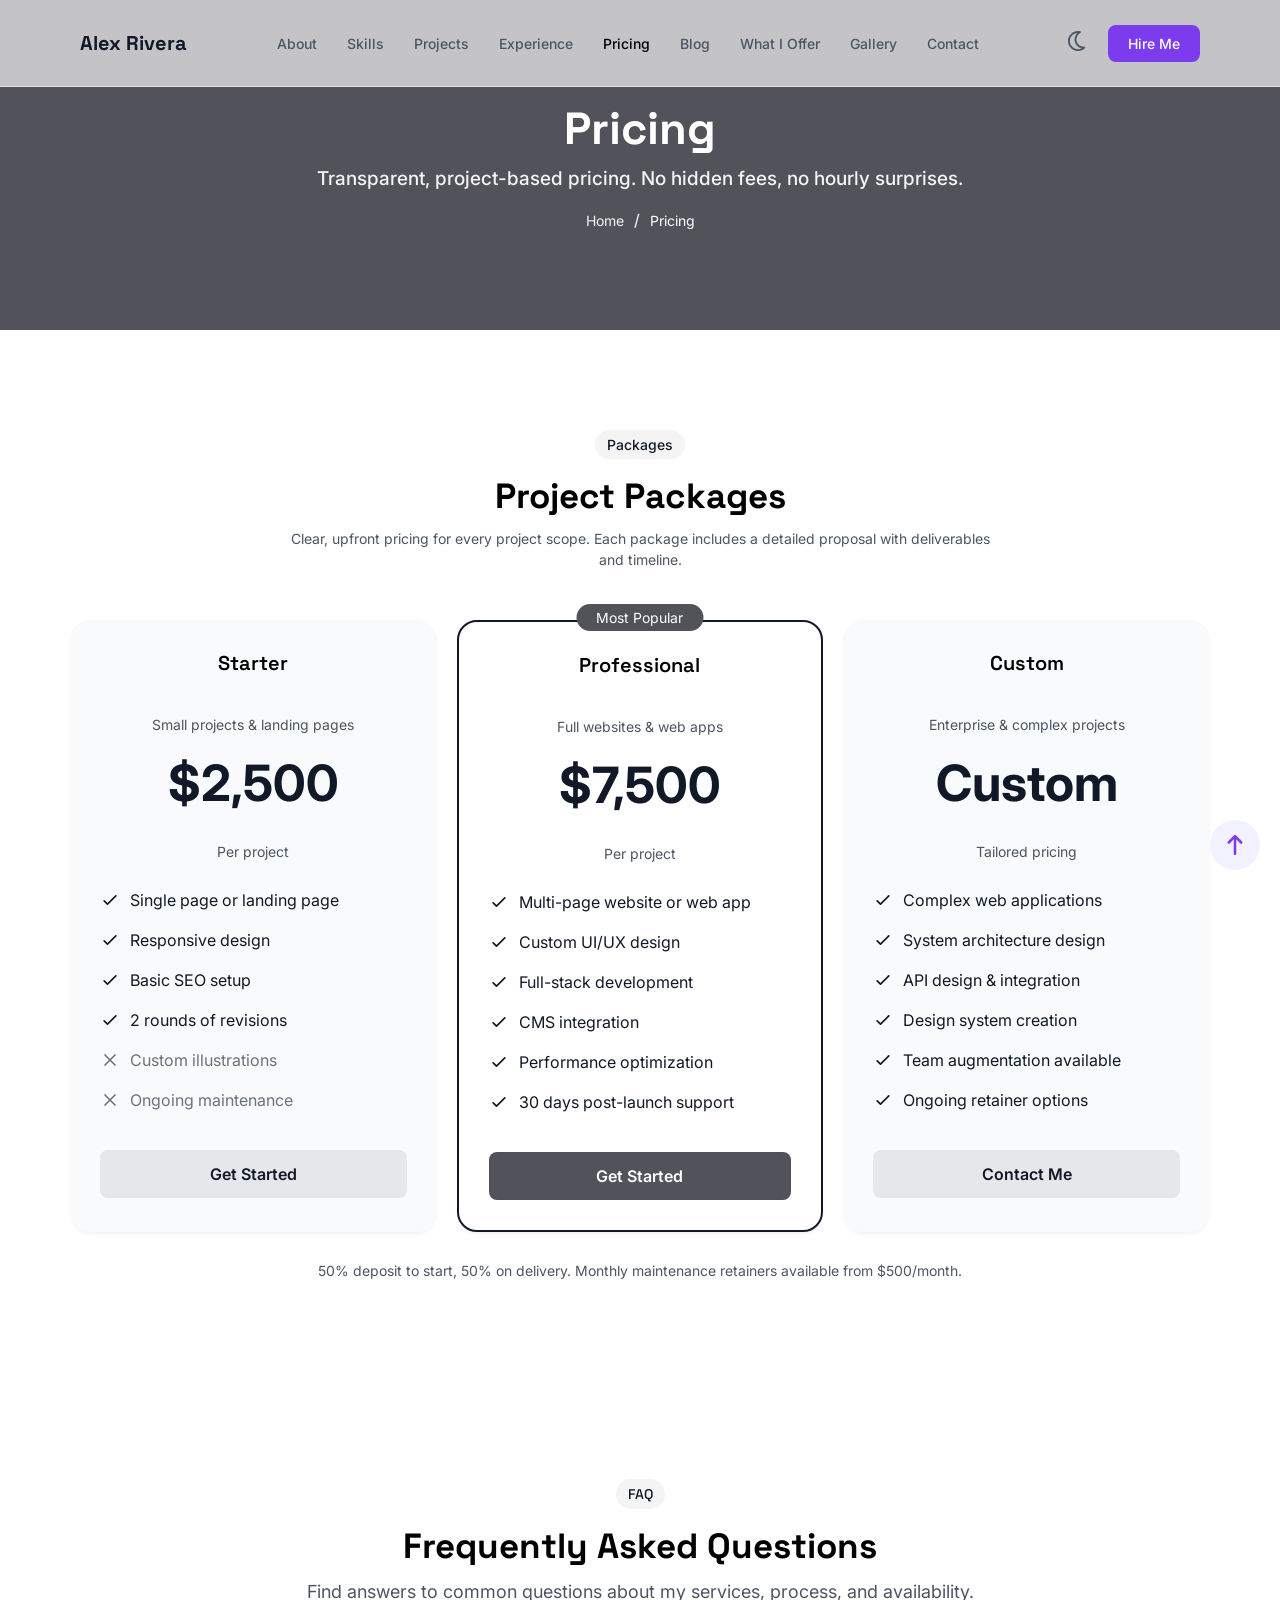
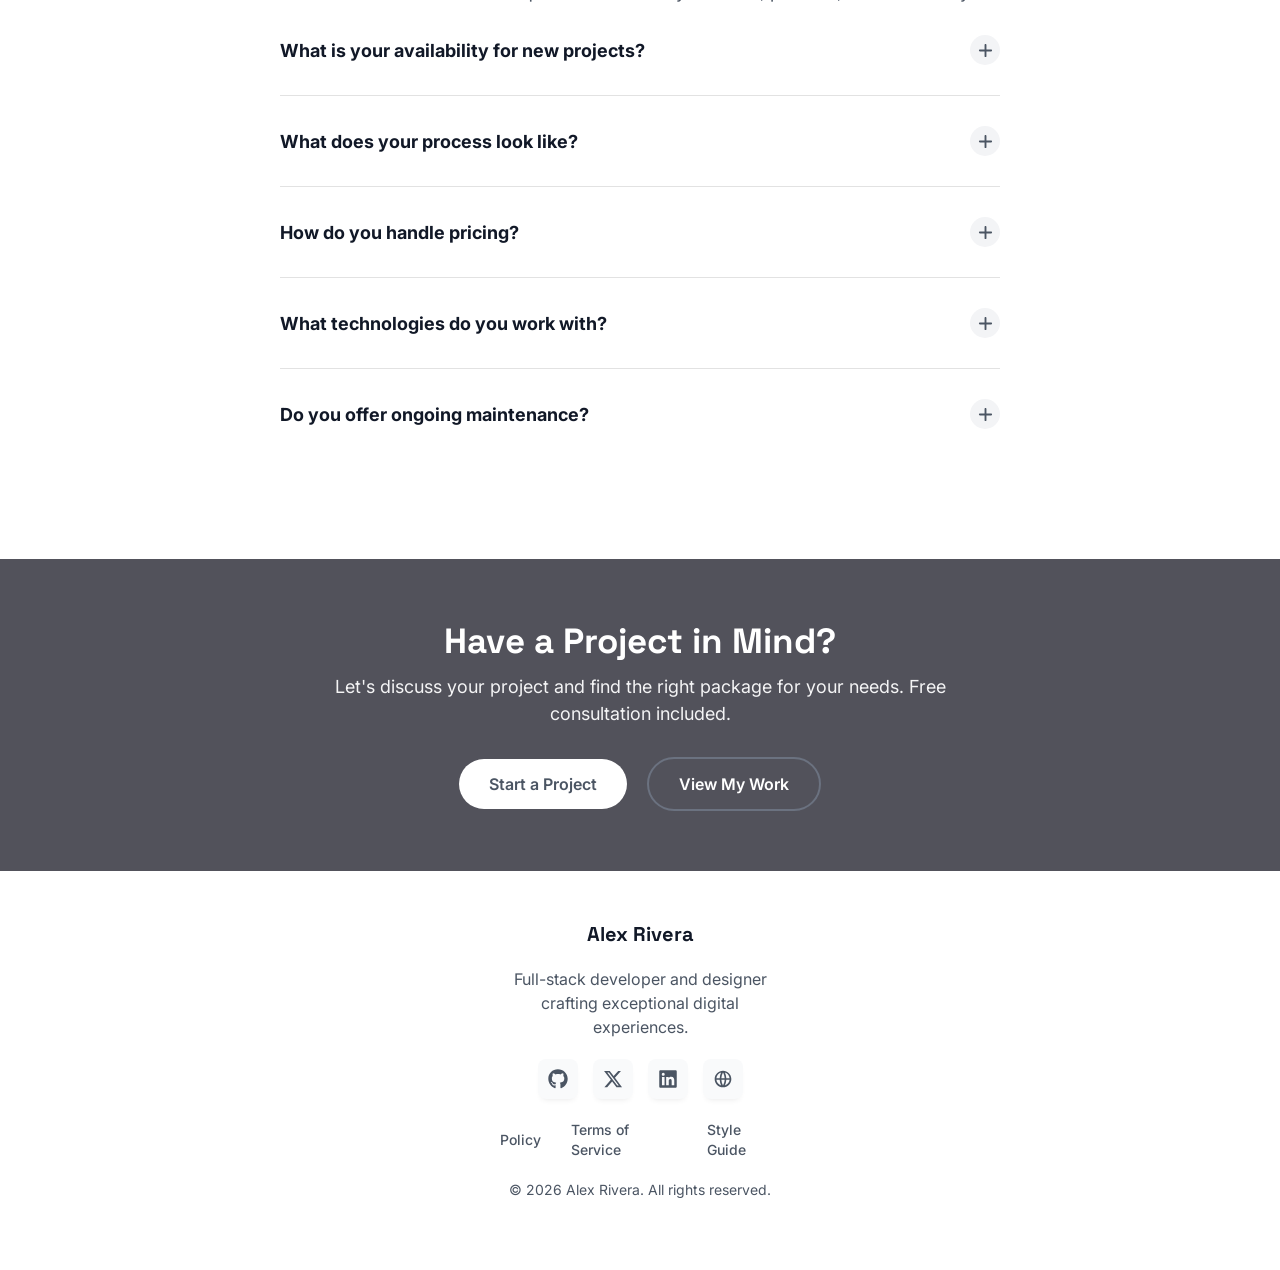
<file: pricing.html>
<!DOCTYPE html>
<html lang="en">

<head>
    <meta charset="UTF-8">
    <meta name="viewport" content="width=device-width, initial-scale=1.0">

    <!-- layout -->
    <link rel="stylesheet" href="./CSS/layout.css">

    <!-- main -->
    <link rel="stylesheet" href="./CSS/main.css">

    <!-- pricing -->
    <link rel="stylesheet" href="./CSS/pricing.css">

    <title>Pricing | Alex Rivera</title>
</head>

<body>
    <!-- header-section -->
    <div class="header">
        <a href="#" class="nav-brand">Alex Rivera</a>
    
        <nav class="navbar" id="navbar-menu">
            <div class="overlay">
                <ul class="nav-menu">
                    <li><a href="about.html">About</a></li>
                    <li><a href="index.html #skills">Skills</a></li>
                    <li><a href="index.html #projects">Projects</a></li>
                    <li><a href="index.html #experience">Experience</a></li>
                    <li><a href="pricing.html" class="active">Pricing</a></li>
                    <li><a href="blog.html">Blog</a></li>
                    <li><a href="service.html">What I Offer</a></li>
                    <li><a href="gallery.html">Gallery</a></li>
                    <li><a href="contact.html">Contact</a></li>
                </ul>
                <span><a href="index.html #hire me" class="cta-btn">Hire Me</a></span>
            </div>
        </nav>
    
        <div class="theme-col">
            <div class="background-theme">
                <span><svg fill="currentcolor" xmlns="http://www.w3.org/2000/svg" viewBox="0 0 512 512">
                        <path
                            d="M239.3 48.7c-107.1 8.5-191.3 98.1-191.3 207.3 0 114.9 93.1 208 208 208 33.3 0 64.7-7.8 92.6-21.7-103.4-23.4-180.6-115.8-180.6-226.3 0-65.8 27.4-125.1 71.3-167.3zM0 256c0-141.4 114.6-256 256-256 19.4 0 38.4 2.2 56.7 6.3 9.9 2.2 17.3 10.5 18.5 20.5s-4 19.8-13.1 24.4c-60.6 30.2-102.1 92.7-102.1 164.8 0 101.6 82.4 184 184 184 5 0 9.9-.2 14.8-.6 10.1-.8 19.6 4.8 23.8 14.1s2 20.1-5.3 27.1C387.3 484.8 324.8 512 256 512 114.6 512 0 397.4 0 256z" />
                    </svg></span>
            </div>
    
            <span><a href="index.html #hire me" class="cta-btn">Hire Me</a></span>
    
            <!-- navigation-btn -->
            <!-- checkbox -->
            <input type="checkbox" id="nav-toggle" class="nav-toggle">
            <!-- toggle-btn -->
            <label for="nav-toggle" class="nav-toggle-btn" id="menu-btn">
                <span></span>
                <span></span>
                <span></span>
            </label>
            <!-- end -->
        </div>
    
    </div>
    <!-- end -->

    <!-- back-to-top -->
    <div class="back-to-top" id="back-to-top">
        <a href="" class="arrow-up"><svg fill="currentcolor" xmlns="http://www.w3.org/2000/svg" viewBox="0 0 384 512">
                <path
                    d="M214.6 9.4c-12.5-12.5-32.8-12.5-45.3 0l-160 160c-12.5 12.5-12.5 32.8 0 45.3s32.8 12.5 45.3 0L160 109.3 160 480c0 17.7 14.3 32 32 32s32-14.3 32-32l0-370.7 105.4 105.4c12.5 12.5 32.8 12.5 45.3 0s12.5-32.8 0-45.3l-160-160z" />
            </svg></a>
    </div>
    <!-- end -->

    <!-- pricing-hero -->
    <section class="pricing-hero">
        <h1>Pricing</h1>
        <p>Transparent, project-based pricing. No hidden fees, no hourly surprises.</p>

        <nav>
            <ul>
                <li><a href="index.html" class="nav-link">home</a></li>
                <span>/</span>
                <li>Pricing</li>
            </ul>
        </nav>
    </section>
    <!-- end -->

    <!-- packages-section -->
    <section class="packages">
        <div class="heading">
            <em>Packages</em>
            <h2>Project Packages</h2>
            <p>Clear, upfront pricing for every project scope. Each package includes a detailed proposal with
                deliverables and
                timeline.</p>
        </div>

        <div class="packages-row">

            <div class="packages-col">
                <div class="packages-col-info">
                    <h3>Starter</h3>
                    <p>Small projects & landing pages</p>
                    <h1>$2,500</h1>
                    <p>Per project</p>
                </div>
                <div class="package-col-features">
                    <ul>
                        <li>
                            <svg class="mt-1 h-4 w-4 flex-shrink-0 text-accent-500" fill="none" viewBox="0 0 24 24"
                                stroke="currentColor">
                                <path stroke-linecap="round" stroke-linejoin="round" stroke-width="2"
                                    d="M5 13l4 4L19 7"></path>
                            </svg>

                            <span>Single page or landing page</span>
                        </li>

                        <li>
                            <svg class="mt-1 h-4 w-4 flex-shrink-0 text-accent-500" fill="none" viewBox="0 0 24 24"
                                stroke="currentColor">
                                <path stroke-linecap="round" stroke-linejoin="round" stroke-width="2"
                                    d="M5 13l4 4L19 7"></path>
                            </svg>
                            <span>Responsive design</span>
                        </li>

                        <li>
                            <svg class="mt-1 h-4 w-4 flex-shrink-0 text-accent-500" fill="none" viewBox="0 0 24 24"
                                stroke="currentColor">
                                <path stroke-linecap="round" stroke-linejoin="round" stroke-width="2"
                                    d="M5 13l4 4L19 7"></path>
                            </svg>

                            <span>Basic SEO setup</span>

                        </li>

                        <li>
                            <svg class="mt-1 h-4 w-4 flex-shrink-0 text-accent-500" fill="none" viewBox="0 0 24 24"
                                stroke="currentColor">
                                <path stroke-linecap="round" stroke-linejoin="round" stroke-width="2"
                                    d="M5 13l4 4L19 7"></path>
                            </svg>

                            <span>2 rounds of revisions</span>

                        </li>

                        <li class="gray-icon">
                            <svg class="h-5 w-5 flex-shrink-0 text-gray-400" fill="none" viewBox="0 0 24 24"
                                stroke="currentColor">
                                <path stroke-linecap="round" stroke-linejoin="round" stroke-width="2"
                                    d="M6 18L18 6M6 6l12 12"></path>
                            </svg>

                            <span>Custom illustrations</span>

                        </li>

                        <li class="gray-icon">
                            <svg class="h-5 w-5 flex-shrink-0 text-gray-400" fill="none" viewBox="0 0 24 24"
                                stroke="currentColor">
                                <path stroke-linecap="round" stroke-linejoin="round" stroke-width="2"
                                    d="M6 18L18 6M6 6l12 12"></path>
                            </svg>

                            <span>Ongoing maintenance</span>

                        </li>
                    </ul>
                </div>
                <span><a href="#" class="cta-btn">Get Started</a></span>
            </div>

            <div class="packages-col">
                <em class="popular">Most Popular</em>
                <div class="packages-col-info">
                    <h3>Professional</h3>
                    <p>Full websites & web apps</p>
                    <h1>$7,500</h1>
                    <p>Per project</p>
                </div>

                <div class="package-col-features">
                    <ul>
                        <li>
                            <svg class="mt-1 h-4 w-4 flex-shrink-0 text-accent-500" fill="none" viewBox="0 0 24 24"
                                stroke="currentColor">
                                <path stroke-linecap="round" stroke-linejoin="round" stroke-width="2"
                                    d="M5 13l4 4L19 7"></path>
                            </svg>

                            <span>Multi-page website or web app</span>
                        </li>

                        <li>
                            <svg class="mt-1 h-4 w-4 flex-shrink-0 text-accent-500" fill="none" viewBox="0 0 24 24"
                                stroke="currentColor">
                                <path stroke-linecap="round" stroke-linejoin="round" stroke-width="2"
                                    d="M5 13l4 4L19 7"></path>
                            </svg>
                            <span>Custom UI/UX design</span>
                        </li>

                        <li>
                            <svg class="mt-1 h-4 w-4 flex-shrink-0 text-accent-500" fill="none" viewBox="0 0 24 24"
                                stroke="currentColor">
                                <path stroke-linecap="round" stroke-linejoin="round" stroke-width="2"
                                    d="M5 13l4 4L19 7"></path>
                            </svg>

                            <span>Full-stack development</span>

                        </li>

                        <li>
                            <svg class="mt-1 h-4 w-4 flex-shrink-0 text-accent-500" fill="none" viewBox="0 0 24 24"
                                stroke="currentColor">
                                <path stroke-linecap="round" stroke-linejoin="round" stroke-width="2"
                                    d="M5 13l4 4L19 7"></path>
                            </svg>

                            <span>CMS integration</span>

                        </li>

                        <li>
                            <svg class="mt-1 h-4 w-4 flex-shrink-0 text-accent-500" fill="none" viewBox="0 0 24 24"
                                stroke="currentColor">
                                <path stroke-linecap="round" stroke-linejoin="round" stroke-width="2"
                                    d="M5 13l4 4L19 7">
                                </path>
                            </svg>

                            <span>Performance optimization</span>

                        </li>

                        <li>
                            <svg class="mt-1 h-4 w-4 flex-shrink-0 text-accent-500" fill="none" viewBox="0 0 24 24"
                                stroke="currentColor">
                                <path stroke-linecap="round" stroke-linejoin="round" stroke-width="2"
                                    d="M5 13l4 4L19 7">
                                </path>
                            </svg>

                            <span>30 days post-launch support</span>

                        </li>
                    </ul>
                </div>
                <span><a href="#" class="cta-btn">Get Started</a></span>
            </div>

            <div class="packages-col">
                <div class="packages-col-info">
                    <h3>Custom</h3>
                    <p>Enterprise & complex projects</p>
                    <h1>Custom</h1>
                    <p>Tailored pricing</p>
                </div>

                <div class="package-col-features">
                    <ul>
                        <li>
                            <svg class="mt-1 h-4 w-4 flex-shrink-0 text-accent-500" fill="none" viewBox="0 0 24 24"
                                stroke="currentColor">
                                <path stroke-linecap="round" stroke-linejoin="round" stroke-width="2"
                                    d="M5 13l4 4L19 7"></path>
                            </svg>

                            <span>Complex web applications</span>
                        </li>

                        <li>
                            <svg class="mt-1 h-4 w-4 flex-shrink-0 text-accent-500" fill="none" viewBox="0 0 24 24"
                                stroke="currentColor">
                                <path stroke-linecap="round" stroke-linejoin="round" stroke-width="2"
                                    d="M5 13l4 4L19 7"></path>
                            </svg>
                            <span>System architecture design</span>
                        </li>

                        <li>
                            <svg class="mt-1 h-4 w-4 flex-shrink-0 text-accent-500" fill="none" viewBox="0 0 24 24"
                                stroke="currentColor">
                                <path stroke-linecap="round" stroke-linejoin="round" stroke-width="2"
                                    d="M5 13l4 4L19 7"></path>
                            </svg>

                            <span>API design & integration</span>

                        </li>

                        <li>
                            <svg class="mt-1 h-4 w-4 flex-shrink-0 text-accent-500" fill="none" viewBox="0 0 24 24"
                                stroke="currentColor">
                                <path stroke-linecap="round" stroke-linejoin="round" stroke-width="2"
                                    d="M5 13l4 4L19 7"></path>
                            </svg>

                            <span>Design system creation</span>

                        </li>

                        <li>
                            <svg class="mt-1 h-4 w-4 flex-shrink-0 text-accent-500" fill="none" viewBox="0 0 24 24"
                                stroke="currentColor">
                                <path stroke-linecap="round" stroke-linejoin="round" stroke-width="2"
                                    d="M5 13l4 4L19 7">
                                </path>
                            </svg>

                            <span>Team augmentation available</span>

                        </li>

                        <li>
                            <svg class="mt-1 h-4 w-4 flex-shrink-0 text-accent-500" fill="none" viewBox="0 0 24 24"
                                stroke="currentColor">
                                <path stroke-linecap="round" stroke-linejoin="round" stroke-width="2"
                                    d="M5 13l4 4L19 7">
                                </path>
                            </svg>

                            <span>Ongoing retainer options</span>

                        </li>
                    </ul>
                </div>
                <span><a href="#" class="cta-btn">Contact Me</a></span>
            </div>
        </div>

        <p>50% deposit to start, 50% on delivery. Monthly maintenance retainers available from $500/month.</p>
    </section>
    <!-- end -->

    <!-- FAQ-section -->
    <section class="FAQ-section">
        <div class="heading">
            <em>FAQ</em>
            <h2>Frequently Asked Questions</h2>
            <p>Find answers to common questions about my services, process, and availability.</p>
        </div>
    
        <div class="question-row">
            <div class="question-col">
                <div class="FAQ">
                    <span class="h2">What is your availability for new projects?</span>
                    <span class="plus-icon"><svg fill="currentcolor" xmlns="http://www.w3.org/2000/svg"
                            viewBox="0 0 448 512">
                            <path
                                d="M256 64c0-17.7-14.3-32-32-32s-32 14.3-32 32l0 160-160 0c-17.7 0-32 14.3-32 32s14.3 32 32 32l160 0 0 160c0 17.7 14.3 32 32 32s32-14.3 32-32l0-160 160 0c17.7 0 32-14.3 32-32s-14.3-32-32-32l-160 0 0-160z" />
                        </svg></span>
                </div>
    
                <!-- <p>I typically take on 2-3 projects at a time to ensure dedicated attention. Current availability is 3-4 weeks out. For
                        urgent projects, I can sometimes accommodate tighter timelines — reach out to discuss.</p> -->
            </div>
            <div class="question-col">
                <div class="FAQ">
                    <span class="h2">What does your process look like?</span>
                    <span class="plus-icon"><svg fill="currentcolor" xmlns="http://www.w3.org/2000/svg"
                            viewBox="0 0 448 512">
                            <path
                                d="M256 64c0-17.7-14.3-32-32-32s-32 14.3-32 32l0 160-160 0c-17.7 0-32 14.3-32 32s14.3 32 32 32l160 0 0 160c0 17.7 14.3 32 32 32s32-14.3 32-32l0-160 160 0c17.7 0 32-14.3 32-32s-14.3-32-32-32l-160 0 0-160z" />
                        </svg></span>
                </div>
                <!-- <p>I follow a structured 4-phase approach: Discovery (requirements and research), Design (wireframes and prototypes),
                    Development (coding and testing), and Delivery (deployment and handoff). You're involved at every stage.</p> -->
            </div>
            <div class="question-col">
                <div class="FAQ">
                    <span class="h2">How do you handle pricing?</span>
                    <span class="plus-icon"><svg fill="currentcolor" xmlns="http://www.w3.org/2000/svg"
                            viewBox="0 0 448 512">
                            <path
                                d="M256 64c0-17.7-14.3-32-32-32s-32 14.3-32 32l0 160-160 0c-17.7 0-32 14.3-32 32s14.3 32 32 32l160 0 0 160c0 17.7 14.3 32 32 32s32-14.3 32-32l0-160 160 0c17.7 0 32-14.3 32-32s-14.3-32-32-32l-160 0 0-160z" />
                        </svg></span>
                </div>
                <!-- <p>I offer project-based pricing tailored to scope and complexity. After our initial consultation, I provide a detailed
                    proposal with clear deliverables, timeline, and cost breakdown. No hidden fees or surprises.</p> -->
            </div>
            <div class="question-col">
                <div class="FAQ">
                    <span class="h2">What technologies do you work with?</span>
                    <span class="plus-icon"><svg fill="currentcolor" xmlns="http://www.w3.org/2000/svg"
                            viewBox="0 0 448 512">
                            <path
                                d="M256 64c0-17.7-14.3-32-32-32s-32 14.3-32 32l0 160-160 0c-17.7 0-32 14.3-32 32s14.3 32 32 32l160 0 0 160c0 17.7 14.3 32 32 32s32-14.3 32-32l0-160 160 0c17.7 0 32-14.3 32-32s-14.3-32-32-32l-160 0 0-160z" />
                        </svg></span>
                </div>
                <!-- <p>My core stack is React, TypeScript, Node.js, and Tailwind CSS. I also work with Next.js, Vue.js, PostgreSQL, and various
                    cloud platforms. I choose the best tools for each project's specific needs.</p> -->
            </div>
            <div class="question-col">
                <div class="FAQ">
                    <span class="h2">Do you offer ongoing maintenance?</span>
                    <span class="plus-icon"><svg fill="currentcolor" xmlns="http://www.w3.org/2000/svg"
                            viewBox="0 0 448 512">
                            <path
                                d="M256 64c0-17.7-14.3-32-32-32s-32 14.3-32 32l0 160-160 0c-17.7 0-32 14.3-32 32s14.3 32 32 32l160 0 0 160c0 17.7 14.3 32 32 32s32-14.3 32-32l0-160 160 0c17.7 0 32-14.3 32-32s-14.3-32-32-32l-160 0 0-160z" />
                        </svg></span>
                </div>
                <!-- <p>Yes, I offer monthly maintenance retainers that include bug fixes, security updates, performance monitoring, and feature
                    enhancements. This ensures your project stays healthy and up-to-date long after launch.</p> -->
            </div>
        </div>
    </section>
    <!-- end -->

    <!-- projects -->
     <section class="projects">
            <div class="content">
                <h1>Have a Project in Mind?</h1>
                <p>Let's discuss your project and find the right package for your needs. Free consultation included.</p>

                <div class="button-col">
                    <span><a href="index.html #hire me" class="btn">Start a Project</a></span>
                    <span><a href="index.html #projects" class="btn second">View My Work</a></span>
                </div>
            </div>
     </section>
     <!-- end -->

        <!-- footer -->
        <footer>
            <span><a href="#" class="footer-name">Alex Rivera</a></span>
            <p>Full-stack developer and designer crafting exceptional digital experiences.</p>
            <div class="footer-row">
                <span><a href="#" class="footer-socials"><svg fill="currentcolor" xmlns="http://www.w3.org/2000/svg"
                            viewBox="0 0 512 512">
                            <path
                                d="M173.9 397.4c0 2-2.3 3.6-5.2 3.6-3.3 .3-5.6-1.3-5.6-3.6 0-2 2.3-3.6 5.2-3.6 3-.3 5.6 1.3 5.6 3.6zm-31.1-4.5c-.7 2 1.3 4.3 4.3 4.9 2.6 1 5.6 0 6.2-2s-1.3-4.3-4.3-5.2c-2.6-.7-5.5 .3-6.2 2.3zm44.2-1.7c-2.9 .7-4.9 2.6-4.6 4.9 .3 2 2.9 3.3 5.9 2.6 2.9-.7 4.9-2.6 4.6-4.6-.3-1.9-3-3.2-5.9-2.9zM252.8 8c-138.7 0-244.8 105.3-244.8 244 0 110.9 69.8 205.8 169.5 239.2 12.8 2.3 17.3-5.6 17.3-12.1 0-6.2-.3-40.4-.3-61.4 0 0-70 15-84.7-29.8 0 0-11.4-29.1-27.8-36.6 0 0-22.9-15.7 1.6-15.4 0 0 24.9 2 38.6 25.8 21.9 38.6 58.6 27.5 72.9 20.9 2.3-16 8.8-27.1 16-33.7-55.9-6.2-112.3-14.3-112.3-110.5 0-27.5 7.6-41.3 23.6-58.9-2.6-6.5-11.1-33.3 2.6-67.9 20.9-6.5 69 27 69 27 20-5.6 41.5-8.5 62.8-8.5s42.8 2.9 62.8 8.5c0 0 48.1-33.6 69-27 13.7 34.7 5.2 61.4 2.6 67.9 16 17.7 25.8 31.5 25.8 58.9 0 96.5-58.9 104.2-114.8 110.5 9.2 7.9 17 22.9 17 46.4 0 33.7-.3 75.4-.3 83.6 0 6.5 4.6 14.4 17.3 12.1 100-33.2 167.8-128.1 167.8-239 0-138.7-112.5-244-251.2-244zM105.2 352.9c-1.3 1-1 3.3 .7 5.2 1.6 1.6 3.9 2.3 5.2 1 1.3-1 1-3.3-.7-5.2-1.6-1.6-3.9-2.3-5.2-1zm-10.8-8.1c-.7 1.3 .3 2.9 2.3 3.9 1.6 1 3.6 .7 4.3-.7 .7-1.3-.3-2.9-2.3-3.9-2-.6-3.6-.3-4.3 .7zm32.4 35.6c-1.6 1.3-1 4.3 1.3 6.2 2.3 2.3 5.2 2.6 6.5 1 1.3-1.3 .7-4.3-1.3-6.2-2.2-2.3-5.2-2.6-6.5-1zm-11.4-14.7c-1.6 1-1.6 3.6 0 5.9s4.3 3.3 5.6 2.3c1.6-1.3 1.6-3.9 0-6.2-1.4-2.3-4-3.3-5.6-2z" />
                        </svg></a></span>
        
                <span><a href="#" class="footer-socials"><svg fill="currentcolor" xmlns="http://www.w3.org/2000/svg"
                            viewBox="0 0 448 512">
                            <path
                                d="M357.2 48L427.8 48 273.6 224.2 455 464 313 464 201.7 318.6 74.5 464 3.8 464 168.7 275.5-5.2 48 140.4 48 240.9 180.9 357.2 48zM332.4 421.8l39.1 0-252.4-333.8-42 0 255.3 333.8z" />
                        </svg></a></span>
        
                <span><a href="#" class="footer-socials"><svg fill="currentcolor" xmlns="http://www.w3.org/2000/svg"
                            viewBox="0 0 448 512">
                            <path
                                d="M416 32L31.9 32C14.3 32 0 46.5 0 64.3L0 447.7C0 465.5 14.3 480 31.9 480L416 480c17.6 0 32-14.5 32-32.3l0-383.4C448 46.5 433.6 32 416 32zM135.4 416l-66.4 0 0-213.8 66.5 0 0 213.8-.1 0zM102.2 96a38.5 38.5 0 1 1 0 77 38.5 38.5 0 1 1 0-77zM384.3 416l-66.4 0 0-104c0-24.8-.5-56.7-34.5-56.7-34.6 0-39.9 27-39.9 54.9l0 105.8-66.4 0 0-213.8 63.7 0 0 29.2 .9 0c8.9-16.8 30.6-34.5 62.9-34.5 67.2 0 79.7 44.3 79.7 101.9l0 117.2z" />
                        </svg></a></span>
        
                <span><a href="#" class="footer-socials"><svg xmlns="http://www.w3.org/2000/svg" viewBox="0 0 24 24"
                            fill="currentColor">
                            <path
                                d="M12 22C6.47715 22 2 17.5228 2 12C2 6.47715 6.47715 2 12 2C17.5228 2 22 6.47715 22 12C22 17.5228 17.5228 22 12 22ZM9.71002 19.6674C8.74743 17.6259 8.15732 15.3742 8.02731 13H4.06189C4.458 16.1765 6.71639 18.7747 9.71002 19.6674ZM10.0307 13C10.1811 15.4388 10.8778 17.7297 12 19.752C13.1222 17.7297 13.8189 15.4388 13.9693 13H10.0307ZM19.9381 13H15.9727C15.8427 15.3742 15.2526 17.6259 14.29 19.6674C17.2836 18.7747 19.542 16.1765 19.9381 13ZM4.06189 11H8.02731C8.15732 8.62577 8.74743 6.37407 9.71002 4.33256C6.71639 5.22533 4.458 7.8235 4.06189 11ZM10.0307 11H13.9693C13.8189 8.56122 13.1222 6.27025 12 4.24799C10.8778 6.27025 10.1811 8.56122 10.0307 11ZM14.29 4.33256C15.2526 6.37407 15.8427 8.62577 15.9727 11H19.9381C19.542 7.8235 17.2836 5.22533 14.29 4.33256Z">
                            </path>
                        </svg></a></span>
            </div>
        
            <div class="footer-nav">
                <span><a href="#" class="nav-link">Policy</a></span>
                <span><a href="#" class="nav-link">Terms of Service</a></span>
                <span><a href="#" class="nav-link">Style Guide</a></span>
            </div>
        
            <p class="copywright">
                © 2026 Alex Rivera. All rights reserved.
            </p>
        </footer>
        <!-- end -->

        <!-- JAVASCRIPT -->
        <script src="intro.js"></script>
</body>

</html>
</file>
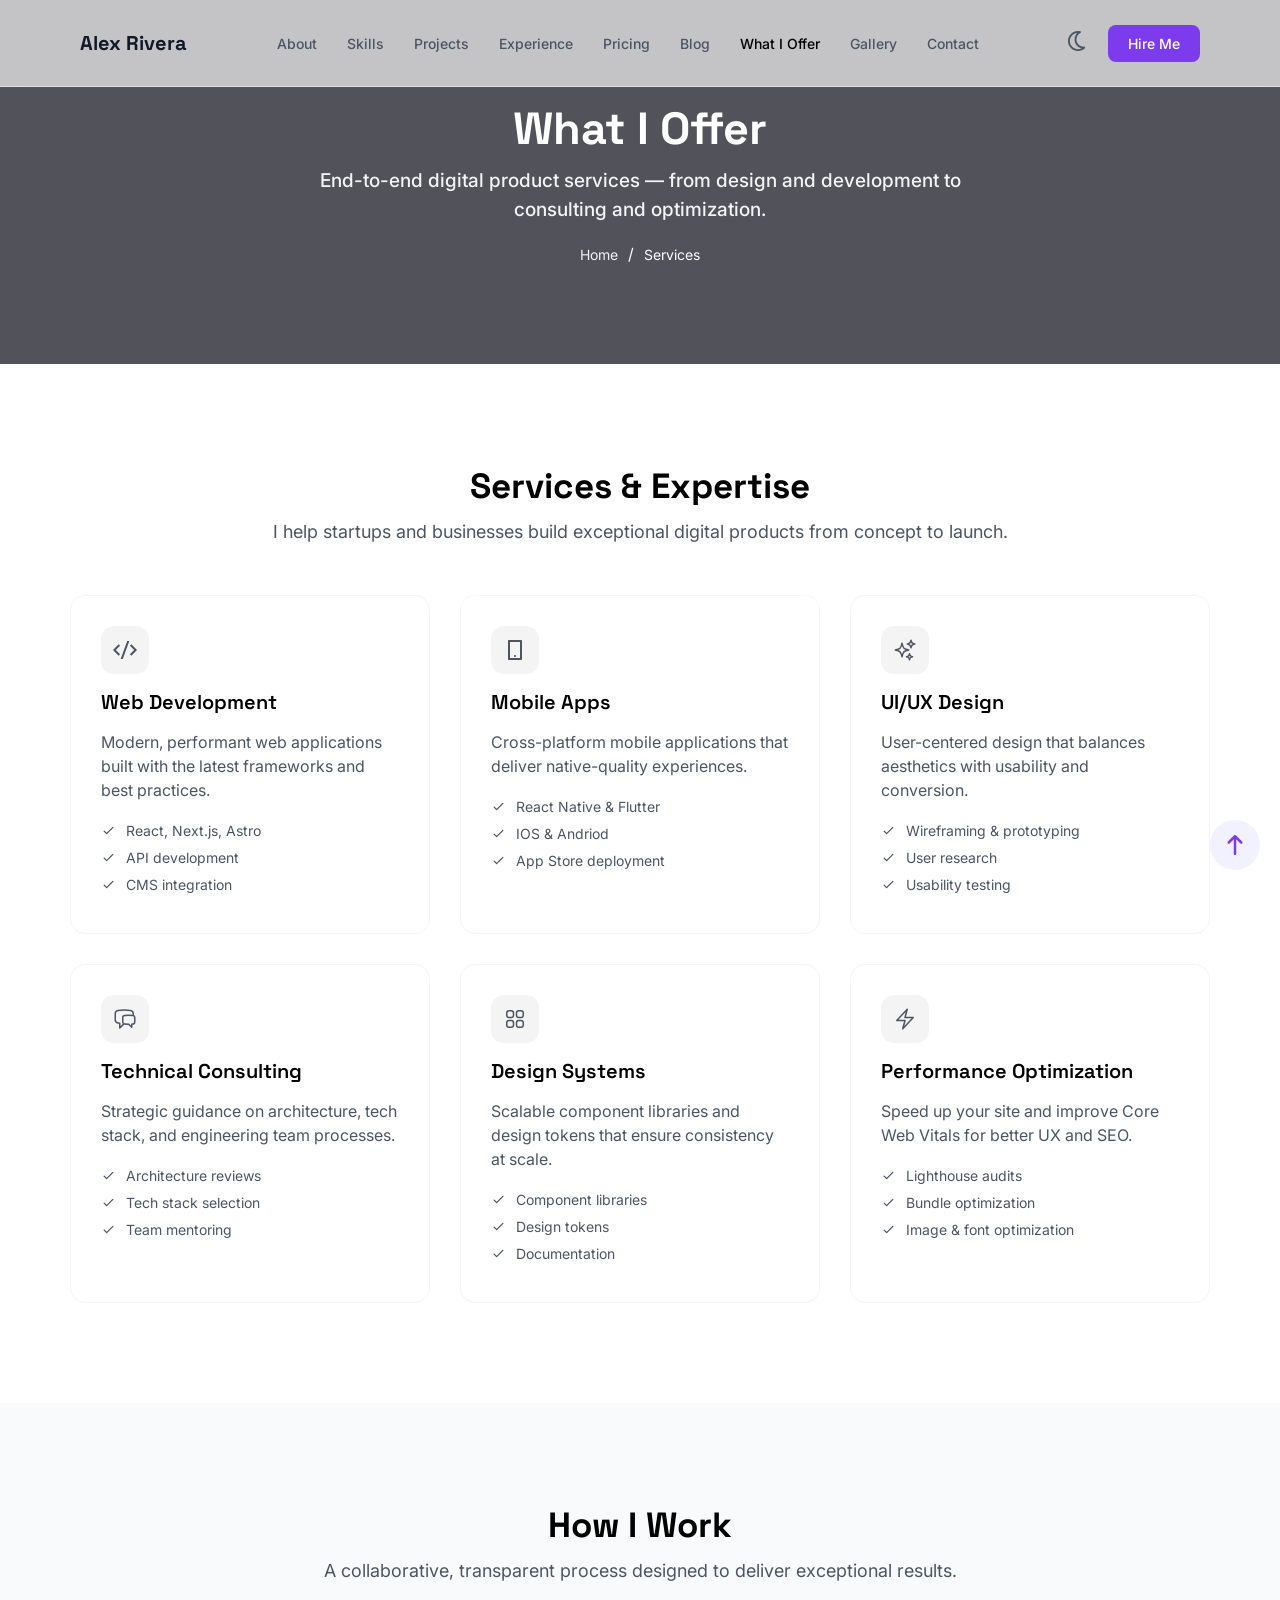
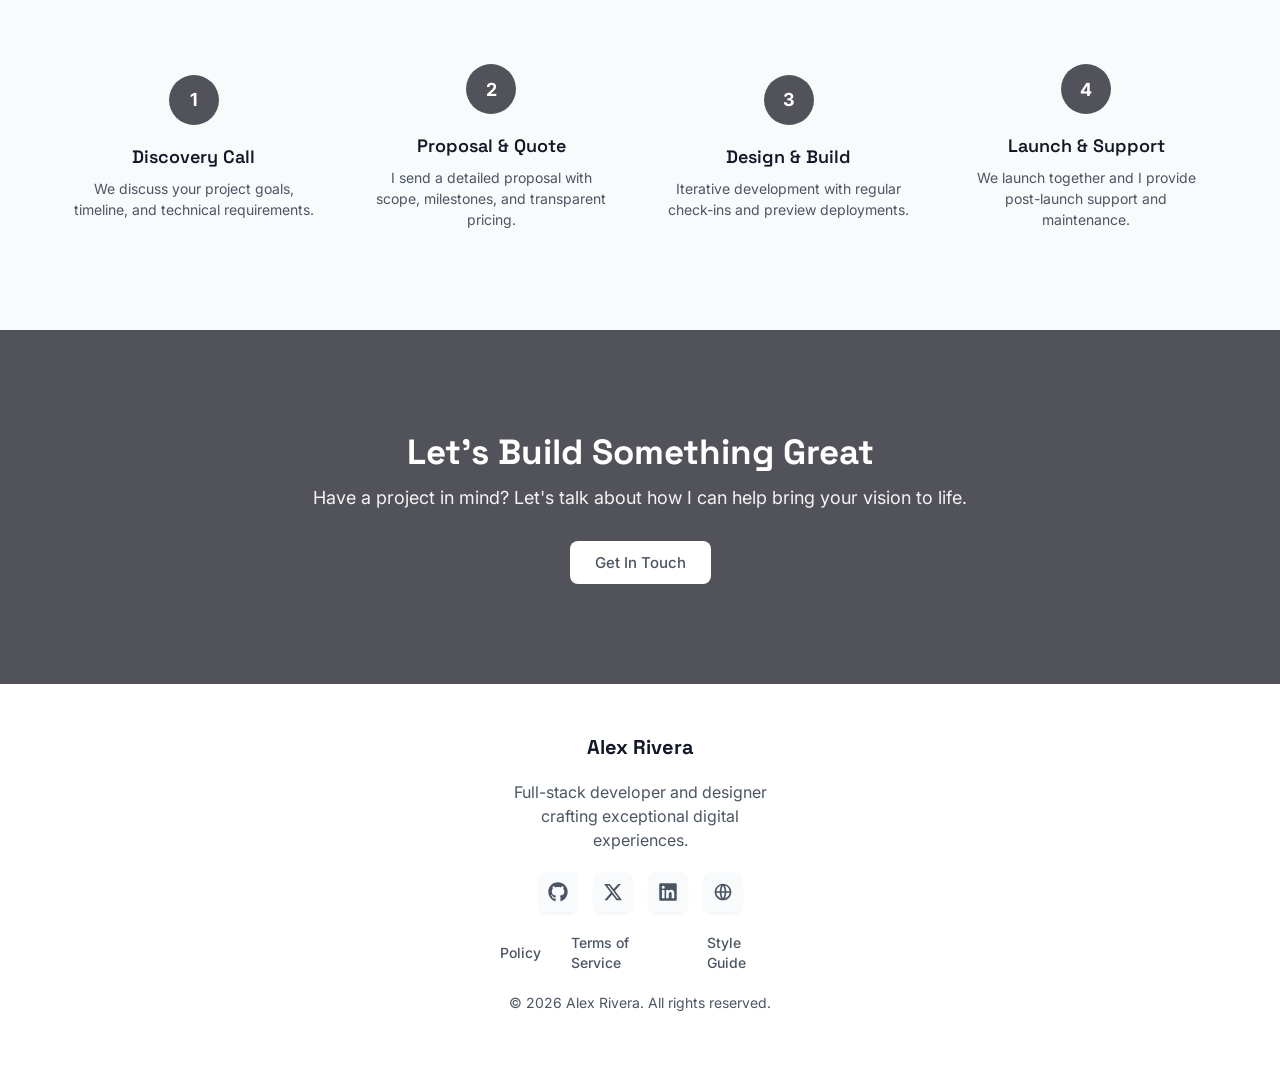
<file: service.html>
<!DOCTYPE html>
<html lang="en">
<head>
    <meta charset="UTF-8">
    <meta name="viewport" content="width=device-width, initial-scale=1.0">

    <!-- layout -->
    <link rel="stylesheet" href="./CSS/layout.css">
    <!-- main -->
    <link rel="stylesheet" href="./CSS/main.css">
    <!-- service -->
    <link rel="stylesheet" href="./CSS/service.css">

    <title>What I Offer | Alex Rivera</title>
</head>
<body>
    <!-- header-section -->
    <div class="header">
        <a href="#" class="nav-brand">Alex Rivera</a>
    
        <nav class="navbar" id="navbar-menu">
            <div class="overlay">
                <ul class="nav-menu">
                    <li><a href="about.html">About</a></li>
                    <li><a href="index.html #skills">Skills</a></li>
                    <li><a href="index.html #projects">Projects</a></li>
                    <li><a href="index.html #experience">Experience</a></li>
                    <li><a href="pricing.html">Pricing</a></li>
                    <li><a href="blog.html">Blog</a></li>
                    <li><a href="service.html" class="active">What I Offer</a></li>
                    <li><a href="gallery.html">Gallery</a></li>
                    <li><a href="contact.html">Contact</a></li>
                </ul>
                <span><a href="index.html #hire me" class="cta-btn">Hire Me</a></span>
            </div>
        </nav>
    
        <div class="theme-col">
            <div class="background-theme">
                <span><svg fill="currentcolor" xmlns="http://www.w3.org/2000/svg" viewBox="0 0 512 512">
                        <path
                            d="M239.3 48.7c-107.1 8.5-191.3 98.1-191.3 207.3 0 114.9 93.1 208 208 208 33.3 0 64.7-7.8 92.6-21.7-103.4-23.4-180.6-115.8-180.6-226.3 0-65.8 27.4-125.1 71.3-167.3zM0 256c0-141.4 114.6-256 256-256 19.4 0 38.4 2.2 56.7 6.3 9.9 2.2 17.3 10.5 18.5 20.5s-4 19.8-13.1 24.4c-60.6 30.2-102.1 92.7-102.1 164.8 0 101.6 82.4 184 184 184 5 0 9.9-.2 14.8-.6 10.1-.8 19.6 4.8 23.8 14.1s2 20.1-5.3 27.1C387.3 484.8 324.8 512 256 512 114.6 512 0 397.4 0 256z" />
                    </svg></span>
            </div>
    
            <span><a href="index.html #hire me" class="cta-btn">Hire Me</a></span>
    
            <!-- navigation-btn -->
            <!-- checkbox -->
            <input type="checkbox" id="nav-toggle" class="nav-toggle">
            <!-- toggle-btn -->
            <label for="nav-toggle" class="nav-toggle-btn" id="menu-btn">
                <span></span>
                <span></span>
                <span></span>
            </label>
            <!-- end -->
        </div>
    
    </div>
    <!-- end -->
    
    <!-- back-to-top -->
    <div class="back-to-top" id="back-to-top">
        <a href="" class="arrow-up"><svg fill="currentcolor" xmlns="http://www.w3.org/2000/svg" viewBox="0 0 384 512">
                <path
                    d="M214.6 9.4c-12.5-12.5-32.8-12.5-45.3 0l-160 160c-12.5 12.5-12.5 32.8 0 45.3s32.8 12.5 45.3 0L160 109.3 160 480c0 17.7 14.3 32 32 32s32-14.3 32-32l0-370.7 105.4 105.4c12.5 12.5 32.8 12.5 45.3 0s12.5-32.8 0-45.3l-160-160z" />
            </svg></a>
    </div>
    <!-- end -->
    
    <!-- service-hero -->
    <section class="service-hero">
        <h1>What I Offer</h1>
    
        <p>End-to-end digital product services — from design and development to consulting and optimization.</p>
    
        <nav>
            <ul>
                <li><a href="index.html" class="nav-link">home</a></li>
                <span>/</span>
                <li>Services</li>
            </ul>
        </nav>
    </section>
    <!-- end -->

<!-- services-section -->
 <section class="services-section">
    <div class="heading">
        <h2>Services & Expertise</h2>
        <p>I help startups and businesses build exceptional digital products from concept to launch.</p>
    </div>
    <div class="services-row">
        <div class="service-card">
            <span class="service-icon">
                <svg xmlns="http://www.w3.org/2000/svg" viewBox="0 0 24 24" fill="currentColor">
                    <path
                        d="M24 12L18.3431 17.6569L16.9289 16.2426L21.1716 12L16.9289 7.75736L18.3431 6.34315L24 12ZM2.82843 12L7.07107 16.2426L5.65685 17.6569L0 12L5.65685 6.34315L7.07107 7.75736L2.82843 12ZM9.78845 21H7.66009L14.2116 3H16.3399L9.78845 21Z">
                    </path>
                </svg>
            </span>

            <h3>Web Development</h3>
            <p>Modern, performant web applications built with the latest frameworks and best practices.</p>

            <div class="service-card-features">
                <ul>
                    <li>
                        <svg class="mt-1 h-4 w-4 flex-shrink-0 text-accent-500" fill="none" viewBox="0 0 24 24"
                            stroke="currentColor">
                            <path stroke-linecap="round" stroke-linejoin="round" stroke-width="2" d="M5 13l4 4L19 7"></path>
                        </svg>
            
                        <span>React, Next.js, Astro</span>
                    </li>
            
                    <li>
                        <svg class="mt-1 h-4 w-4 flex-shrink-0 text-accent-500" fill="none" viewBox="0 0 24 24"
                            stroke="currentColor">
                            <path stroke-linecap="round" stroke-linejoin="round" stroke-width="2" d="M5 13l4 4L19 7"></path>
                        </svg>
                        <span>API development</span>
                    </li>
            
                    <li>
                        <svg class="mt-1 h-4 w-4 flex-shrink-0 text-accent-500" fill="none" viewBox="0 0 24 24"
                            stroke="currentColor">
                            <path stroke-linecap="round" stroke-linejoin="round" stroke-width="2" d="M5 13l4 4L19 7"></path>
                        </svg>
            
                        <span>CMS integration</span>
            
                    </li>
                </ul>
            </div>
        </div>

        <div class="service-card">
            <span class="service-icon">
                <svg xmlns="http://www.w3.org/2000/svg" viewBox="0 0 24 24" fill="currentColor">
                    <path
                        d="M7 4V20H17V4H7ZM6 2H18C18.5523 2 19 2.44772 19 3V21C19 21.5523 18.5523 22 18 22H6C5.44772 22 5 21.5523 5 21V3C5 2.44772 5.44772 2 6 2ZM12 17C12.5523 17 13 17.4477 13 18C13 18.5523 12.5523 19 12 19C11.4477 19 11 18.5523 11 18C11 17.4477 11.4477 17 12 17Z">
                    </path>
                </svg>
            </span>

            <h3>Mobile Apps</h3>
            <p>Cross-platform mobile applications that deliver native-quality experiences.</p>

            <div class="service-card-features">
                <ul>
                    <li>
                        <svg class="mt-1 h-4 w-4 flex-shrink-0 text-accent-500" fill="none" viewBox="0 0 24 24"
                            stroke="currentColor">
                            <path stroke-linecap="round" stroke-linejoin="round" stroke-width="2" d="M5 13l4 4L19 7"></path>
                        </svg>
            
                        <span>React Native & Flutter</span>
                    </li>
            
                    <li>
                        <svg class="mt-1 h-4 w-4 flex-shrink-0 text-accent-500" fill="none" viewBox="0 0 24 24"
                            stroke="currentColor">
                            <path stroke-linecap="round" stroke-linejoin="round" stroke-width="2" d="M5 13l4 4L19 7"></path>
                        </svg>
                        <span>IOS & Andriod</span>
                    </li>
            
                    <li>
                        <svg class="mt-1 h-4 w-4 flex-shrink-0 text-accent-500" fill="none" viewBox="0 0 24 24"
                            stroke="currentColor">
                            <path stroke-linecap="round" stroke-linejoin="round" stroke-width="2" d="M5 13l4 4L19 7"></path>
                        </svg>
            
                        <span>App Store deployment</span>
            
                    </li>
                </ul>
            </div>
        </div>

        <div class="service-card">
            <span class="service-icon">
                <svg class="h-6 w-6" fill="none" viewBox="0 0 24 24" stroke-width="1.5" stroke="currentColor">
                    <path stroke-linecap="round" stroke-linejoin="round"
                        d="M9.813 15.904 9 18.75l-.813-2.846a4.5 4.5 0 0 0-3.09-3.09L2.25 12l2.846-.813a4.5 4.5 0 0 0 3.09-3.09L9 5.25l.813 2.846a4.5 4.5 0 0 0 3.09 3.09L15.75 12l-2.846.813a4.5 4.5 0 0 0-3.09 3.09ZM18.259 8.715 18 9.75l-.259-1.035a3.375 3.375 0 0 0-2.455-2.456L14.25 6l1.036-.259a3.375 3.375 0 0 0 2.455-2.456L18 2.25l.259 1.035a3.375 3.375 0 0 0 2.456 2.456L21.75 6l-1.035.259a3.375 3.375 0 0 0-2.456 2.456ZM16.894 20.567 16.5 21.75l-.394-1.183a2.25 2.25 0 0 0-1.423-1.423L13.5 18.75l1.183-.394a2.25 2.25 0 0 0 1.423-1.423l.394-1.183.394 1.183a2.25 2.25 0 0 0 1.423 1.423l1.183.394-1.183.394a2.25 2.25 0 0 0-1.423 1.423Z">
                    </path>
                </svg>
            </span>

            <h3>UI/UX Design</h3>
            <p>User-centered design that balances aesthetics with usability and conversion.</p>

            <div class="service-card-features">
                <ul>
                    <li>
                        <svg class="mt-1 h-4 w-4 flex-shrink-0 text-accent-500" fill="none" viewBox="0 0 24 24"
                            stroke="currentColor">
                            <path stroke-linecap="round" stroke-linejoin="round" stroke-width="2" d="M5 13l4 4L19 7"></path>
                        </svg>
            
                        <span>Wireframing & prototyping</span>
                    </li>
            
                    <li>
                        <svg class="mt-1 h-4 w-4 flex-shrink-0 text-accent-500" fill="none" viewBox="0 0 24 24"
                            stroke="currentColor">
                            <path stroke-linecap="round" stroke-linejoin="round" stroke-width="2" d="M5 13l4 4L19 7"></path>
                        </svg>
                        <span>User research</span>
                    </li>
            
                    <li>
                        <svg class="mt-1 h-4 w-4 flex-shrink-0 text-accent-500" fill="none" viewBox="0 0 24 24"
                            stroke="currentColor">
                            <path stroke-linecap="round" stroke-linejoin="round" stroke-width="2" d="M5 13l4 4L19 7"></path>
                        </svg>
            
                        <span>Usability testing</span>
            
                    </li>
                </ul>
            </div>
        </div>

        <div class="service-card">
            <span class="service-icon">
                <svg class="h-6 w-6" fill="none" viewBox="0 0 24 24" stroke-width="1.5" stroke="currentColor">
                    <path stroke-linecap="round" stroke-linejoin="round"
                        d="M20.25 8.511c.884.284 1.5 1.128 1.5 2.097v4.286c0 1.136-.847 2.1-1.98 2.193-.34.027-.68.052-1.02.072v3.091l-3-3c-1.354 0-2.694-.055-4.02-.163a2.115 2.115 0 0 1-.825-.242m9.345-8.334a2.126 2.126 0 0 0-.476-.095 48.64 48.64 0 0 0-8.048 0c-1.131.094-1.976 1.057-1.976 2.192v4.286c0 .837.46 1.58 1.155 1.951m9.345-8.334V6.637c0-1.621-1.152-3.026-2.76-3.235A48.455 48.455 0 0 0 11.25 3c-2.115 0-4.198.137-6.24.402-1.608.209-2.76 1.614-2.76 3.235v6.226c0 1.621 1.152 3.026 2.76 3.235.577.075 1.157.14 1.74.194V21l4.155-4.155">
                    </path>
                </svg>
            </span>

            <h3>Technical Consulting</h3>
            <p>Strategic guidance on architecture, tech stack, and engineering team processes.</p>

            <div class="service-card-features">
                <ul>
                    <li>
                        <svg class="mt-1 h-4 w-4 flex-shrink-0 text-accent-500" fill="none" viewBox="0 0 24 24"
                            stroke="currentColor">
                            <path stroke-linecap="round" stroke-linejoin="round" stroke-width="2" d="M5 13l4 4L19 7"></path>
                        </svg>
            
                        <span>Architecture reviews</span>
                    </li>
            
                    <li>
                        <svg class="mt-1 h-4 w-4 flex-shrink-0 text-accent-500" fill="none" viewBox="0 0 24 24"
                            stroke="currentColor">
                            <path stroke-linecap="round" stroke-linejoin="round" stroke-width="2" d="M5 13l4 4L19 7"></path>
                        </svg>
                        <span>Tech stack selection</span>
                    </li>
            
                    <li>
                        <svg class="mt-1 h-4 w-4 flex-shrink-0 text-accent-500" fill="none" viewBox="0 0 24 24"
                            stroke="currentColor">
                            <path stroke-linecap="round" stroke-linejoin="round" stroke-width="2" d="M5 13l4 4L19 7"></path>
                        </svg>
            
                        <span>Team mentoring</span>
            
                    </li>
                </ul>
            </div>
        </div>

        <div class="service-card">
            <span class="service-icon">
                <svg class="h-6 w-6" fill="none" viewBox="0 0 24 24" stroke-width="1.5" stroke="currentColor">
                    <path stroke-linecap="round" stroke-linejoin="round"
                        d="M3.75 6A2.25 2.25 0 0 1 6 3.75h2.25A2.25 2.25 0 0 1 10.5 6v2.25a2.25 2.25 0 0 1-2.25 2.25H6a2.25 2.25 0 0 1-2.25-2.25V6ZM3.75 15.75A2.25 2.25 0 0 1 6 13.5h2.25a2.25 2.25 0 0 1 2.25 2.25V18a2.25 2.25 0 0 1-2.25 2.25H6A2.25 2.25 0 0 1 3.75 18v-2.25ZM13.5 6a2.25 2.25 0 0 1 2.25-2.25H18A2.25 2.25 0 0 1 20.25 6v2.25A2.25 2.25 0 0 1 18 10.5h-2.25a2.25 2.25 0 0 1-2.25-2.25V6ZM13.5 15.75a2.25 2.25 0 0 1 2.25-2.25H18a2.25 2.25 0 0 1 2.25 2.25V18A2.25 2.25 0 0 1 18 20.25h-2.25a2.25 2.25 0 0 1-2.25-2.25v-2.25Z">
                    </path>
                </svg>
            </span>

            <h3>Design Systems</h3>
            <p>Scalable component libraries and design tokens that ensure consistency at scale.</p>

            <div class="service-card-features">
                <ul>
                    <li>
                        <svg class="mt-1 h-4 w-4 flex-shrink-0 text-accent-500" fill="none" viewBox="0 0 24 24"
                            stroke="currentColor">
                            <path stroke-linecap="round" stroke-linejoin="round" stroke-width="2" d="M5 13l4 4L19 7"></path>
                        </svg>
            
                        <span>Component libraries</span>
                    </li>
            
                    <li>
                        <svg class="mt-1 h-4 w-4 flex-shrink-0 text-accent-500" fill="none" viewBox="0 0 24 24"
                            stroke="currentColor">
                            <path stroke-linecap="round" stroke-linejoin="round" stroke-width="2" d="M5 13l4 4L19 7"></path>
                        </svg>
                        <span>Design tokens</span>
                    </li>
            
                    <li>
                        <svg class="mt-1 h-4 w-4 flex-shrink-0 text-accent-500" fill="none" viewBox="0 0 24 24"
                            stroke="currentColor">
                            <path stroke-linecap="round" stroke-linejoin="round" stroke-width="2" d="M5 13l4 4L19 7"></path>
                        </svg>
            
                        <span>Documentation</span>
            
                    </li>
                </ul>
            </div>
        </div>

        <div class="service-card">
            <span class="service-icon">
                <svg class="h-6 w-6" fill="none" viewBox="0 0 24 24" stroke-width="1.5" stroke="currentColor">
                    <path stroke-linecap="round" stroke-linejoin="round"
                        d="m3.75 13.5 10.5-11.25L12 10.5h8.25L9.75 21.75 12 13.5H3.75Z"></path>
                </svg>
            </span>

            <h3>Performance Optimization</h3>
            <p>Speed up your site and improve Core Web Vitals for better UX and SEO.</p>

            <div class="service-card-features">
                <ul>
                    <li>
                        <svg class="mt-1 h-4 w-4 flex-shrink-0 text-accent-500" fill="none" viewBox="0 0 24 24"
                            stroke="currentColor">
                            <path stroke-linecap="round" stroke-linejoin="round" stroke-width="2" d="M5 13l4 4L19 7"></path>
                        </svg>
            
                        <span>Lighthouse audits</span>
                    </li>
            
                    <li>
                        <svg class="mt-1 h-4 w-4 flex-shrink-0 text-accent-500" fill="none" viewBox="0 0 24 24"
                            stroke="currentColor">
                            <path stroke-linecap="round" stroke-linejoin="round" stroke-width="2" d="M5 13l4 4L19 7"></path>
                        </svg>
                        <span>Bundle optimization</span>
                    </li>
            
                    <li>
                        <svg class="mt-1 h-4 w-4 flex-shrink-0 text-accent-500" fill="none" viewBox="0 0 24 24"
                            stroke="currentColor">
                            <path stroke-linecap="round" stroke-linejoin="round" stroke-width="2" d="M5 13l4 4L19 7"></path>
                        </svg>
            
                        <span>Image & font optimization</span>
            
                    </li>
                </ul>
            </div>
        </div>
    </div>
 </section>
 <!-- end -->

 <!-- how-i-work -->
  <section class="how-i-work">
    <div class="heading">
        <h2>How I Work</h2>
        <p>A collaborative, transparent process designed to deliver exceptional results.</p>
    </div>
    <div class="work-row">
        <div class="work-col">
            <span>1</span>

            <h4>Discovery Call</h4>

            <p>We discuss your project goals, timeline, and technical requirements.</p>
        </div>

        <div class="work-col">
            <span>2</span>

            <h4>Proposal & Quote</h4>

            <p>I send a detailed proposal with scope, milestones, and transparent pricing.</p>
        </div>

        <div class="work-col">
            <span>3</span>

            <h4>Design & Build</h4>

            <p>Iterative development with regular check-ins and preview deployments.</p>
        </div>

        <div class="work-col">
            <span>4</span>

            <h4>Launch & Support</h4>

            <p>We launch together and I provide post-launch support and maintenance.</p>
        </div>
    </div>
  </section>
  <!-- end -->

<!-- get-in-touch -->
<section class="get-in-touch">
    <div class="heading">
        <h2>Let's Build Something Great</h2>
        <p>Have a project in mind? Let's talk about how I can help bring your vision to life.</p>
    </div>

    <span><a href="contact.html" class="cta-btn">Get in Touch</a></span>

</section>
<!-- end -->

    <!-- footer -->
    <footer>
        <span><a href="#" class="footer-name">Alex Rivera</a></span>
        <p>Full-stack developer and designer crafting exceptional digital experiences.</p>
        <div class="footer-row">
            <span><a href="#" class="footer-socials"><svg fill="currentcolor" xmlns="http://www.w3.org/2000/svg"
                        viewBox="0 0 512 512">
                        <path
                            d="M173.9 397.4c0 2-2.3 3.6-5.2 3.6-3.3 .3-5.6-1.3-5.6-3.6 0-2 2.3-3.6 5.2-3.6 3-.3 5.6 1.3 5.6 3.6zm-31.1-4.5c-.7 2 1.3 4.3 4.3 4.9 2.6 1 5.6 0 6.2-2s-1.3-4.3-4.3-5.2c-2.6-.7-5.5 .3-6.2 2.3zm44.2-1.7c-2.9 .7-4.9 2.6-4.6 4.9 .3 2 2.9 3.3 5.9 2.6 2.9-.7 4.9-2.6 4.6-4.6-.3-1.9-3-3.2-5.9-2.9zM252.8 8c-138.7 0-244.8 105.3-244.8 244 0 110.9 69.8 205.8 169.5 239.2 12.8 2.3 17.3-5.6 17.3-12.1 0-6.2-.3-40.4-.3-61.4 0 0-70 15-84.7-29.8 0 0-11.4-29.1-27.8-36.6 0 0-22.9-15.7 1.6-15.4 0 0 24.9 2 38.6 25.8 21.9 38.6 58.6 27.5 72.9 20.9 2.3-16 8.8-27.1 16-33.7-55.9-6.2-112.3-14.3-112.3-110.5 0-27.5 7.6-41.3 23.6-58.9-2.6-6.5-11.1-33.3 2.6-67.9 20.9-6.5 69 27 69 27 20-5.6 41.5-8.5 62.8-8.5s42.8 2.9 62.8 8.5c0 0 48.1-33.6 69-27 13.7 34.7 5.2 61.4 2.6 67.9 16 17.7 25.8 31.5 25.8 58.9 0 96.5-58.9 104.2-114.8 110.5 9.2 7.9 17 22.9 17 46.4 0 33.7-.3 75.4-.3 83.6 0 6.5 4.6 14.4 17.3 12.1 100-33.2 167.8-128.1 167.8-239 0-138.7-112.5-244-251.2-244zM105.2 352.9c-1.3 1-1 3.3 .7 5.2 1.6 1.6 3.9 2.3 5.2 1 1.3-1 1-3.3-.7-5.2-1.6-1.6-3.9-2.3-5.2-1zm-10.8-8.1c-.7 1.3 .3 2.9 2.3 3.9 1.6 1 3.6 .7 4.3-.7 .7-1.3-.3-2.9-2.3-3.9-2-.6-3.6-.3-4.3 .7zm32.4 35.6c-1.6 1.3-1 4.3 1.3 6.2 2.3 2.3 5.2 2.6 6.5 1 1.3-1.3 .7-4.3-1.3-6.2-2.2-2.3-5.2-2.6-6.5-1zm-11.4-14.7c-1.6 1-1.6 3.6 0 5.9s4.3 3.3 5.6 2.3c1.6-1.3 1.6-3.9 0-6.2-1.4-2.3-4-3.3-5.6-2z" />
                    </svg></a></span>
    
            <span><a href="#" class="footer-socials"><svg fill="currentcolor" xmlns="http://www.w3.org/2000/svg"
                        viewBox="0 0 448 512">
                        <path
                            d="M357.2 48L427.8 48 273.6 224.2 455 464 313 464 201.7 318.6 74.5 464 3.8 464 168.7 275.5-5.2 48 140.4 48 240.9 180.9 357.2 48zM332.4 421.8l39.1 0-252.4-333.8-42 0 255.3 333.8z" />
                    </svg></a></span>
    
            <span><a href="#" class="footer-socials"><svg fill="currentcolor" xmlns="http://www.w3.org/2000/svg"
                        viewBox="0 0 448 512">
                        <path
                            d="M416 32L31.9 32C14.3 32 0 46.5 0 64.3L0 447.7C0 465.5 14.3 480 31.9 480L416 480c17.6 0 32-14.5 32-32.3l0-383.4C448 46.5 433.6 32 416 32zM135.4 416l-66.4 0 0-213.8 66.5 0 0 213.8-.1 0zM102.2 96a38.5 38.5 0 1 1 0 77 38.5 38.5 0 1 1 0-77zM384.3 416l-66.4 0 0-104c0-24.8-.5-56.7-34.5-56.7-34.6 0-39.9 27-39.9 54.9l0 105.8-66.4 0 0-213.8 63.7 0 0 29.2 .9 0c8.9-16.8 30.6-34.5 62.9-34.5 67.2 0 79.7 44.3 79.7 101.9l0 117.2z" />
                    </svg></a></span>
    
            <span><a href="#" class="footer-socials"><svg xmlns="http://www.w3.org/2000/svg" viewBox="0 0 24 24"
                        fill="currentColor">
                        <path
                            d="M12 22C6.47715 22 2 17.5228 2 12C2 6.47715 6.47715 2 12 2C17.5228 2 22 6.47715 22 12C22 17.5228 17.5228 22 12 22ZM9.71002 19.6674C8.74743 17.6259 8.15732 15.3742 8.02731 13H4.06189C4.458 16.1765 6.71639 18.7747 9.71002 19.6674ZM10.0307 13C10.1811 15.4388 10.8778 17.7297 12 19.752C13.1222 17.7297 13.8189 15.4388 13.9693 13H10.0307ZM19.9381 13H15.9727C15.8427 15.3742 15.2526 17.6259 14.29 19.6674C17.2836 18.7747 19.542 16.1765 19.9381 13ZM4.06189 11H8.02731C8.15732 8.62577 8.74743 6.37407 9.71002 4.33256C6.71639 5.22533 4.458 7.8235 4.06189 11ZM10.0307 11H13.9693C13.8189 8.56122 13.1222 6.27025 12 4.24799C10.8778 6.27025 10.1811 8.56122 10.0307 11ZM14.29 4.33256C15.2526 6.37407 15.8427 8.62577 15.9727 11H19.9381C19.542 7.8235 17.2836 5.22533 14.29 4.33256Z">
                        </path>
                    </svg></a></span>
        </div>
    
        <div class="footer-nav">
            <span><a href="#" class="nav-link">Policy</a></span>
            <span><a href="#" class="nav-link">Terms of Service</a></span>
            <span><a href="#" class="nav-link">Style Guide</a></span>
        </div>
    
        <p class="copywright">
            © 2026 Alex Rivera. All rights reserved.
        </p>
    </footer>
    <!-- end -->

    <!-- JAVASCRIPT -->
    <script src="intro.js"></script>
</body>
</html>
</file>
<file: CSS/layout.css>
/* header */
.header {
    position: fixed;
    top: 0;
    left: 0;
    z-index: 999;
    display: flex;
    align-items: center;
    justify-content: space-between;
    padding: 30px 80px;
    background: oklch(100% 0.00011 271.152 / 0.664);
    border-bottom: 1px solid rgb(228, 225, 225);
    /* position: relative; */
    width: 100%;
    backdrop-filter: blur(10px);
}

.header .nav-brand {
    font-size: 20px;
    color: var(--black);
    font-weight: 700;
    font-family: var(--space-grotesk);
}


.navbar .nav-menu {
    display: flex;
    align-items: center;
    gap: 30px;
}

.navbar .nav-menu a {
    font-size: 14px;
    color: var(--primary-color);
    font-weight: 500;
    transition: 0.4s;
}

.navbar .nav-menu a:hover {
   color: var(--color-blue-700);
}

.navbar .nav-menu .active {
   color:#000;
}

.navbar .cta-btn {
    padding: 12px 20px;
    font-size: 14px;
    display: none;
    text-align: center;
    font-weight: 500;
    background: var(--secondary-color);
    border-radius: 8px;
    color: #fff;
}


.theme-col {
    display: flex;
    align-items: center;
    gap: 20px;
}

.theme-col .background-theme {
    color: var(--primary-color);
}

.theme-col .cta-btn {
    padding: 10px 20px;
    font-size: 14px;
    font-weight: 500;
    background: var(--secondary-color);
    border-radius: 8px;
    color: #fff;
}

.nav-toggle {
    position: absolute;
    opacity: 0;
    pointer-events: none;
}

.nav-toggle-btn {
    display: none;
    flex-direction: column;
    gap: 5px;
    padding: 4px;
}

.nav-toggle-btn span {
    display: block;
    width: 20px;
    height: 2px;
    background: #000000;
    border-radius: 2px;
    transition: 1s ease;
}

/* mobiles */
@media (max-width: 1024px) {
    .header {
        padding: 30px;
    }

    .navbar .nav-menu {
        gap: 20px;
    }
}

@media (max-width: 768px) {

    .header {
        padding: 30px;
        border-bottom: 1px solid rgb(192, 190, 190);
    }

    .nav-toggle-btn {
        display: flex;
    }

    .overlay {
        backdrop-filter: blur(40px);

    }

    .navbar {
        position: fixed;
        top: -1900%;
        left: 0;
        width: 100%;
        transition: 0.5s;
        background: oklch(100% 0.00011 271.152 / 0.664);
        height: 90vh;

        .nav-menu {
            margin: 35px 50px 0px 20px;
            width: 100%;
            padding-bottom: 35px;
            flex-direction: column;
            align-items: flex-start;
            gap: 25px;
            transition: max-height 0.3s ease;
            border-bottom: 1px solid rgb(223, 220, 220);
        }
    }


    .navbar .nav-menu a {
        color: #111827;
        text-align: left;
        display: block;
        font-size: 16px;
    }

    .navbar .cta-btn {
        margin: 10px 20px;
        display: block;
    }

    .nav-toggle:checked~.nav-toggle-btn span {
        background: red;
    }

    .nav-toggle:checked~.nav-toggle-btn span:nth-child(1) {
        transform: rotate(45deg) translate(5px, 5px);
    }

    .nav-toggle:checked~.nav-toggle-btn span:nth-child(2) {
        opacity: 0;

    }

    .nav-toggle:checked~.nav-toggle-btn span:nth-child(3) {
        transform: rotate(-45deg) translate(5px, -5px);
    }

    .displayNav {
        top: 100%;
    }
}

@media (max-width: 425px) {
    .header {
        padding: 30px 16px;
    }

    .theme-col {
        gap: 7px;
    }

    .theme-col .cta-btn {
        display: none;
    }
}

/* end */
.back-to-top {

    svg {
        width: 20px;
        height: 20px;
    }

    .arrow-up {
        width: 50px;
        height: 50px;
        background: #7c73ff1a;
        color: var(--secondary-color);
        display: flex;
        align-items: center;
        justify-content: center;
        /* padding: 10px; */
        border-radius: 50%;
        position: fixed;
        bottom: 30px;
        right: 20px;
        z-index: 1;
        scroll-behavior: smooth;
    }
}

/* end */

/* footer */
footer {
    padding: 50px 500px;
    display: flex;
    align-items: center;
    justify-content: center;
    flex-direction: column;
}

footer .footer-name {
    font-size: 20px;
    font-weight: 700;
    color: var(--black);
    text-decoration: none;
    font-family: var(--space-grotesk);
    display: block;
    padding-bottom: 20px;
}

footer p {
    font-size: 16px;
    line-height: 1.5;
    padding-bottom: 20px;
    color: var(--primary-color);
    font-weight: 400;
    text-align: center;
}

.footer-row {
    display: flex;
    align-items: center;
    gap: 15px;
}

.footer-row .footer-socials {
    display: inline-block;
    width: 40px;
    height: 40px;
    background: var(--light-background);
    box-shadow: var(--tw-shadow-color);
    border-radius: 8px;
    display: flex;
    align-items: center;
    justify-content: center;
    transition: 0.5s;
    color: var(--primary-color);
    transition: 0.5s ease;
}

footer .footer-socials:hover {
    background: #7c73ff1a;
    color: var(--secondary-color);
}

.footer-nav {
    padding: 20px 0px;
    display: flex;
    align-items: center;
    gap: 30px;
}

.footer-nav .nav-link {
    text-decoration: none;
    color: var(--primary-color);
    font-size: 14px;
    font-weight: 500;
    transition: 0.5s;
}

.footer-nav .nav-link:hover {
    color: var(--black);
}

footer .copywright {
    text-align: center;
    font-size: 14px;
    color: var(--primary-color);
}

/* MOBILE RESPONSIVE */
@media (max-width: 1024px) {
    footer {
        padding: 50px 30px;
    }

    footer p {
        width: 40%;
    }
}

@media (max-width: 768px) {
    footer {
        padding: 50px 30px;
    }

    footer p {
        width: 50%;
    }
}

@media (max-width: 425px) {
    footer {
        padding: 30px 16px;
    }

    footer p {
        width: 100%;
    }

    .footer-nav .nav-link {
        font-size: 12px;
    }
}

/* end */
</file>
<file: CSS/main.css>
/*inter-Grotesk-fonts  */
@import url('https://fonts.googleapis.com/css2?family=Inter:ital,opsz,wght@0,14..32,100..900;1,14..32,100..900&family=Space+Grotesk:wght@300..700&display=swap');

:root {
    --black: #111827;
    --white: #fff;
    --light-color: #f4f4f5;
    --light-background: #f9fafb;
    --gray-white:#E5E7EB;
    --primary-color: #4b5563;
    --secondary-color: #7c3bed;
    --secondary-lg-color: #ab7aff;
    --dark-bg-col: #6418e7;
    --tw-shadow-color: 0 4px 6px -4px #0000001a;
    --size-md: 20px;
    --size-sm: 10px;
    --color-blue-700: #452ccf;
    --space-grotesk: "Space grotesk", system-ui, sans-serif;
    --background: #52525b;
}

* {
    padding: 0;
    margin: 0;
    box-sizing: border-box;
    font-family: "inter", system-ui, sans-serif;
    /* font-family: "Space grotesk",system-ui, sans-serif;  */

}

html {
    scroll-behavior: smooth;
}

.heading {
    padding-top: 100px;
    text-align: center;
}

.heading em {
    font-style: normal;
    color: var(--secondary-color);
    padding: 6px 12px;
    font-size: 14px;
    font-weight: 500;
    border-radius: 15px;
    background: #3609ff18;
    display: inline-block;
    margin-bottom: 15px;
    font-family: var(--space-grotesk);
}

.heading h2 {
    font-size: 35px;
    font-weight: 900;
    margin-bottom: 10px;
    font-family: var(--space-grotesk);
}

.heading p {
    font-size: 18px;
    color: var(--primary-color);
    line-height: 1.5;
    font-weight: 400;
}

@media (max-width: 320px) {
    .heading h2{
        font-size: 30px;
    }
}

svg {
    width: 20px;
    height: 20px;
}

section {
    padding: 0px 70px 100px;
}

a{
    text-decoration: none;
}

li{
    list-style-type: none;
}
</file>
<file: CSS/style.css>
/* hero-background */
.hero-background .hero-content {
    margin: 150px 360px 150px;
    display: flex;
    justify-content: center;
    align-items: center;
    flex-direction: column;
}

.hero-content em {
    font-style: normal;
    font-weight: 600;
    font-size: 16px;
    color: var(--secondary-color);
    padding-bottom: var(--size-md);
}

.hero-content h1 {
    text-align: center;
    font-size: 65px;
    font-weight: 800;
    line-height: 1;
    color: var(--black);
    padding-bottom: var(--size-sm);
    font-family: var(--space-grotesk);

}

.fade-text {
    color: var(--secondary-lg-color);
    opacity: 0;
    animation: fadeIn 3s 2s ease-in-out 1 forwards;
}

@keyframes fadeIn {
    from {
        opacity: 0;
    }

    to {
        opacity: 1;
    }
}

.hero-content p {
    text-align: center;
    font-size: var(--size-md);
    color: var(--primary-color);
    line-height: 1.5;
    font-weight: 500;
}

.hero-content .button-col {
    display: flex;
    align-items: center;
    gap: 20px;
    padding: 30px 0 50px;
}

/* .hero-content span svg{
    display: flex;
        align-items: center;
        gap: 2px;
} */

.hero-content button {
    border: none;
    background: transparent;
    outline: none;
}

.hero-content .cta-btn {
    display: flex;
    align-items: center;
    gap: 5px;
    border-radius: 8px;
    outline: none;
    border-color: transparent;
    background: var(--secondary-color);
    color: var(--white);
    margin-top: 15px;
    text-decoration: none;
    text-transform: capitalize;
    padding: 12px 25px;
    font-weight: 600;
    font-size: 16px;
    transition: 0.5s;
}


.hero-content button .cta-btn:hover {
    box-shadow: 0px 0px 5px var(--color-blue-700);
}

.hero-content button {
    border: none;
    background: transparent;
    outline: none;
}

.hero-content .btn {
    display: flex;
    align-items: center;
    gap: 5px;
    border-radius: 8px;
    outline: none;
    border-color: transparent;
    border: 1px solid rgb(209, 207, 207);
    background: transparent;
    color: var(--black);
    margin-top: 15px;
    text-decoration: none;
    text-transform: capitalize;
    padding: 12px 25px;
    font-weight: 600;
    font-size: 16px;
    transition: 0.5s;

    span {
        color: var(--secondary-color);
    }
}


.hero-content button .btn:hover {
    background-color: var(--light-background);
}

.hero-content .socials {
    display: flex;
    align-items: center;
    gap: 20px;
}

.hero-content .socials span {
    background: var(--light-background);
    width: 48px;
    height: 48px;
    border-radius: 5px;
    display: flex;
    align-items: center;
    justify-content: center;
    transition: 0.5s;

    svg {
        color: var(--primary-color);
        width: 25px;
        height: 25px;
    }
}

.hero-content .socials span:hover {
    background: #7f34ff2d;
}

.hero-content .socials span:hover svg {
    color: var(--secondary-color);

}

/* MOBILE RESPONSIVE */
@media (max-width:1024px) {
    .hero-content h1 {
        font-size: 72px;

    }
}

@media (max-width: 768px) {
    .hero-background .hero-content {
            margin: 150px 70px 150px;
        }
    .hero-content h1 {
        font-size: 48px;

    }
}

@media (max-width: 425px) {
    .hero-background .hero-content {
        margin: 150px 16px 150px;
        display: block;
    }

    .hero-content em {
        display: block;
        text-align: center;
    }

    .hero-content h1 {
        font-size: 32px;
        padding-bottom: 20px;

    }

    .hero-content p {
        font-size: 17px;
        text-align: center;
        padding: 0px 30px;
    }

    .hero-content .button-col {
        display: flex;
        flex-direction: column;
        gap: 15px;

        .btn {
            margin-top: 0px;
        }
    }

    .hero-content .socials {
        justify-content: center;
    }

}


@media (max-width: 320px) {
    .hero-background .hero-content {
        margin: 150px 16px 150px;
        display: block;
    }

    .hero-content em {
        display: block;
        text-align: center;
    }

    .hero-content h1 {
        font-size: 32px;
        padding-bottom: 20px;

    }

    .hero-content p {
        font-size: 17px;
        padding: unset;
    }

    .hero-content .button-col {
        display: block;
        text-align: center;

        .btn {
            margin-top: 15px;
        }
    }

}

/* end */

/* stats-section */

.stats-section {
    padding: 0px 0px 100px;
    width: 100%;
}

.path {
    color: var(--light-background);
    border-bottom: 1px solid rgb(238, 235, 235);

    svg {
        width: 100%;
        height: 100%;
    }
}

.stats-row {
    padding: 70px 100px;
    display: grid;
    grid-template-columns: repeat(4, 1fr);
    background: var(--light-background);
    border-bottom: 1px solid rgb(238, 235, 235);
}

.stats-count {
    text-align: center;

}

.stats-count h2 {
    font-size: 46px;
    color: #52525b;
    font-weight: 800;

}

.stats-count p {
    font-size: 14px;
    color: var(--primary-color);
    font-weight: 600;

}

/* MOBILE RESPONSIVE */
@media (max-width:1024px) {
    .stats-row {
        padding: 70px 40px;
    }
}

@media (max-width: 768px) {
    .stats-row {
        padding: 70px 40px;
    }
}

@media (max-width: 425px) {
    .stats-row {
        padding: 70px 16px;
        grid-template-columns: repeat(2, 1fr);
    }

    .stats-count {
        padding-bottom: 20px;
    }

    .stats-count h2 {
        font-size: 36px;

    }
}

/* @media (max-width: 320px) {
    .stats-row {
        padding: 70px 16px;
        grid-template-columns: repeat(2, 1fr);
    }

    .stats-count h2 {
        font-size: 36px;

    }
} */

/* end */

/* about-section */
.about-section {
    padding: 0px 70px 100px;
}

.about-row {
    display: grid;
    grid-template-columns: 1fr 1fr;
    gap: 80px;
}

.about-row .avatar img {
    max-width: 100%;
    height: auto;
    border-radius: 15px;
}

.about-col h2 {
    font-size: 30px;
    font-weight: 600;
    padding: 80px 0px 30px;
    text-transform: capitalize;
    color: var(--black);
}

.about-col p {
    line-height: 1.5;
    font-size: 15px;
    font-weight: 500;
    padding-bottom: 20px;
    text-transform: capitalize;
    color: var(--primary-color);
}

.about-col .about-stats-row {
    display: flex;
    align-items: center;
    justify-content: space-between;
}

.about-stats-row .stats-count h2 {
    font-size: 30px;
    font-weight: 600;
    font-family: var(--space-grotesk);
    color: var(--secondary-color);
    padding: 30px 0px 0px;
}

.about-col button {
    border: none;
    background: transparent;
    outline: none;

    .btn {
        display: flex;
        align-items: center;
        gap: 5px;
        border-radius: 8px;
        outline: none;
        border-color: transparent;
        border: 1px solid rgb(209, 207, 207);
        background: transparent;
        color: var(--black);
        margin-top: 15px;
        text-decoration: none;
        text-transform: capitalize;
        padding: 10px 20px;
        font-weight: 600;
        transition: 0.5s;

        span {
            color: var(--secondary-color);
        }
    }
}

.about-col button .btn:hover {
    background-color: var(--light-background);
}

/* MOBILE RESPONSIVE */
@media (max-width:1024px) {
    .about-section {
        padding: 0px 20px 100px;
    }

    .about-row {
        gap: 60px;
    }

    .about-col h2 {
        padding: 0px 0px 30px;
    }

    .about-col p {
        width: 95%;
    }
}

@media (max-width: 768px) {
    .about-section {
        padding: 0px 20px 100px;
    }

    .about-row {
        grid-template-columns: 1fr;
        gap: 60px;
    }

    .about-row .avatar img {
        width: 100%;
    }

    .about-col p {
        width: 100%;
    }

    .about-col .about-stats-row {
        justify-content: unset;
        gap: 100px;
    }
}

@media (max-width: 425px) {
    .about-section {
        padding: 0px 16px 100px;
    }

    .about-row .avatar img {
        width: 100%;
    }

    .about-col p {
        width: 100%;
    }

    .about-col .about-stats-row {
        display: none;
    }
}
/* end */

/* expertise-section */
.expertise-section {
    background: var(--light-background);
}

.expertise-row {
    display: grid;
    grid-template-columns: repeat(3, 1fr);
    gap: 40px;
    padding-top: 80px;
    padding-bottom: 30px;
}

.expertise-row .expertise-card {
    background: var(--white);
    padding: 20px;
    box-shadow: 0 0px 15px #0000001a;
    border-radius: var(--size-md);
}


.expertise-icon {
    background: #6a5fff1a;
    width: 55px;
    height: 55px;
    display: flex;
    align-items: center;
    justify-content: center;
    /* display: block; */
    border-radius: 10px;

    svg {
        width: 25px;
        height: 25px;
        display: block;
        color: var(--secondary-color);
    }
}

.expertise-card h2 {
    padding: 20px 0px 10px;
    font-size: 25px;
    text-transform: capitalize;
    font-weight: 500;
    font-family: var(--space-grotesk);
}

.expertise-card .courses span {
    background: #f3f4f6;
    color: #374151;
    padding: 6px 12px;
    font-size: 14px;
    font-weight: 500;
    border-radius: 10px;
    display: inline-flex;
    margin: 3px 2px;
}

@media (max-width:1024px) {
    .expertise-section {
        padding: 0px 20px;
    }

}

@media (max-width: 768px) {
    .expertise-section {
        padding: 0px 20px;
    }

    .expertise-row {
        grid-template-columns: 1fr;
    }

    .expertise-row .expertise-card {
        padding: 30px;
    }
}

@media (max-width:320px) {
    .expertise-section {
        padding: 0px 16px;
    }
}

/* end */

/* projects */
.projects {
    padding: 0px 80px;
}

.project-row {
    display: grid;
    grid-template-columns: 1fr 1fr;
    gap: 30px;
    padding: 50px 0px 100px;
}

.project-card {
    border-radius: 20px;
    width: 100%;
    box-shadow: 0 0px 10px #0000001a;
    background: var(--white);
    overflow: hidden;
    transition: 0.5s ease-in-out;
    position: relative;
}

.project-card .design {
    background: #f3f4f6;
    color: #374151;
    padding: 5px 20px;
    font-size: 12px;
    font-weight: 600;
    border-radius: 15px;
    position: absolute;
    top: 20px;
    left: 20px;
    z-index: 1;
}

.project-img {
    overflow: hidden;
    height: 220px;
}

.project-img img {
    width: 100%;
    height: 100%;
    object-fit: cover;
    transition: 0.5s ease-in-out;
}

.project-card:hover {
    box-shadow: 0 0px 35px #c9c9c9a6;
}

.project-card:hover img {
    transform: scale(1.1);
}

.project-card-detials {
    padding: 20px 20px 30px;

    h3 {
        text-transform: capitalize;
        font-weight: 600;
        padding-bottom: 10px;
        font-family: var(--space-grotesk);
    }

    p {
        color: var(--primary-color);
        font-weight: 500;
    }
}

.specialization span {
    background: rgba(115, 65, 255, 0.082);
    color: var(--secondary-color);
    padding: 5px 12px;
    font-size: 12px;
    font-weight: 500;
    border-radius: 10px;
    display: inline-block;
    margin: 20px 2px;

}

.project-card-detials .btn {
    display: flex;
    align-items: center;
    gap: 5px;
    font-size: 14px;
    font-weight: 600;
    text-transform: capitalize;
    color: var(--secondary-color);
    text-decoration: none;

    svg {
        display: flex;
        align-items: center;
        transition: 0.5s;
    }
}

.project-card:hover .btn {
    svg {
        transform: translateX(5px);
    }
}

/* MOBILE RESPONSIVE */
@media (max-width:1024px) {
    .projects {
        padding: 0px 20px;
    }

}

@media (max-width: 768px) {
    .projects {
        padding: 0px 20px;
    }
}

@media (max-width:425px) {
    .projects {
        padding: 0px 16px;
    }

    .project-row {
        grid-template-columns: 1fr;
    }
}

/* end */

/* career-journey */
.career-journey {
    width: 100%;
    background: var(--light-background);
}

.career-stage {
    padding-top: 80px;
    position: relative;
    max-width: 1000px;
    height: auto;
    margin: auto;
}

/* center-line */
.career-stage::before {
    content: "";
    position: absolute;
    top: 80px;
    left: 50%;
    transform: translateX(-50%);
    width: 2px;
    height: 95%;
    background: #ddd;
}

.card {
    width: 38%;
    position: relative;
    margin-bottom: 80px;
}

.card.left {
    left: 10%;
    padding-right: 60px;
    text-align: right;
}

.card.right {
    left: 50%;
    padding-left: 60px;
}

/* dots */
.card::before {
    content: "";
    position: absolute;
    top: 0;
    width: 14px;
    height: 14px;
    border-radius: 50%;
    background: var(--secondary-color);
    z-index: 10;
}

.card.left::before {
    right: -27px;
}

.card.right::before {
    left: -7px;
}

.card .contents.right {
    margin-left: 16px;

    em {
        margin-left: -30px;
    }

    h2 {
        margin-left: -30px;
    }

    h3 {
        margin-left: -30px;
    }
}

.card .contents em {
    font-size: 14px;
    color: var(--secondary-color);
    font-style: normal;
    font-weight: 500;
    margin-right: -20px;
}

.card .contents h2 {
    font-size: 18px;
    color: var(--black);
    font-weight: 600;
    padding: 6px 0px;
    margin-right: -20px;
}

.card .contents h3 {
    font-size: 16px;
    color: var(--primary-color);
    font-weight: 400;
    padding-bottom: 10px;
    margin-right: -20px;
}

.card .contents ul li {
    list-style: none;
    font-size: 14px;
    color: var(--primary-color);
    line-height: 1.5;
    padding-bottom: 10px;
    display: flex;
    position: relative;
    align-items: center;

    svg {
        color: var(--secondary-color);
        gap: 5px;
        padding-top: 5px;
        width: 20px;
        height: 20px;

    }
}

.card.left .contents li svg {
    position: absolute;
    top: 0;
    left: 103%;
}

.card.right .contents li svg {
    position: absolute;
    top: 0;
    left: -10%;
}

/* MOBILE RESPONSIVE */
@media (max-width: 768px) {
    .career-journey {
        padding: 0px 30px;
    }

    /* center-line */
    .career-stage::before {
        left: unset;
        transform: unset;
    }

    .card {
        width: 100%;
    }

    .card.left::before {
        left: -54px;
    }

    .card .contents.right {
        margin-left: 25px;

        em {
            margin-left: -55px;
        }

        h2 {
            margin-left: -55px;
        }

        h3 {
            margin-left: -55px;
        }
    }

    .card.left {
        left: 7%;

        text-align: left;
    }

    .card.right {
        left: 0%;
        padding-left: 60px;
    }

    .card.left .contents li svg {
        position: absolute;
        top: 0;
        left: -4%;
    }
}

@media (max-width:425px) {
    .card.left::before {
        left: -31px;
    }

    .card.right {
        padding-left: 50px;
    }
}

/* end */

/* feedback-section */
.feedback-section {
    padding: 0px 90px 100px;
}

.feedback-row {
    display: grid;
    grid-template-columns: repeat(6, 1fr);
    gap: 30px;
    width: 100%;
    padding-top: 100px;
    overflow: hidden;
}

.feedback-card {
    padding: 40px 30px 30px;
    width: 370px;
    height: fit-content;
    background: var(--light-background);
    border-radius: 20px;
    animation: slidein 20s ease-in-out 3s infinite alternate;
    box-shadow: 0px 0px 15px #08080813;
}

@keyframes slidein {
    0% {
        transform: translateX(0);
    }

    100% {
        transform: translateX(-200%);
    }
}

.feedback-row:hover .feedback-card {
    animation-play-state: paused;
}

.feedback-card .svg-icons {
    color: #ffc400;
    padding-bottom: 30px;

    svg {
        width: 18px;
        height: 18px;
    }
}

.feedback-card p {
    font-size: 18px;
    font-weight: 500;
    line-height: 1.5;
    color: var(--black);
}

.feedback-card-footer {
    display: flex;
    align-items: center;
    gap: 30px;
    margin-top: 20px;
}

.footer-design {
    width: 50px;
    height: 50px;
    color: var(--secondary-color);
    background: #6a5fff1a;
    border-radius: 50%;
    font-size: 20px;
    font-weight: 700;
    display: flex;
    align-items: center;
    justify-content: center;
}

.feedback-card-footer h3 {
    font-size: 16px;
    font-weight: 700;

}

.feedback-card-footer em {
    font-size: 14px;
    font-weight: 400;
    color: var(--primary-color);
    font-style: normal;
}

/* MOBILE RESPONSIVE */
@media (max-width:1024px) {
    .feedback-section {
        padding: 0px 20px 100px;
    }

}

@media (max-width: 768px) {
    .feedback-section {
        padding: 0px 20px 100px;
    }

    .feedback-card {
        width: 370px
    }
}

@media (max-width:425px) {
    .feedback-section {
        padding: 0px 16px 100px;
    }

    .feedback-card {
        width: 288px;
    }
}

/* end */

/* FAQ-section */
.FAQ-section .heading em {
    color: var(--black);
    background: #f3f4f6;
}

.FAQ-section .question-row {
    padding: 70px 210px;

}

.question-col {
    padding: 30px 0px;
    border-bottom: 1px solid rgb(226, 226, 226);
}

.question-col:last-child {
    border-bottom: none;
}

.question-col .FAQ {
    display: flex;
    align-items: center;
    justify-content: space-between;
}

.question-col .h2 {
    font-size: 18px;
    font-weight: 700;
    color: #111827;
}

.FAQ .plus-icon {
    width: 30px;
    height: 30px;
    border-radius: 50%;
    background: #f3f4f6;
    display: flex;
    align-items: center;
    justify-content: center;
    color: var(--primary-color);

    svg {
        width: 15px;
        height: 15px;
    }
}

/* MOBILE RESPONSIVE */
@media (max-width:1024px) {
    .FAQ-section {
        padding: 0px 20px;
    }

    .FAQ-section .question-row {
        padding: 70px 0px;

    }

}

@media (max-width: 768px) {
    .FAQ-section {
        padding: 0px 20px;
    }

    .FAQ-section .question-row {
        padding: 70px 0px;

    }
}

@media (max-width:320px) {
    .FAQ-section {
        padding: 0px 16px;
    }
}

/* .question-col p {
    width: 98%;
visibility: hidden;
opacity: 0;
    font-size: 16px;
    color: var(--primary-color);
}

.question-col p:hover {
 opacity: 1;
 visibility: visible;
} */
/* end */

/* work-section */

.work-section {
    padding: 0px 290px 100px;
    background: var(--light-background);
}

/* .typing {
    width:100%;
    white-space: nowrap;
    overflow: hidden;
    border-right: 3px solid black;
    animation: typing 5s steps(50), blink 0.7s step-end 1;
}

@keyframes typing {
    from {
        width: 0;
    }

    to {
        width: 100%;
    }
}

@keyframes blink {
    50% {
        border-color: transparent;
    }
} */
form {
    padding: 50px 20px 30px;
    border-bottom: 1px solid #b6b6b6;
}

form .first-col {
    display: grid;
    grid-template-columns: 1fr 1fr;
    gap: 30px;
    width: 100%;
    padding-top: 30px;
}

.input-box label {
    display: block;
    padding-bottom: 8px;
    font-size: 14px;
    font-weight: 600;
}

.input-box input {
    padding: 15px 16px;
    display: block;
    color: var(--black);
    width: 100%;
    outline: none;
    margin-bottom: 20px;
    border-radius: 8px;
    font-size: 16px;
    border: 1px solid #b6b6b6;
}

.input-box textarea {
    width: 100%;
    padding: 20px;
    outline: none;
    border-radius: 8px;
    border: 1px solid #b6b6b6;
    color: var(--black);
    font-size: 16px;
}

.input-box input::placeholder {
    color: var(--primary-color);
    font-size: 16px;
    font-weight: normal;
}

.input-box textarea::placeholder {
    color: var(--primary-color);
    font-size: 16px;
    font-weight: normal;
}

.input-box input:focus {
    border: 1px solid var(--secondary-color);

}

.input-box textarea:focus {
    border: 1px solid var(--secondary-color);

}

.button {
    padding: 15px 30px;
    display: block;
    margin: 25px auto;
    font-size: 17px;
    color: var(--white);
    font-weight: 500;
    border-radius: 8px;
    background: var(--secondary-color);
    border: none;
    outline: none;
    display: flex;
    align-items: center;
    cursor: pointer;
    gap: 5px;
    transition: 0.4s ease;

    svg {
        width: 20px;
        height: 20px;
        display: flex;
    }
}

.button:hover {
    background: var(--dark-bg-col);
}

.form-footer {
    padding-top: 30px;
    display: flex;
    align-items: center;
    justify-content: center;
    flex-direction: column;
}

.form-footer .footer-email {
    display: block;
    padding-bottom: 20px;
    color: var(--primary-color);
    font-size: 16px;
    text-decoration: none;
    display: flex;
    align-items: center;
    gap: 8px;
    transition: 0.5s;

    svg {
        padding-top: 3px;
    }
}

.form-footer .footer-email:hover {
    color: var(--secondary-color);
}

.form-footer-socials {
    display: flex;
    align-items: center;
    gap: 15px;
}

.form-footer-socials .form-socials {
    width: 40px;
    height: 40px;
    background: var(--white);
    box-shadow: var(--tw-shadow-color);
    color: var(--primary-color);
    border-radius: 5px;
    display: flex;
    align-items: center;
    justify-content: center;
    transition: 0.5s;
}

.form-footer-socials .form-socials:hover {
    background: #7c73ff1a;
    color: var(--secondary-color);
}

/* MOBILE RESPONSIVE */
@media (max-width:1024px) {
    .work-section {
        padding: 0px 20px 100px;
    }

}

@media (max-width: 768px) {
    .work-section {
        padding: 0px 20px 100px;

        form {
            padding: 50px 0px 30px;
        }
    }
}

@media (max-width:425px) {
    .work-section {
        padding: 0px 16px 100px;
    }

    .work-section .heading h2 {
        font-size: 28px;
    }

    form {
        padding: 40px 0px;
    }

    form .first-col {
        grid-template-columns: 1fr;
        gap: 0px;
    }
}

/* end */
</file>
<file: CSS/about.css>
/* about-hero */
.about-hero {
    padding-top: 100px;
    display: flex;
    align-items: center;
    justify-content: center;
    flex-direction: column;
    width: 100%;
    height: auto;
    background: var(--background);
}

.about-hero h1 {
    color: var(--white);
    font-size: 45px;
    font-weight: 800;
    padding-bottom: 10px;
    font-family: var(--space-grotesk);
}

.about-hero p {
    color: var(--light-color);
    font-size: 19px;
    font-weight: 500;
    padding-bottom: 20px;
}

.about-hero nav ul {
    display: flex;
    align-items: center;
    gap: 10px;
    list-style: none;
    color: var(--white);
}

.about-hero nav li {
    text-transform: capitalize;
    font-size: 14px;
}

.about-hero .nav-link {
    text-decoration: none;
    color: var(--light-color);
    transition: 0.5s;
}

.about-hero .nav-link:hover {
    color: var(--white);
}

/* MOBILE RESPONSIVE */
@media (max-width:425px) {
.about-hero {
        padding: 100px 16px;
    }

    .about-hero h1 {
        font-size: 30px;
    }

    .about-hero p{
        font-size: 17px;
        text-align: center;
    }
}

/* end */

.about-mission {
    padding: 100px 70px;
}

.about-mission-row {
    display: grid;
    grid-template-columns: 1fr 1fr;
    gap: 70px;
}

.about-mission-col:first-child {
    padding-top: 150px;
}

.about-mission-col h4 {
    display: block;
    margin-bottom: 15px;
    width: fit-content;
    font-weight: 400;
    color: var(--primary-color);
    padding: 5px 10px;
    border-radius: 15px;
    font-size: 14px;
    background: var(--light-color);
}

.about-mission-col h2 {
    padding-bottom: 20px;
    width: fit-content;
    font-weight: 800;
    color: var(--black);
    text-transform: capitalize;
    font-family: var(--space-grotesk);
    font-size: 35px;
}

.about-mission-col em {
    display: block;
    padding-bottom: 20px;
    font-weight: 500;
    color: var(--background);
    font-family: "inter", system-ui, sans-serif;
    font-size: 18px;
}

.about-mission-col p {
    padding-bottom: 20px;
    font-weight: 400;
    color: var(--primary-color);
    font-size: 16px;
}

.about-mission-col .avatar img {
    max-width: 100%;
    height: auto;
    border-radius: 15px;
}


/* MOBILE RESPONSIVE */
@media (max-width: 1024px) {
    .about-mission {
        padding: 100px 30px;
    }

    .about-mission-col:first-child {
        padding-top: 50px;
    }
}

@media (max-width:768px) {
    .about-mission {
        padding: 100px 20px;
    }

    .about-mission-row {
        grid-template-columns: 1fr;
    }

    .about-mission-col .avatar img {
        width: 100%;
    }
}

/* end */

/* about-values */
.about-values {
    background: var(--light-background);
    padding: 20px 70px 100px;
}

.about-values-row {
    padding-top: 70px;
    display: grid;
    grid-template-columns: repeat(3, 1fr);
    gap: 30px;
}

.values-card {
    background: var(--white);
    padding: 30px;
    border-radius: 20px;
    box-shadow: var(--tw-shadow-color);
}

.values-card .values-icon {
    margin-bottom: 20px;
    width: 50px;
    height: 50px;
    border-radius: 10px;
    background: var(--light-color);
    color: var(--background);
    display: flex;
    align-items: center;
    justify-content: center;

}

.values-card h3 {
    padding-bottom: 15px;
    font-size: 18px;
    font-family: var(--space-grotesk);
    font-weight: 600;
}

.values-card p {
    line-height: 1.5;
    color: var(--primary-color);
}

/* MOBILE RESPONSIVE */
@media (max-width:768px) {
    .about-values {
        padding: 20px 20px 100px;
    }
}

@media (max-width:425px) {
    .about-values {
        padding: 20px 16px 100px;
    }

    .about-values-row {
        grid-template-columns: 1fr;
    }
}

/* end */

/* about_hire-me */
.about_hire-me {
    background: var(--background);
    display: flex;
    align-items: center;
    justify-content: center;
    flex-direction: column;
}

.about_hire-me .heading {
    padding-bottom: 30px;

    h2 {
        color: var(--white);
    }

    p {
        color: var(--light-color);
    }
}

.about_hire-me .cta-btn {
    display: block;
    text-decoration: none;
    text-transform: capitalize;
    font-size: 15px;
    font-weight: 500;
    padding: 12px 25px;
    border-radius: 8px;
    background: var(--white);
    color: var(--primary-color);
    transition: 0.5s;
}

.about_hire-me .cta-btn:hover {
    background: var(--light-color);
}

/* MOBILE RESPONSIVE */
@media (max-width: 425px) {
    .about_hire-me {
        padding: 70px 16px;
    }

    .about_hire-me .heading {
        padding-top: 0px;
    }
}

/* end */
</file>
<file: CSS/blog.css>
/* blog-hero */
.blog-hero {
    padding-top: 100px;
    display: flex;
    align-items: center;
    justify-content: center;
    flex-direction: column;
    width: 100%;
    background: var(--background);
}

.blog-hero em {
    display: block;
    margin-bottom: 20px;
    font-size: 14px;
    font-style: normal;
    color: var(--white);
    padding: 7px 20px;
    background: rgb(112, 112, 112);
    border-radius: 18px;
}

.blog-hero h1 {
    color: var(--white);
    font-size: 45px;
    font-weight: 800;
    padding-bottom: 10px;
    font-family: var(--space-grotesk);
}

.blog-hero p {
    color: var(--light-color);
    font-size: 19px;
    font-weight: 500;
    padding-bottom: 20px;
}

.blog-hero nav ul {
    display: flex;
    align-items: center;
    gap: 10px;
    list-style: none;
    color: var(--white);
}

.blog-hero nav li {
    text-transform: capitalize;
    font-size: 14px;
}

.blog-hero .nav-link {
    text-decoration: none;
    color: var(--light-color);
    transition: 0.5s;
}

.blog-hero .nav-link:hover {
    color: var(--white);
}


/* MOBILE RESPONSIVE */
@media (max-width: 425px) {
    .blog-hero {
        padding: 100px 16px;
    }

    .blog-hero h1 {
        font-size: 30px;
    }

    .blog-hero p {
        font-size: 18px;
        text-align: center;
    }
}

/* end */

/* blog-features */
.blog-features {
    background: var(--light-background);
    padding-top: 100px;
}

.blog-features .input-box {
    padding-bottom: 30px;
    width: 45%;
    margin: auto;
    position: relative;
}

.blog-features .input-box .search-icon {
    color: #a7a3a3;
    position: absolute;
    top: 15px;
    left: 18px;
}

.blog-features input {
    width: 100%;
    padding: 15px 48px;
    background: var(--white);
    box-shadow: 2px 4px 6px -5px #646363a6;
    border: 1px solid rgb(218, 210, 210);
    border-radius: 30px;
    outline: none;
    font-size: 16px;
    color: var(--black);
}

.blog-features input:focus {
    border: 0.5px solid var(--black);
}

.input-box input::placeholder {
    font-size: 16px;
    color: #a7a3a3;
    font-weight: 400;
}

.nav-buttons {
    display: flex;
    align-items: center;
    justify-content: center;
    gap: 20px;
}

.nav-buttons button {
    background: var(--gray-white);
    padding: 8px 16px;
    border-radius: 25px;
    border: none;
    font-size: 14px;
    color: var(--black);
    transition: 0.5s;
}

.nav-buttons button:hover {
    background: var(--background);
    color: var(--white);
}

.blog-row {
    display: grid;
    grid-template-columns: repeat(3, 1fr);
    gap: 30px;
    margin-top: 50px;
}

.blog-card {
    display: block;
    text-decoration: none;
    background: rgba(255, 255, 255, 0.781);
    border: 1px solid var(--gray-white);
    border-radius: 20px;
    overflow: hidden;
    width: 100%;
    transition: 0.5s;
}

.blog-card:hover {
    box-shadow: 0px 4px 20px #0000001a;
}

.blog-card .blog-img {
    width: 375px;
    height: 250px;
    overflow: hidden;
}

.blog-card .blog-img {
    img {
        width: 100%;
        height: 100%;
        object-fit: cover;
        transition: 0.5s ease-in-out;

    }
}

.blog-card:hover .blog-img img {
    transform: scale(1.1);

}

.blog-card .blog-card-contents {
    padding: 20px;
}

.blog-card_first-row {
    display: flex;
    align-items: center;
    justify-content: start;
    gap: 20px;
    padding-bottom: 15px;

    em {
        font-style: normal;
        font-size: 12px;
        font-weight: 600;
        padding: 4px 10px;
        background: var(--gray-white);
        border-radius: 15px;
        color: var(--primary-color);
    }

    p {
        padding-top: 10px;
        color: var(--primary-color);
        font-size: 14px;
    }
}

.blog-card .blog-card-contents {
    h3 {
        font-size: 18px;
        font-weight: 600;
        color: var(--black);
        font-family: var(--space-grotesk);
        padding-bottom: 12px;
    }

    p {
        font-size: 14px;
        padding-bottom: 16px;
        color: var(--primary-color);
    }
}

.blog-card:hover .blog-card-contents h3 {
    color: var(--background);
}

.blog-card_footer {
    display: flex;
    align-items: center;
    gap: 10px;
}

.blog-card_footer .avatar {
    img {
        width: 35px;
        height: 35px;
        border-radius: 50%;
        object-fit: cover;
    }
}

.blog-card_footer .avatar-info {
    padding-top: 10px;

    h4 {
        font-size: 14px;
        font-weight: 400;
        color: var(--black);
    }
}

/* MOBILE RESPONSIVE */
@media (max-width:1024px) {
    .blog-features {
        padding: 100px 30px;
    }


    .blog-features input {
        padding: 12px 48px;
    }



    .blog-card .blog-img {
        width: 100%;
    }
}

@media (max-width: 768px) {
    .blog-features {
        padding: 100px 20px;
    }

    .nav-buttons {
        gap: 15px;
        padding: 0px 40px;
    }

    .blog-row {
        grid-template-columns: 1fr 1fr;
    }

    .blog-card .blog-img {
        width: 100%;
    }
}

@media (max-width: 425px) {
    .blog-features {
        padding: 100px 16px;
    }

    .blog-features .input-box {
        width: 100%;
        margin: auto;
    }

    .nav-buttons {
        flex-wrap: wrap;
    }

    .blog-row {
        grid-template-columns: 1fr;
    }

}

/* end */

/* newsletter */
.newsletter {
    padding: 100px 260px;
    background: var(--light-background);
}

.newsletter-content {
    display: flex;
    align-items: center;
    justify-content: center;
    flex-direction: column;
    background: var(--black);
    border-radius: 20px;
    padding: 0px 50px 30px;
    color: #ffff;
}

.newsletter-content em {
    display: block;
    margin: 50px 0px 20px;
    font-size: 14px;
    font-style: normal;
    color: #d1cbcbab;
    padding: 7px 20px;
    background: rgba(97, 96, 96, 0.219);
    border-radius: 18px;
}

.newsletter-content h2 {
    color: var(--white);
    font-size: 35px;
    font-weight: 800;
    padding-bottom: 15px;
    font-family: var(--space-grotesk);
}

.newsletter-content p {
    text-align: center;
    line-height: 1.5;
    color: #9ca3af;
    font-size: 19px;
    font-weight: 500;
    padding-bottom: 25px;
}

.newsletter-content-col {
    display: flex;
    align-items: center;
    gap: 20px;
    padding-bottom: 50px;
}

.newsletter-content-col input {
    padding: 13px 24px;
    border-radius: 30px;
    background: rgba(97, 96, 96, 0.219);
    border: 1px solid #7a7e80ab;
    outline: none;
    color: var(--white);
    font-size: 16px;
}

.newsletter-content-col input::placeholder {
    font-size: 16px;
    color: #c3d7ddab;
}

.newsletter-content-col button {
    border-radius: 30px;
    padding: 13px 32px;
    background: var(--background);
    font-size: 16px;
    font-weight: 600;
    color: var(--white);
    border: none;
    outline: none;
    transition: 0.5s ease;
}

.newsletter-content-col button:hover {
    background: #444546ab;
}

/* MOBILE RESPONSIVE */
@media (max-width: 1024px) {
    .newsletter {
        padding: 100px 190px;
    }

    .newsletter-content {
        padding: 0px 20px 30px;
    }

    .newsletter-content p {
        font-size: 17px;
    }
}

@media (max-width: 768px) {
    .newsletter {
        padding: 100px 20px;
    }
}

@media (max-width:425px) {
    .newsletter {
        padding: 100px 16px;
    }

    .newsletter-content {
        padding: 0px 40px 30px;
    }

    .newsletter-content h2 {
        font-size: 30px;
        text-align: center;
    }

    .newsletter-content p {
        font-size: 17px;
    }

    .newsletter-content-col {
        flex-direction: column;
    }

    .newsletter-content-col input {
        width: 100%;
    }

    .newsletter-content-col button {
        width: 100%;
    }
}
</file>
<file: CSS/contact.css>
/* contact-hero */
.contact-hero {
    padding-top: 100px;
    display: flex;
    align-items: center;
    justify-content: center;
    flex-direction: column;
    width: 100%;
    background: var(--background);
}

.contact-hero h1 {
    color: var(--white);
    font-size: 45px;
    font-weight: 800;
    padding-bottom: 10px;
    font-family: var(--space-grotesk);
}

.contact-hero p {
    color: var(--light-color);
    font-size: 19px;
    font-weight: 500;
    padding-bottom: 20px;
}

.contact-hero nav ul {
    display: flex;
    align-items: center;
    gap: 10px;
    list-style: none;
    color: var(--white);
}

.contact-hero nav li {
    text-transform: capitalize;
    font-size: 14px;
}

.contact-hero .nav-link {
    text-decoration: none;
    color: var(--light-color);
    transition: 0.5s;
}

.contact-hero .nav-link:hover {
    color: var(--white);
}

/* MOBILE RESPONSIVE */
@media (max-width: 768px) {
    .contact-hero h1 {
        font-size: 30px;
    }

    .contact-hero p {
        font-size: 18px;
    }
}

@media (max-width: 425px) {

    .contact-hero {
        padding: 80px 16px;
    }

    .contact-hero p {
        font-size: 18px;
        text-align: center;
    }
}

/* end */

/* lets-connect */
.lets-connect {
    padding: 100px 70px 0px;
}

.lets-connect .row {
    display: grid;
    grid-template-columns: 2fr 500px;
    gap: 50px;
}

.col form {
    padding: 20px 0px 30px;
}

.col form .first-col {
    display: grid;
    grid-template-columns: 1fr 1fr;
    gap: 30px;
    width: 100%;
}

.input-box label {
    display: block;
    padding-bottom: 8px;
    font-size: 14px;
    font-weight: 600;
}

.input-box input {
    padding: 15px 16px;
    display: block;
    color: var(--black);
    width: 100%;
    outline: none;
    margin-bottom: 20px;
    border-radius: 8px;
    font-size: 16px;
    border: 1px solid #b6b6b6;
}

.input-box textarea {
    width: 100%;
    padding: 20px;
    outline: none;
    border-radius: 8px;
    border: 1px solid #b6b6b6;
    color: var(--black);
    font-size: 16px;
}

.input-box input::placeholder {
    color: var(--primary-color);
    font-size: 16px;
    font-weight: normal;
}

.input-box textarea::placeholder {
    color: var(--primary-color);
    font-size: 16px;
    font-weight: normal;
}

.input-box input:focus {
    border: 1px solid var(--secondary-color);

}

.input-box textarea:focus {
    border: 1px solid var(--secondary-color);

}

.col form button {
    padding: 10px 20px;
    display: block;
    margin-top: 25px;
    font-size: 14px;
    color: var(--white);
    font-weight: 500;
    border-radius: 8px;
    background: var(--background);
    border: none;
    outline: none;
    display: flex;
    align-items: center;
    cursor: pointer;
    gap: 5px;
    transition: 0.4s ease;

    svg {
        width: 20px;
        height: 20px;
        display: flex;
    }
}

.col form button:hover {
    background: #2f2f31;
}

.lets-connect .col h3 {
    padding-bottom: 15px;
    font-size: 25px;
    font-weight: 700;
    font-family: var(--space-grotesk);
    color: var(--black);
}

.lets-connect .col p {
    font-size: 16px;
    color: var(--primary-color);
    padding-bottom: 20px;
}

.lets-connect .col .appointment-col {
    display: flex;
    align-items: center;
    gap: 20px;
    padding-bottom: 0px;
}

.appointment-col .svg-icon {
    display: flex;
    align-items: center;
    justify-content: center;
    width: 40px;
    height: 40px;
    border-radius: 5px;
    background: var(--gray-white);
    color: var(--primary-color);
}

.appointment-col em {
    padding: 20px 0px 5px;
    display: block;
    font-style: normal;
    font-size: 16px;
    font-weight: 600;
    font-family: var(--space-grotesk);
}

/* MOBILE RESPONSIVE */
@media (max-width: 1024px) {
    .lets-connect {
        padding: 100px 30px 0px;
    }

    .lets-connect .row {
        grid-template-columns: 2fr 400px;
    }
}

@media (max-width: 768px) {
    .lets-connect {
        padding: 100px 20px 0px;
    }

    .lets-connect .row {
        grid-template-columns: 1fr;
    }
}

@media (max-width: 425px) {
    .lets-connect {
        padding: 100px 16px 0px;
    }

    .lets-connect .row {
        grid-template-columns: 1fr;
        padding-bottom: 50px;
    }

    .col form .first-col {
        grid-template-columns: 1fr;
        gap: 0px;
    }
}

/* end */
</file>
<file: CSS/gallery.css>
/* gallery-hero */
.gallery-hero {
    padding-top: 100px;
    display: flex;
    align-items: center;
    justify-content: center;
    flex-direction: column;
    width: 100%;
    background: var(--background);
}

.gallery-hero h1 {
    color: var(--white);
    font-size: 45px;
    font-weight: 800;
    padding-bottom: 10px;
    font-family: var(--space-grotesk);
}

.gallery-hero p {
    color: var(--light-color);
    font-size: 19px;
    font-weight: 500;
    padding-bottom: 20px;
    width: 60%;
    text-align: center;
    line-height: 1.5;
}

.gallery-hero nav ul {
    display: flex;
    align-items: center;
    gap: 10px;
    list-style: none;
    color: var(--white);
}

.gallery-hero nav li {
    text-transform: capitalize;
    font-size: 14px;
}

.gallery-hero .nav-link {
    text-decoration: none;
    color: var(--light-color);
    transition: 0.5s;
}

.gallery-hero .nav-link:hover {
    color: var(--white);
}

/* MOBILE RESPONSIVE */
@media (max-width: 768px) {

    .gallery-hero {
        padding: 100px 20px;
    }

    .gallery-hero p {
        font-weight: 400;
        width: 100%;
    }

    .gallery-hero .nav-link a {
        display: flex;
    }
}

@media (max-width: 1024px) {
    .gallery-hero p {
        font-weight: 400;
        width: 80%;
    }
}

@media (max-width: 425px) {
    .gallery-hero {
        padding: 100px 16px;
    }

    .gallery-hero h1 {
        font-size: 30px;
    }

    .gallery-hero p {
        font-size: 18px;
        width: 100%;
    }
}

/* end */

/* project-gallery */
.project-gallery .heading p {
    margin: auto;
    width: 64%;
}

.project-gallery .features {
    display: flex;
    align-items: center;
    justify-content: center;
    gap: 20px;
    padding-top: 50px;
}

.project-gallery .features button {
    padding: 8px 20px;
    border-radius: 20px;
    border: none;
    font-size: 14px;
    font-weight: 500;
    color: var(--primary-color);
    background: #f3f3f6;
    transition: 0.5s;
}

.project-gallery .features button:first-child {
    color: var(--white);
    background: var(--background);
}

.project-gallery .features button:hover {
    background: var(--gray-white);
    color: var(--primary-color);
}

.gallery-row {
    display: grid;
    grid-template-columns: repeat(3, 1fr);
    gap: 15px;
    padding: 50px 0px;
}

.gallery-col {
    display: grid;
    grid-template-columns: 1fr;
    gap: 10px;
}

.gallery-col:first-child {
    padding-bottom: -50px;
}

.gallery-col:nth-child(2) {
    padding-bottom: 20px;
}

.gallery-col:nth-child(3) {
    padding-bottom: 90px;
}

.gallery-col .gallery-img {
    width: 394px;
    overflow: hidden;
    border-radius: 20px;
    position: relative;
}

.gallery-col .gallery-img img {
    object-fit: cover;
    width: 100%;
    height: 100%;
    transition: 0.5s;
    display: block;
}

.gallery-img .overflow-prop {
    position: absolute;
    z-index: 2;
    bottom: 20px;
    left: 20px;
    color: var(--white);
    opacity: 0;
    transition: 0.5s;
}

.gallery-img .overflow-prop p {
    font-size: 14px;
    color: #cbcbcf;
}

.gallery-img .overflow-prop h3 {
    font-family: var(--space-grotesk);
    font-size: 18px;
    font-weight: 600;
}

.gallery-col .gallery-img img:hover {
    transform: scale(1.1);
}

.gallery-img:hover .overflow-prop {

    opacity: 1;
}

/* MOBILE RESPONSIVE */
@media (max-width: 1024px) {
    .project-gallery {
        padding: 0px 30px;
    }

    .project-gallery .heading p {
        width: 78%;
    }

    .gallery-col .gallery-img {
        width: 100%;
    }

}

@media (max-width: 768px) {
    .project-gallery .heading p {
        width: 100%;
    }

    .gallery-row {
        grid-template-columns: 1fr;
        gap: 10px;
    }

    .gallery-col {
        grid-template-columns: 1fr;
        gap: 20px;
    }

    .gallery-img .overflow-prop {
        opacity: unset;
    }
}

@media (max-width:425px) {
    .project-gallery {
        padding: 0px 16px;
    }

    .project-gallery .heading p {
        text-align: center;
        width: 100%;
    }

    .project-gallery .features {
        flex-wrap: wrap;
    }

}

/* end */

/* contact-us */
.contact-us {
    padding: 0px;
    width: 100%;
}

.contact-us .content {
    padding: 100px 0px;
    background: var(--background);
    display: flex;
    align-items: center;
    justify-content: center;
    flex-direction: column;

}

.contact-us .content h1 {
    color: var(--white);
    font-size: 35px;
    font-weight: 800;
    padding-bottom: 10px;
    font-family: var(--space-grotesk);
}

.contact-us .content p {
    line-height: 1.5;
    text-align: center;
    color: var(--light-color);
    font-size: 18px;
    font-weight: 400;
    padding: 0px 350px 20px;
}

.content .button-col {
    display: flex;
    align-items: center;
    gap: 20px;
    padding-top: 10px;
}

.content .button-col .btn {
    color: var(--primary-color);
    display: inline-block;
    padding: 12px 20px;
    border-radius: 8px;
    font-size: 15px;
    font-weight: 500;
    background: var(--white);
    text-decoration: none;
    transition: 0.5s;
}

.content .button-col .btn.second {
    color: var(--white);
    background: var(--background);
    transition: 0.5s;
    font-size: 15px;
    border: 2px solid #6b7280;
    transition: 0.5s;
}

.content .button-col .btn.second:hover {
    background: #63636375;
}

.content .button-col .btn:hover {
    background: var(--light-color);
}

/* MOBILE RESPONSIVE */
@media (max-width:1024px) {
    .contact-us .content p {
        padding: 0px 50px 20px;
    }
}

@media (max-width: 425px) {
    .contact-us .content {
        padding: 80px 16px;
    }

    .contact-us .content h1 {
        text-align: center;
        font-size: 30px;
    }

    .contact-us .content p {
        padding: 0px 0px 20px;
    }

    .content .button-col {
        flex-direction: column;
    }
}

/* end */
</file>
<file: CSS/pricing.css>
/* pricing-hero */
.pricing-hero {
    padding-top: 100px;
    display: flex;
    align-items: center;
    justify-content: center;
    flex-direction: column;
    width: 100%;
    height: auto;
    background: var(--background);
}

.pricing-hero h1 {
    color: var(--white);
    font-size: 45px;
    font-weight: 800;
    padding-bottom: 10px;
    font-family: var(--space-grotesk);
}

.pricing-hero p {
    color: var(--light-color);
    font-size: 19px;
    font-weight: 500;
    padding-bottom: 20px;
}

.pricing-hero nav ul {
    display: flex;
    align-items: center;
    gap: 10px;
    list-style: none;
    color: var(--white);
}

.pricing-hero nav li {
    text-transform: capitalize;
    font-size: 14px;
}

.pricing-hero .nav-link {
    text-decoration: none;
    color: var(--light-color);
    transition: 0.5s;
}

.pricing-hero .nav-link:hover {
    color: var(--white);
}

/* MOBILE RESPONSIVE */
@media (max-width: 768px) {
    .pricing-hero {
        padding: 100px 30px;
    }

    .pricing-hero p {
        font-size: 18px;
    }
}

@media (max-width: 425px) {
    .pricing-hero {
        padding: 100px 16px;
    }

    .pricing-hero h1 {
        font-size: 30px;
    }

    .pricing-hero p {
        font-size: 18px;
        text-align: center;
    }
}

/* end */

/* packages-section */
.packages .heading {
    padding-bottom: 50px;

    em {
        background: var(--light-color);
        color: var(--black);
        font-family: inherit;
    }

    p {
        padding: 0px 210px;
    }
}

.packages-row {
    display: grid;
    grid-template-columns: repeat(3, 1fr);
    gap: 20px;
}

.packages-col {
    box-shadow: var(--tw-shadow-color);
    width: 100%;
    padding: 30px;
    background: #f9fafb;
    border-radius: 20px;
    transition: 0.5s ease;
    position: relative;
}

.packages-col:hover {
    box-shadow: 0 0px 20px #e2e2e2a6;
}

.packages-col .popular {
    position: absolute;
    top: -3%;
    left: 50%;
    transform: translateX(-50%);
    z-index: 1;
    color: var(--white);
    background: var(--background);
    font-size: 14px;
    font-style: normal;
    padding: 5px 20px;
    border-radius: 15px;
}

.packages-col-info {
    display: flex;
    align-items: center;
    justify-content: center;
    flex-direction: column;

    h3 {
        font-size: 20px;
        font-weight: 600;
        font-family: var(--space-grotesk);
        padding-bottom: 10px;
    }

    p {
        font-size: 14px;
        color: var(--primary-color);
    }

    h1 {
        font-size: 50px;
        color: var(--black);
        padding: 20px 0px 0px;
    }
}

.package-col-features {
    padding: 30px 0px 20px;
}

.package-col-features ul li {
    list-style: none;
    color: var(--black);
    display: flex;
    align-items: center;
    gap: 10px;
    padding-bottom: 20px;
}

.package-col-features span {
    color: var(--black);
    font-size: 16px;
}

.package-col-features ul .gray-icon {
    color: #6b7280;

    span {
        color: inherit;
    }
}

.packages-col:nth-child(2) {
    background: var(--white);
    border: 2px solid var(--black);
}

.packages-col:nth-child(2) .cta-btn {
    background: var(--background);
    color: var(--white);
    transition: 0.5s;
}

.packages-col:nth-child(2) .cta-btn:hover {
    background: #434347;
}

.packages-col .cta-btn {
    display: block;
    padding: 14px;
    border-radius: 8px;
    width: 100%;
    font-weight: 600;
    color: var(--black);
    text-decoration: none;
    font-size: 16px;
    background: #e5e7eb;
    text-align: center;
    transition: 0.5s ease;
}

.packages-col .cta-btn:hover {
    background: #dddddde3;
}

.packages p {
    padding-top: 30px;
    text-align: center;
    font-size: 14px;
    color: var(--primary-color);
}

/* MOBILE RESPONSIVE */
@media (max-width: 1024px) {
    .packages {
        padding: 0px 30px;
    }
}

@media (max-width: 768px) {
    .packages {
        padding: 0px 20px;
    }

    .packages-row {
        grid-template-columns: 1fr;
    }
}

@media (max-width: 425px) {
    .packages {
        padding: 0px 16px;
    }

    .packages .heading {

        p {
            padding: 0px 16px;
        }
    }
}

/* end */

/* FAQ-section */
.FAQ-section .heading em {
    color: var(--black);
    background: #f3f4f6;
}

.FAQ-section .question-row {
    padding: 0px 210px;

}

.question-col {
    padding: 30px 0px;
    border-bottom: 1px solid rgb(226, 226, 226);
}

.question-col:last-child {
    border-bottom: none;
}

.question-col .FAQ {
    display: flex;
    align-items: center;
    justify-content: space-between;
}

.question-col .h2 {
    font-size: 18px;
    font-weight: 700;
    color: #111827;
}

.FAQ .plus-icon {
    width: 30px;
    height: 30px;
    border-radius: 50%;
    background: #f3f4f6;
    display: flex;
    align-items: center;
    justify-content: center;
    color: var(--primary-color);

    svg {
        width: 15px;
        height: 15px;
    }
}

/* MOBILE RESPONSIVE */
@media (max-width: 1024px) {
    .FAQ-section .heading em {
        padding: 0px 30px;
    }

    .FAQ-section .question-row {
        padding: 0px 96px;

    }
}

@media (max-width: 768px) {
    .FAQ-section {
        padding: 0px 20px;
    }

    .FAQ-section .question-row {
        padding: 0px;

    }
}

@media (max-width: 320px) {
    .FAQ-section {
        padding: 0px 16px;
    }

    .FAQ-section .question-row {
        padding: 0px;

    }
}

/* .question-col p {
    width: 98%;
visibility: hidden;
opacity: 0;
    font-size: 16px;
    color: var(--primary-color);
}

.question-col p:hover {
 opacity: 1;
 visibility: visible;
} */
/* end */

/* projects */
.projects {
    padding: 0px;
    width: 100%;
}

.projects .content {
    padding: 60px 0px;
    background: var(--background);
    display: flex;
    align-items: center;
    justify-content: center;
    flex-direction: column;

}

.projects .content h1 {
    color: var(--white);
    font-size: 35px;
    font-weight: 800;
    padding-bottom: 10px;
    font-family: var(--space-grotesk);
}

.projects .content p {
    line-height: 1.5;
    text-align: center;
    color: var(--light-color);
    font-size: 18px;
    font-weight: 400;
    padding: 0px 300px 20px;
}

.content .button-col {
    display: flex;
    align-items: center;
    gap: 20px;
    padding-top: 10px;
}

.content .button-col .btn {
    color: var(--primary-color);
    display: inline-block;
    padding: 15px 30px;
    border-radius: 30px;
    font-weight: 600;
    background: var(--white);
    text-decoration: none;
    transition: 0.5s;
}

.content .button-col .btn.second {
    color: var(--white);
    background: var(--background);
    transition: 0.5s;
    border: 2px solid #6b7280;
    transition: 0.5s;
}

.content .button-col .btn.second:hover {
    background: #63636375;
}

.content .button-col .btn:hover {
    background: var(--light-color);
}

/* MOBILE RESPONSIVE */
@media (max-width:1024px) {
    .projects {
        padding: 0px ;
    }

    .projects .content p {
        padding: 0px 144px 20px;
    }
}

@media (max-width: 768px) {
    .projects {
        padding: 100px 0px;
    }

    .projects .content p {
        padding: 0px 32px 20px;
    }
}

@media (max-width: 425px) {
    .projects .content h1 {
        font-size: 30px;
        text-align: center;
    }

    .content .button-col {
        display: flex;
        align-items: center;
        flex-direction: column;
    }
}

/* end */
</file>
<file: CSS/service.css>
/* service-hero */
.service-hero {
    padding-top: 100px;
    display: flex;
    align-items: center;
    justify-content: center;
    flex-direction: column;
    width: 100%;
    background: var(--background);
}

.service-hero h1 {
    color: var(--white);
    font-size: 45px;
    font-weight: 800;
    padding-bottom: 10px;
    font-family: var(--space-grotesk);
}

.service-hero p {
    color: var(--light-color);
    font-size: 19px;
    font-weight: 500;
    padding-bottom: 20px;
    width: 60%;
    text-align: center;
    line-height: 1.5;
}

.service-hero nav ul {
    display: flex;
    align-items: center;
    gap: 10px;
    list-style: none;
    color: var(--white);
}

.service-hero nav li {
    text-transform: capitalize;
    font-size: 14px;
}

.service-hero .nav-link {
    text-decoration: none;
    color: var(--light-color);
    transition: 0.5s;
}

.service-hero .nav-link:hover {
    color: var(--white);
}

/* MOBILE RESPONSIVE */
@media (max-width:1024px) {
    .service-hero h1 {
        font-size: 30px;
    }

    .service-hero p {
        font-size: 18px;
        width: 70%;
    }
}

@media (max-width:768px) {
    .service-hero h1 {
        font-size: 30px;
    }

    .service-hero p {
        font-size: 18px;
        width: 100%;
    }
}

@media (max-width: 425px) {
    .service-hero {
        padding: 100px 16px;
    }
}

/* end */

/* service-section */
.services-row {
    display: grid;
    grid-template-columns: repeat(3, 1fr);
    gap: 30px;
    margin-top: 50px;
}

.services-row .service-card {
    background: var(--white);
    padding: 30px;
    border: 1px solid var(--light-color);
    border-radius: 15px;
    transition: 0.5s;
}

.service-card .service-icon {
    width: 48px;
    height: 48px;
    border-radius: 13px;
    background: var(--light-color);
    color: var(--primary-color);
    display: flex;
    align-items: center;
    justify-content: center;

    svg {
        width: 24px;
        height: 24px;
    }
}

.service-card h3 {
    font-size: 20px;
    font-family: var(--space-grotesk);
    font-weight: 600;
    padding: 15px 0px;
}

.service-card p {
    font-size: 16px;
    font-weight: 400;
    line-height: 1.5;
    padding-bottom: 20px;
    color: var(--primary-color);
}

.service-card-features ul li {
    list-style: none;
    display: flex;
    align-items: center;
    gap: 10px;
    font-size: 14px;
    padding-bottom: 10px;
    color: var(--primary-color);
    font-weight: 400;

    svg {
        width: 15px;
        height: 15px;
    }
}

.service-card:hover {
    box-shadow: 0 4px 10px -4px #00000025;
}

/* MOBILE RESPONSIVE */
@media (max-width: 1024px) {
    .services-section {
        padding: 0px 30px;
    }
}

@media (max-width: 768px) {
    .services-section {
        padding: 0px 20px;
    }

    .services-row {
        grid-template-columns: 1fr 1fr;
    }
}

@media (max-width: 425px) {
    .services-section {
        padding: 0px 16px;
    }

    .services-section .heading h2 {
        font-size: 28px;
    }

    .services-row {
        grid-template-columns: 1fr;
    }
}

/* end */

/* how-i-work */
.how-i-work {
    background: var(--light-background);
}

.work-row {
    display: grid;
    grid-template-columns: repeat(4, 1fr);
    gap: 50px;
    padding-top: 80px;
}

.work-row .work-col {
    display: flex;
    align-items: center;
    justify-content: center;
    flex-direction: column;
}

.work-row .work-col span {
    width: 50px;
    height: 50px;
    border-radius: 50%;
    background: var(--background);
    color: var(--white);
    font-size: 18px;
    font-weight: 700;
    display: flex;
    align-items: center;
    justify-content: center;
    margin-bottom: 20px;
}

.work-row .work-col h4 {
    font-weight: 600;
    font-family: var(--space-grotesk);
    font-size: 18px;
    color: var(--black);
    padding-bottom: 10px;
}

.work-row .work-col p {
    text-align: center;
    font-size: 14px;
    line-height: 1.5;
    font-weight: 400;
    color: var(--primary-color);
}

/* MOBILE RESPONSIVE */
@media (max-width: 1024px) {
    .how-i-work {
        padding: 0px 30px 100px;
    }
}

@media (max-width: 768px) {
    .how-i-work {
        padding: 0px 20px 100px;
    }

    .work-row {
        grid-template-columns: 1fr 1fr;
    }
}

@media (max-width: 425px) {
    .how-i-work {
        padding: 0px 16px 100px;
    }

    .work-row {
        grid-template-columns: 1fr;
    }
}

/* end */

/* about_hire-me */
.get-in-touch {
    background: var(--background);
    display: flex;
    align-items: center;
    justify-content: center;
    flex-direction: column;
}

.get-in-touch .heading {
    padding-bottom: 30px;

    h2 {
        color: var(--white);
    }

    p {
        color: var(--light-color);
    }
}

.get-in-touch .cta-btn {
    display: block;
    text-decoration: none;
    text-transform: capitalize;
    font-size: 15px;
    font-weight: 500;
    padding: 12px 25px;
    border-radius: 8px;
    background: var(--white);
    color: var(--primary-color);
    transition: 0.5s;
}

.get-in-touch .cta-btn:hover {
    background: var(--light-color);
}

/* MOBILE RESPONSIVE */
@media (max-width: 425px) {
    .get-in-touch {
        padding: 0px 16px 80px;
    }

    .get-in-touch .heading {
        padding-bottom: 30px;
    }
}

/* end */
</file>
